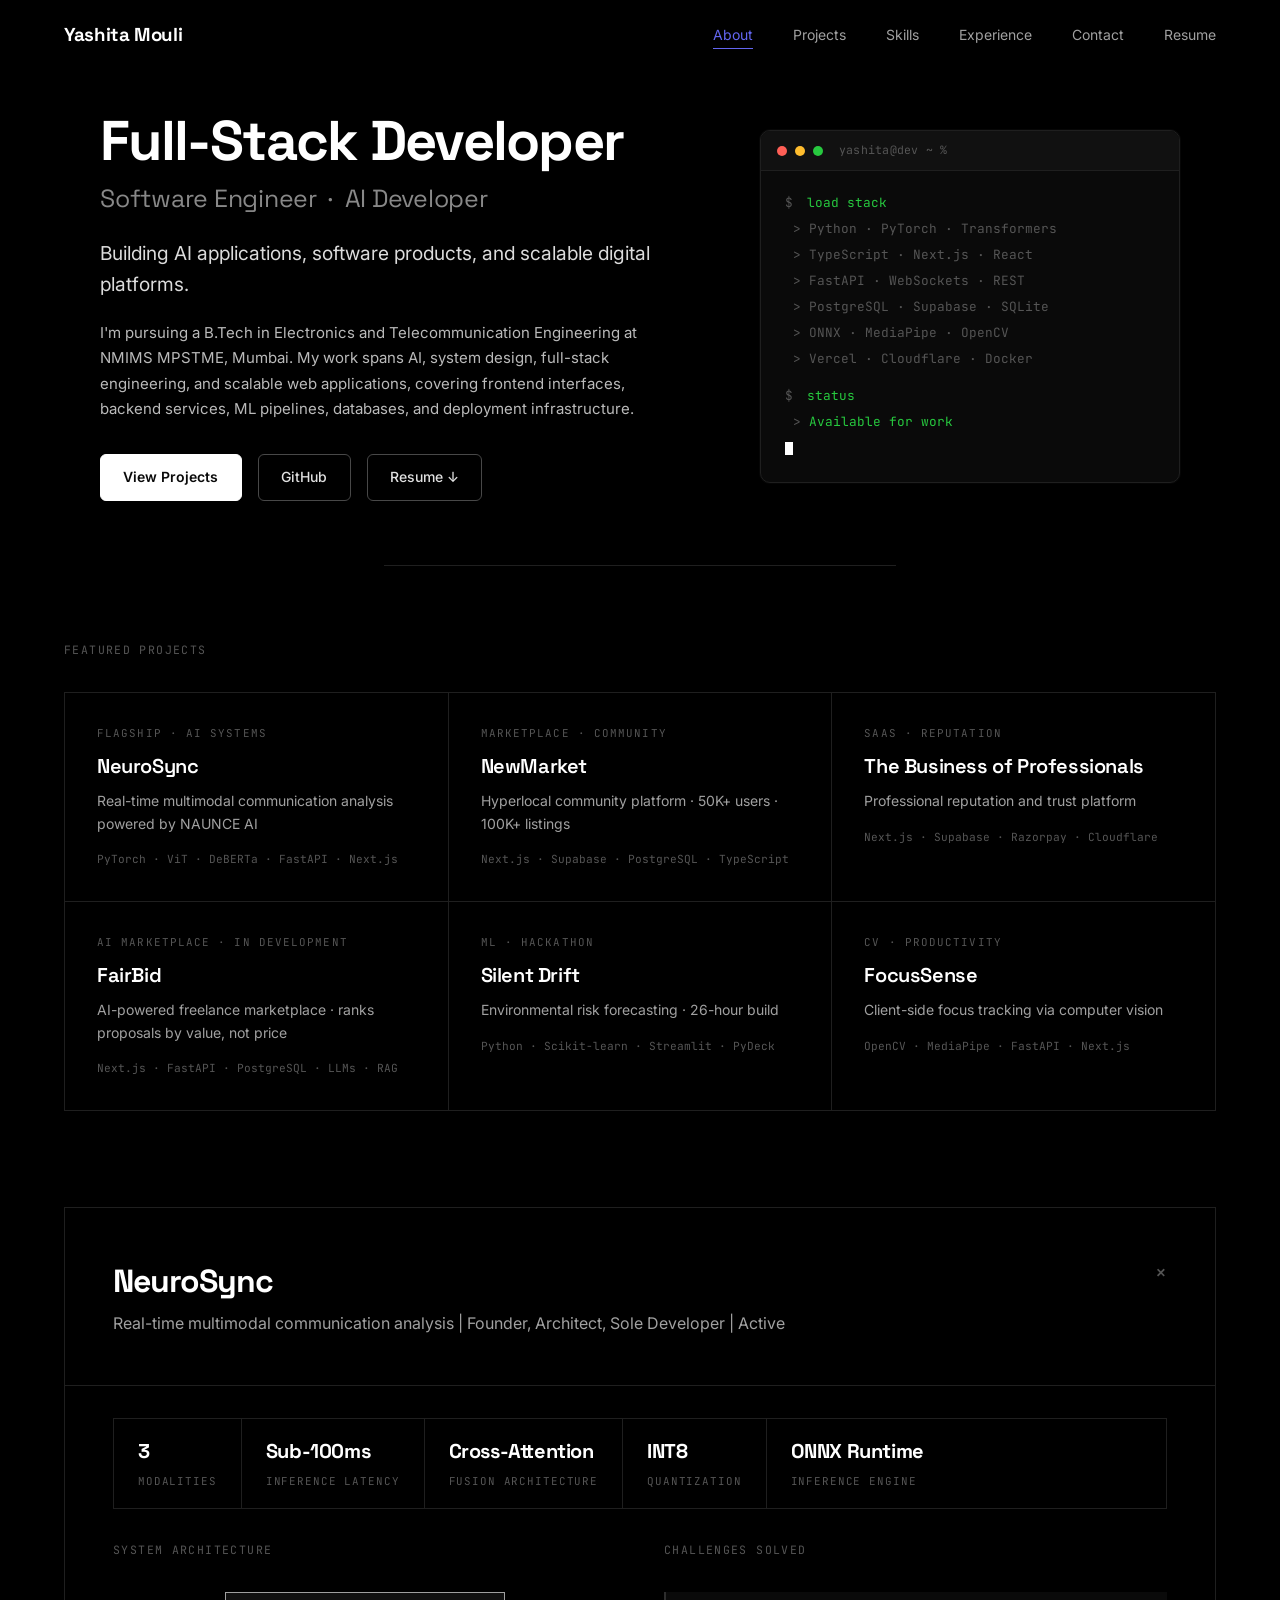
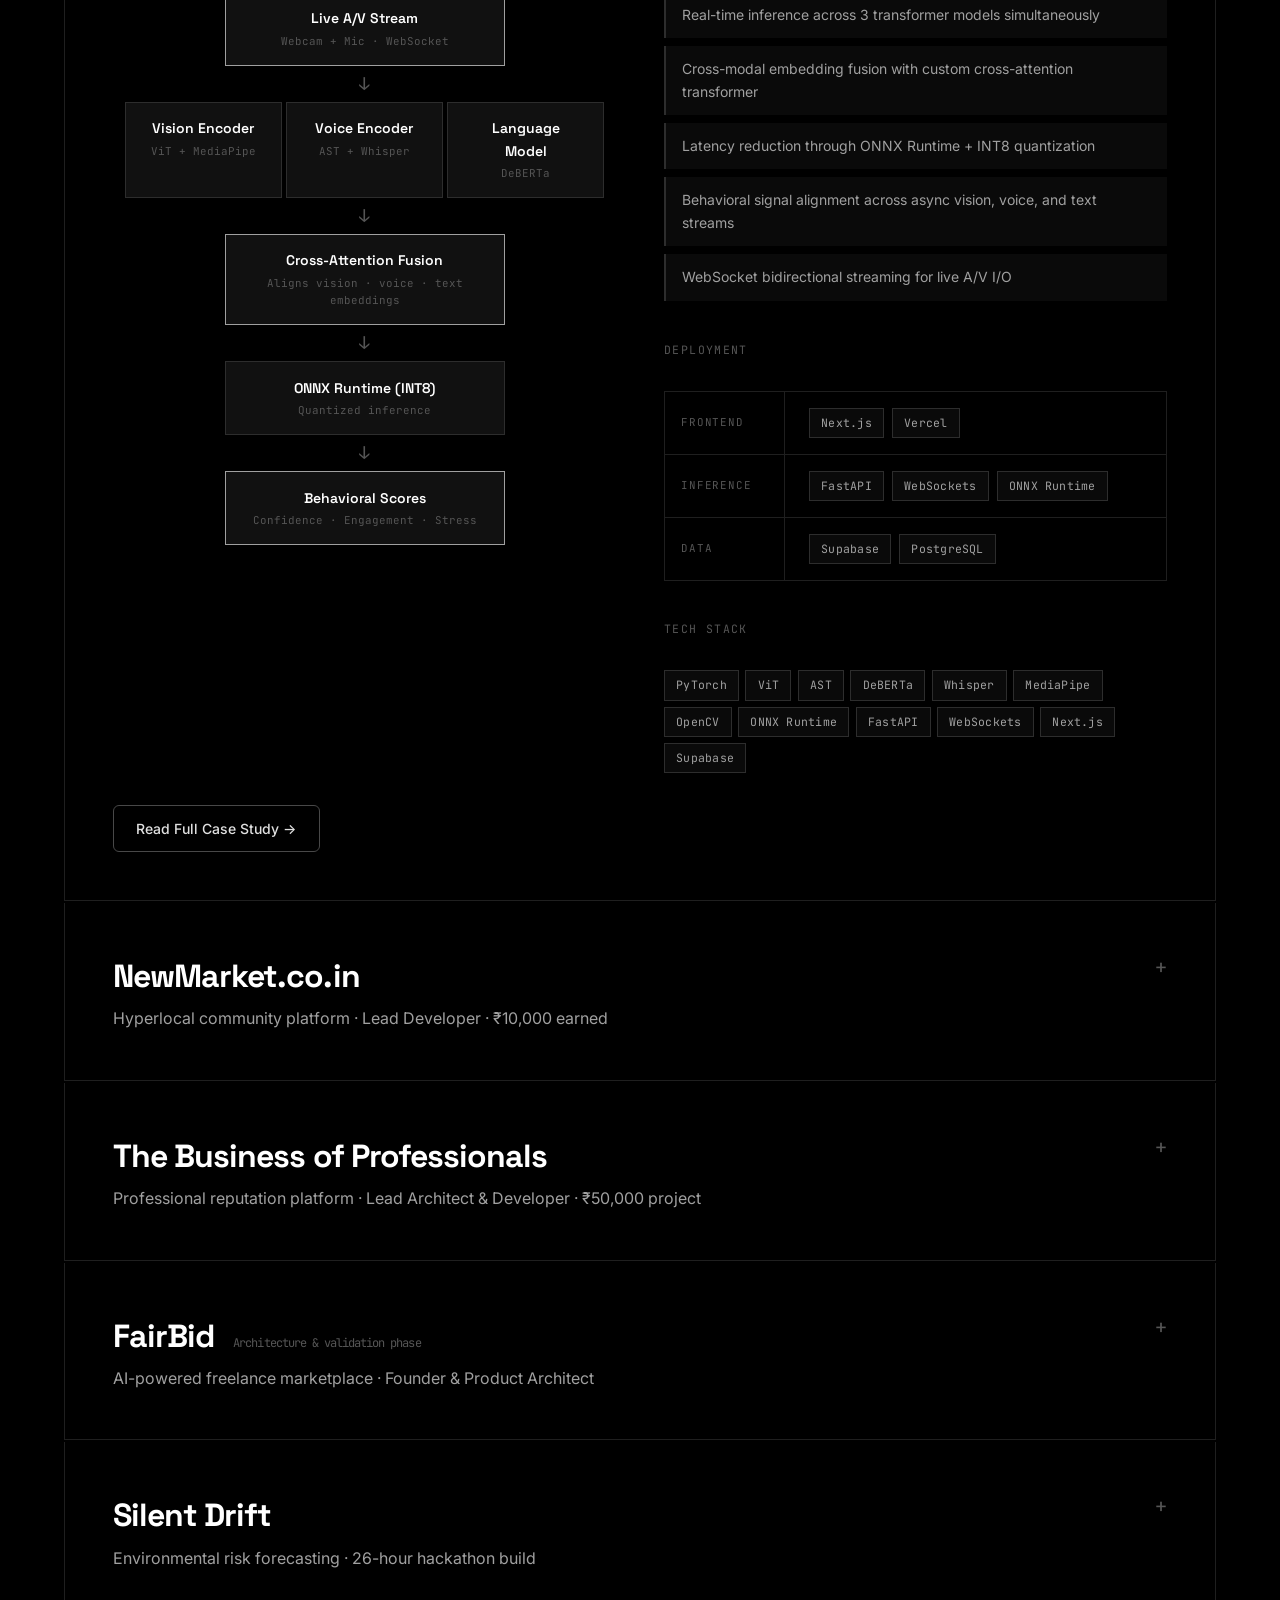
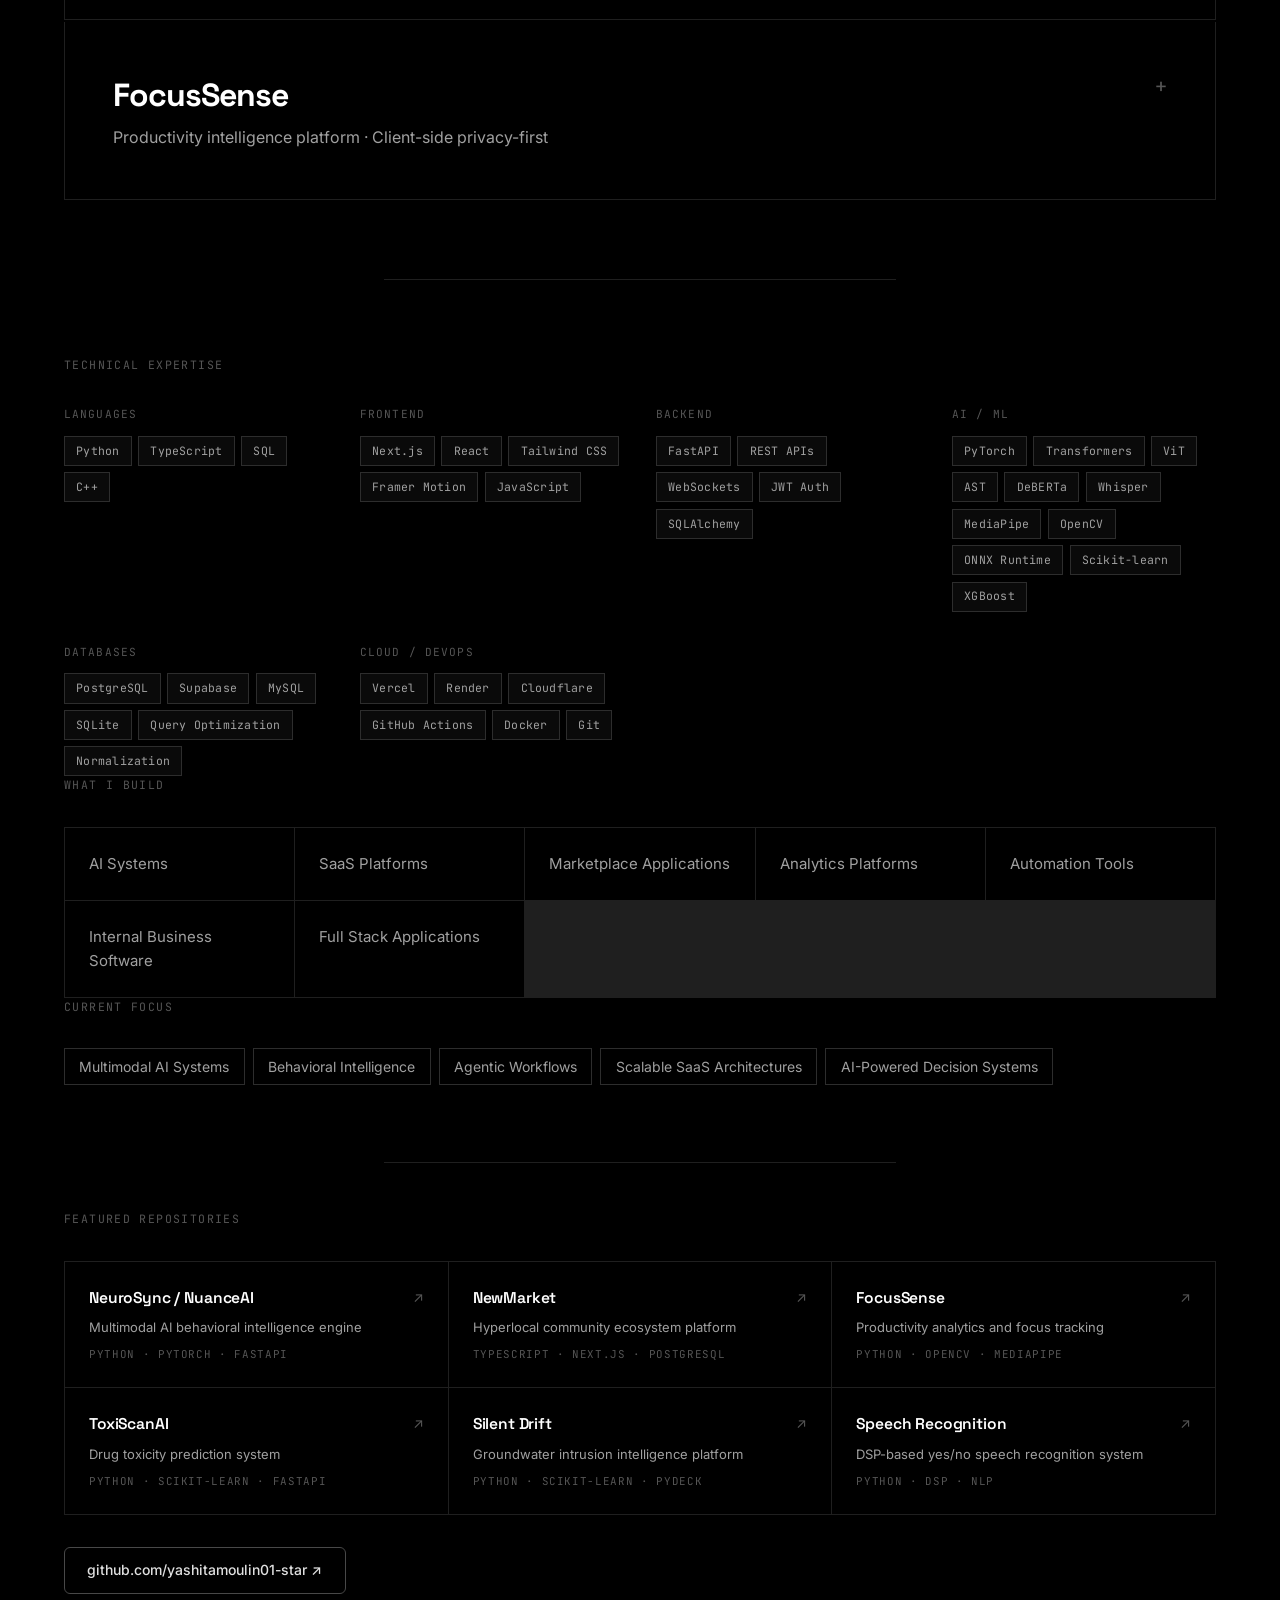
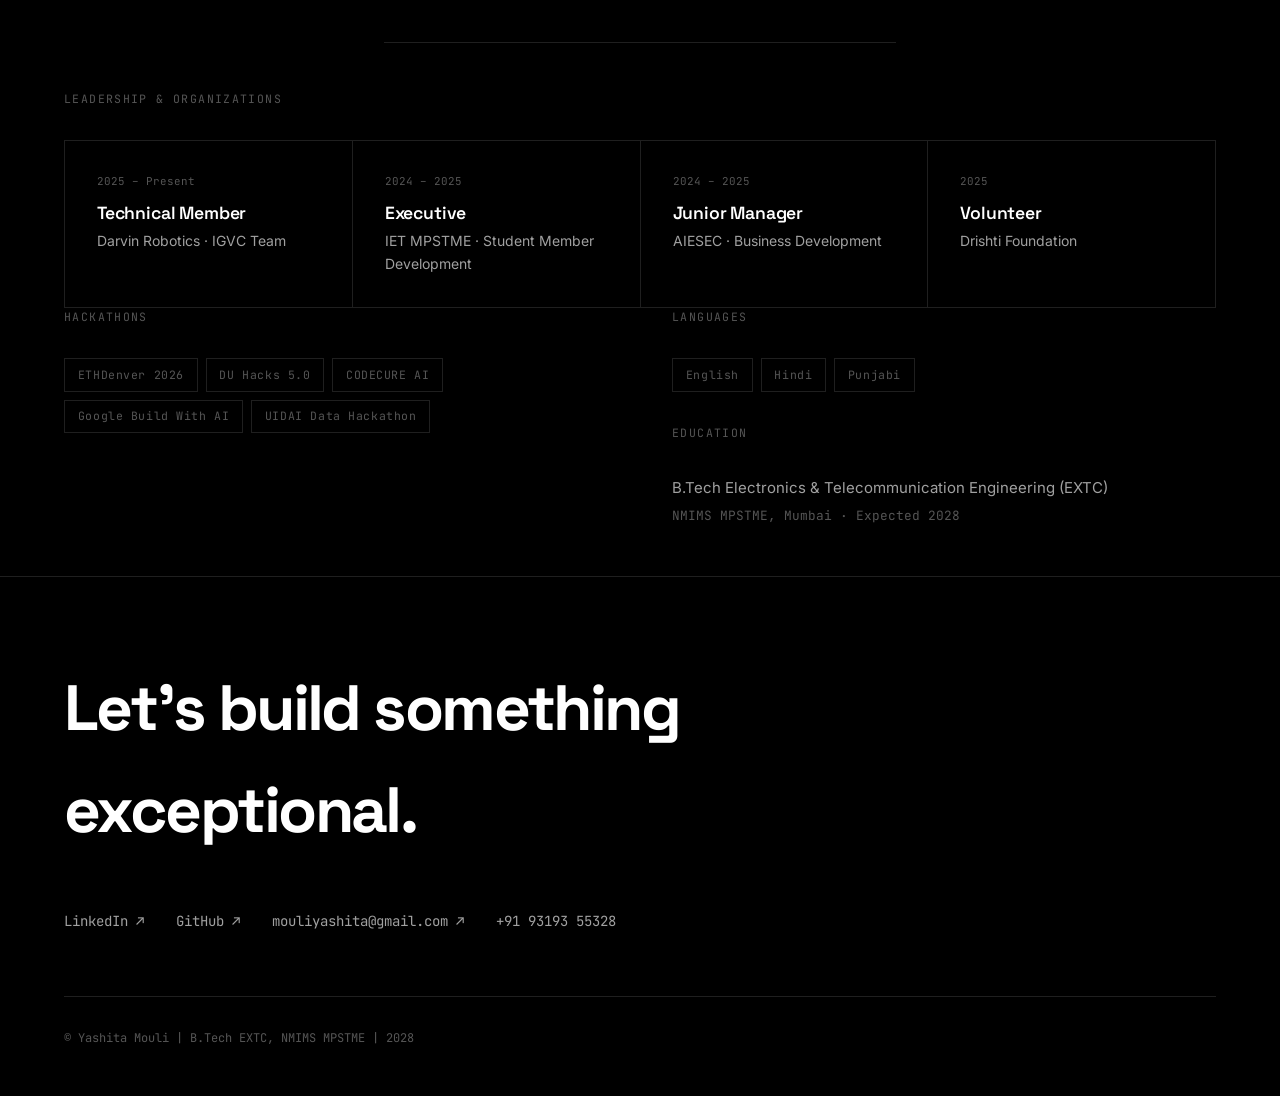
<file: index.html>
﻿<!DOCTYPE html>
<html lang="en">

<head>
    <meta charset="UTF-8">
    <meta name="viewport" content="width=device-width, initial-scale=1.0">
    <title>Yashita Mouli | Full-Stack Developer · Software Engineer · AI Developer</title>
    <meta name="description"
        content="Full-Stack Developer, Software Engineer, and AI Developer. Building AI applications, software products, and scalable digital platforms.">
    <link rel="preconnect" href="https://fonts.googleapis.com">
    <link rel="preconnect" href="https://fonts.gstatic.com" crossorigin>
    <link
        href="https://fonts.googleapis.com/css2?family=Space+Grotesk:wght@400;500;600;700&family=Inter:wght@400;500;600&family=JetBrains+Mono:wght@400;500&display=swap"
        rel="stylesheet">
    <link rel="stylesheet" href="style.css">
</head>

<body>

    <!-- ── Navbar ── -->
    <nav class="navbar" id="navbar">
        <span class="nav-logo">Yashita Mouli</span>
        <ul class="nav-links">
            <li><a href="#about" class="active">About</a></li>
            <li><a href="#projects">Projects</a></li>
            <li><a href="#expertise">Skills</a></li>
            <li><a href="#experience">Experience</a></li>
            <li><a href="#contact">Contact</a></li>
            <li><a href="resume.pdf" download="Yashita_Mouli_Resume.pdf">Resume</a></li>
        </ul>
        <button class="nav-hamburger" id="hamburger" aria-label="Toggle menu" aria-expanded="false">
            <span></span><span></span><span></span>
        </button>
    </nav>
    <div class="mobile-nav" id="mobile-nav">
        <a href="#about">About</a>
        <a href="#projects">Projects</a>
        <a href="#expertise">Skills</a>
        <a href="#experience">Experience</a>
        <a href="#contact">Contact</a>
        <a href="resume.pdf" download="Yashita_Mouli_Resume.pdf">Resume</a>
    </div>

    <!-- ══════════════════════════════════
         HERO
    ══════════════════════════════════ -->
    <section class="hero" id="about">
        <div class="container">
            <div class="hero-split">
                <div class="hero-inner">
                    <h1 class="hero-title">Full-Stack Developer</h1>
                    <p class="hero-role">Software Engineer &nbsp;&middot;&nbsp; AI Developer</p>
                    <p class="hero-desc">
                        Building AI applications, software products, and scalable digital platforms.
                    </p>
                    <div class="hero-about">
                        <p>
                            I'm pursuing a B.Tech in Electronics and Telecommunication Engineering at NMIMS MPSTME,
                            Mumbai. My work spans AI, system design, full-stack engineering, and scalable web
                            applications, covering frontend interfaces, backend services, ML pipelines, databases, and deployment infrastructure.
                        </p>
                    </div>
                    <div class="hero-cta">
                        <a href="#projects" class="btn btn-white">View Projects</a>
                        <a href="https://github.com/yashitamoulin01-star" target="_blank" rel="noopener"
                            class="btn btn-ghost">GitHub</a>
                        <a href="resume.pdf" download="Yashita_Mouli_Resume.pdf" class="btn btn-ghost">Resume
                            &#8595;</a>
                    </div>
                </div>
                <div class="terminal">
                    <div class="terminal-header">
                        <div class="terminal-dot"></div>
                        <div class="terminal-dot"></div>
                        <div class="terminal-dot"></div>
                        <span class="terminal-title">yashita@dev ~ %</span>
                    </div>
                    <div class="terminal-body">
                        <div class="terminal-line"><span class="t-prompt">$</span> <span class="highlight">load
                                stack</span></div>
                        <div class="terminal-line t-out">&gt; Python · PyTorch · Transformers</div>
                        <div class="terminal-line t-out">&gt; TypeScript · Next.js · React</div>
                        <div class="terminal-line t-out">&gt; FastAPI · WebSockets · REST</div>
                        <div class="terminal-line t-out">&gt; PostgreSQL · Supabase · SQLite</div>
                        <div class="terminal-line t-out">&gt; ONNX · MediaPipe · OpenCV</div>
                        <div class="terminal-line t-out">&gt; Vercel · Cloudflare · Docker</div>
                        <div class="terminal-line t-spacer"></div>
                        <div class="terminal-line"><span class="t-prompt">$</span> <span class="highlight">status</span>
                        </div>
                        <div class="terminal-line t-out">&gt; <span class="t-green">Available for work</span></div>
                        <div class="terminal-line"><span class="cursor"></span></div>
                    </div>
                </div>
            </div>
        </div>
    </section>

    <!-- ══════════════════════════════════
         PROJECT GRID OVERVIEW
    ══════════════════════════════════ -->
    <section id="projects" class="section">
        <div class="container">
            <p class="label">Featured Projects</p>
            <div class="projects-grid fade-in">
                <div class="project-thumb" onclick="openProject('neurosync')">
                    <span class="project-thumb-tag">Flagship · AI Systems</span>
                    <span class="project-thumb-name">NeuroSync</span>
                    <span class="project-thumb-desc">Real-time multimodal communication analysis powered by NAUNCE
                        AI</span>
                    <span class="project-thumb-stack">PyTorch · ViT · DeBERTa · FastAPI · Next.js</span>
                </div>
                <div class="project-thumb" onclick="openProject('newmarket')">
                    <span class="project-thumb-tag">Marketplace · Community</span>
                    <span class="project-thumb-name">NewMarket</span>
                    <span class="project-thumb-desc">Hyperlocal community platform · 50K+ users · 100K+ listings</span>
                    <span class="project-thumb-stack">Next.js · Supabase · PostgreSQL · TypeScript</span>
                </div>
                <div class="project-thumb" onclick="openProject('tbop')">
                    <span class="project-thumb-tag">SaaS · Reputation</span>
                    <span class="project-thumb-name">The Business of Professionals</span>
                    <span class="project-thumb-desc">Professional reputation and trust platform</span>
                    <span class="project-thumb-stack">Next.js · Supabase · Razorpay · Cloudflare</span>
                </div>
                <div class="project-thumb" onclick="openProject('fairbid')">
                    <span class="project-thumb-tag">AI Marketplace · In Development</span>
                    <span class="project-thumb-name">FairBid</span>
                    <span class="project-thumb-desc">AI-powered freelance marketplace · ranks proposals by value, not
                        price</span>
                    <span class="project-thumb-stack">Next.js · FastAPI · PostgreSQL · LLMs · RAG</span>
                </div>
                <div class="project-thumb" onclick="openProject('silentdrift')">
                    <span class="project-thumb-tag">ML · Hackathon</span>
                    <span class="project-thumb-name">Silent Drift</span>
                    <span class="project-thumb-desc">Environmental risk forecasting · 26-hour build</span>
                    <span class="project-thumb-stack">Python · Scikit-learn · Streamlit · PyDeck</span>
                </div>
                <div class="project-thumb" onclick="openProject('focussense')">
                    <span class="project-thumb-tag">CV · Productivity</span>
                    <span class="project-thumb-name">FocusSense</span>
                    <span class="project-thumb-desc">Client-side focus tracking via computer vision</span>
                    <span class="project-thumb-stack">OpenCV · MediaPipe · FastAPI · Next.js</span>
                </div>
            </div>

            <!-- ── Project Entries (expandable) ── -->

            <!-- NEUROSYNC -->
            <div class="project-entry" id="neurosync">
                <div class="project-entry-header" onclick="toggleProject('neurosync')">
                    <div>
                        <div class="entry-name">NeuroSync</div>
                        <div class="entry-tagline">Real-time multimodal communication analysis | Founder, Architect,
                            Sole Developer | Active</div>
                    </div>
                    <span class="entry-toggle">+</span>
                </div>
                <div class="project-entry-body">

                    <div class="metrics-strip">
                        <div class="metric-pill"><strong>3</strong><span>Modalities</span></div>
                        <div class="metric-pill"><strong>Sub-100ms</strong><span>Inference Latency</span></div>
                        <div class="metric-pill"><strong>Cross-Attention</strong><span>Fusion Architecture</span></div>
                        <div class="metric-pill"><strong>INT8</strong><span>Quantization</span></div>
                        <div class="metric-pill"><strong>ONNX Runtime</strong><span>Inference Engine</span></div>
                    </div>

                    <div class="project-cols">
                        <!-- Left: Architecture -->
                        <div>
                            <p class="label">System Architecture</p>
                            <div class="arch-diagram">
                                <div class="arch-node arch-highlight">
                                    <div class="arch-node-title">Live A/V Stream</div>
                                    <div class="arch-node-sub">Webcam + Mic · WebSocket</div>
                                </div>
                                <div class="arch-arrow">↓</div>
                                <div class="arch-parallel">
                                    <div class="arch-node">
                                        <div class="arch-node-title">Vision Encoder</div>
                                        <div class="arch-node-sub">ViT + MediaPipe</div>
                                    </div>
                                    <div class="arch-node">
                                        <div class="arch-node-title">Voice Encoder</div>
                                        <div class="arch-node-sub">AST + Whisper</div>
                                    </div>
                                    <div class="arch-node">
                                        <div class="arch-node-title">Language Model</div>
                                        <div class="arch-node-sub">DeBERTa</div>
                                    </div>
                                </div>
                                <div class="arch-arrow">↓</div>
                                <div class="arch-node arch-highlight">
                                    <div class="arch-node-title">Cross-Attention Fusion</div>
                                    <div class="arch-node-sub">Aligns vision · voice · text embeddings</div>
                                </div>
                                <div class="arch-arrow">↓</div>
                                <div class="arch-node">
                                    <div class="arch-node-title">ONNX Runtime (INT8)</div>
                                    <div class="arch-node-sub">Quantized inference</div>
                                </div>
                                <div class="arch-arrow">↓</div>
                                <div class="arch-node arch-highlight">
                                    <div class="arch-node-title">Behavioral Scores</div>
                                    <div class="arch-node-sub">Confidence · Engagement · Stress</div>
                                </div>
                            </div>
                        </div>

                        <!-- Right: Challenges + Stack -->
                        <div>
                            <p class="label">Challenges Solved</p>
                            <div class="challenges-list">
                                <div class="challenge-item">Real-time inference across 3 transformer models
                                    simultaneously</div>
                                <div class="challenge-item">Cross-modal embedding fusion with custom cross-attention
                                    transformer</div>
                                <div class="challenge-item">Latency reduction through ONNX Runtime + INT8 quantization
                                </div>
                                <div class="challenge-item">Behavioral signal alignment across async vision, voice, and
                                    text streams</div>
                                <div class="challenge-item">WebSocket bidirectional streaming for live A/V I/O</div>
                            </div>

                            <p class="label" style="margin-top: 2.5rem;">Deployment</p>
                            <div class="deploy-chain">
                                <div class="deploy-layer">
                                    <span class="deploy-layer-label">Frontend</span>
                                    <div class="deploy-layer-tech"><span class="chip">Next.js</span><span
                                            class="chip">Vercel</span></div>
                                </div>
                                <div class="deploy-layer">
                                    <span class="deploy-layer-label">Inference</span>
                                    <div class="deploy-layer-tech"><span class="chip">FastAPI</span><span
                                            class="chip">WebSockets</span><span class="chip">ONNX Runtime</span></div>
                                </div>
                                <div class="deploy-layer">
                                    <span class="deploy-layer-label">Data</span>
                                    <div class="deploy-layer-tech"><span class="chip">Supabase</span><span
                                            class="chip">PostgreSQL</span></div>
                                </div>
                            </div>

                            <p class="label" style="margin-top: 2.5rem;">Tech Stack</p>
                            <div class="chip-row">
                                <span class="chip">PyTorch</span><span class="chip">ViT</span><span
                                    class="chip">AST</span>
                                <span class="chip">DeBERTa</span><span class="chip">Whisper</span><span
                                    class="chip">MediaPipe</span>
                                <span class="chip">OpenCV</span><span class="chip">ONNX Runtime</span><span
                                    class="chip">FastAPI</span>
                                <span class="chip">WebSockets</span><span class="chip">Next.js</span><span
                                    class="chip">Supabase</span>
                            </div>
                        </div>
                    </div>
                    <div style="margin-top:2rem;">
                        <a href="case-neurosync.html" class="btn btn-ghost">Read Full Case Study →</a>
                    </div>
                </div>
            </div>

            <!-- NEWMARKET -->
            <div class="project-entry" id="newmarket">
                <div class="project-entry-header" onclick="toggleProject('newmarket')">
                    <div>
                        <div class="entry-name">NewMarket.co.in</div>
                        <div class="entry-tagline">Hyperlocal community platform · Lead Developer · ₹10,000 earned</div>
                    </div>
                    <span class="entry-toggle">+</span>
                </div>
                <div class="project-entry-body">

                    <div class="screenshot-area screenshot-gradient-nm" id="nm-shot">
                        <img src="img/newmarket.png" alt="NewMarket.co.in dashboard"
                             style="width:100%;height:100%;object-fit:cover;object-position:top left;display:block;"
                             onerror="this.style.display='none'; document.getElementById('nm-label').style.display='flex';">
                        <span class="screenshot-label" id="nm-label" style="display:none;">Save screenshot → img/newmarket.png</span>
                    </div>

                    <div class="metrics-strip">
                        <div class="metric-pill"><strong>50K+</strong><span>Users</span></div>
                        <div class="metric-pill"><strong>100K+</strong><span>Listings</span></div>
                        <div class="metric-pill"><strong>Sub-200ms</strong><span>Query Response</span></div>
                        <div class="metric-pill"><strong>99.2%</strong><span>Uptime</span></div>
                        <div class="metric-pill"><strong>Bilingual</strong><span>Platform</span></div>
                    </div>

                    <div class="project-cols">
                        <!-- DB Schema -->
                        <div>
                            <p class="label">Database Architecture</p>
                            <div class="db-schema">
                                <div class="db-table">
                                    <div class="db-table-head">users</div>
                                    <div class="db-table-body">
                                        <div class="db-field"><span class="pk">id, role, auth_id</span></div>
                                        <div class="db-field">profile, locale</div>
                                    </div>
                                </div>
                                <div class="db-table">
                                    <div class="db-table-head">listings</div>
                                    <div class="db-table-body">
                                        <div class="db-field"><span class="pk">id, type, user_id</span></div>
                                        <div class="db-field">jobs · properties · news</div>
                                    </div>
                                </div>
                                <div class="db-table">
                                    <div class="db-table-head">comments</div>
                                    <div class="db-table-body">
                                        <div class="db-field"><span class="pk">id</span> <span class="fk">listing_id,
                                                user_id</span></div>
                                        <div class="db-field">nested · anonymous</div>
                                    </div>
                                </div>
                                <div class="db-table">
                                    <div class="db-table-head">moderation</div>
                                    <div class="db-table-body">
                                        <div class="db-field"><span class="pk">id</span> <span
                                                class="fk">report_id</span></div>
                                        <div class="db-field">status · action · queue</div>
                                    </div>
                                </div>
                            </div>
                        </div>

                        <!-- Challenges + Deploy -->
                        <div>
                            <p class="label">Challenges Solved</p>
                            <div class="challenges-list">
                                <div class="challenge-item">Schema normalization + indexing to hit sub-200ms at 100K+
                                    listings</div>
                                <div class="challenge-item">Role-based access control with JWT and Supabase RLS policies
                                </div>
                                <div class="challenge-item">Automated moderation pipeline with reporting queue</div>
                                <div class="challenge-item">Nested comment threads with anonymous posting</div>
                                <div class="challenge-item">SEO layer for hyperlocal discoverability</div>
                            </div>

                            <p class="label" style="margin-top:2.5rem;">Deployment</p>
                            <div class="deploy-chain">
                                <div class="deploy-layer">
                                    <span class="deploy-layer-label">Frontend</span>
                                    <div class="deploy-layer-tech"><span class="chip">Next.js + TS</span><span
                                            class="chip">Vercel</span></div>
                                </div>
                                <div class="deploy-layer">
                                    <span class="deploy-layer-label">Backend</span>
                                    <div class="deploy-layer-tech"><span class="chip">Supabase Edge
                                            Functions</span><span class="chip">JWT</span></div>
                                </div>
                                <div class="deploy-layer">
                                    <span class="deploy-layer-label">Database</span>
                                    <div class="deploy-layer-tech"><span class="chip">PostgreSQL</span><span
                                            class="chip">Normalized + Indexed</span></div>
                                </div>
                            </div>
                        </div>
                    </div>
                    <div style="margin-top:2rem;">
                        <a href="case-newmarket.html" class="btn btn-ghost">Read Full Case Study →</a>
                    </div>
                </div>
            </div>

            <!-- THE BUSINESS OF PROFESSIONALS -->
            <div class="project-entry" id="tbop">
                <div class="project-entry-header" onclick="toggleProject('tbop')">
                    <div>
                        <div class="entry-name">The Business of Professionals</div>
                        <div class="entry-tagline">Professional reputation platform · Lead Architect & Developer ·
                            ₹50,000 project</div>
                    </div>
                    <span class="entry-toggle">+</span>
                </div>
                <div class="project-entry-body">

                    <div class="metrics-strip">
                        <div class="metric-pill"><strong>Multi-Tenant</strong><span>SaaS Architecture</span></div>
                        <div class="metric-pill"><strong>RLS</strong><span>Row-Level Security</span></div>
                        <div class="metric-pill"><strong>Zero-Downtime</strong><span>Deployment</span></div>
                        <div class="metric-pill"><strong>Razorpay</strong><span>Payment Integration</span></div>
                    </div>

                    <div class="project-cols">
                        <div>
                            <p class="label">Deployment Architecture</p>
                            <div class="arch-diagram">
                                <div class="arch-node arch-highlight">
                                    <div class="arch-node-title">Next.js Frontend</div>
                                    <div class="arch-node-sub">App Router</div>
                                </div>
                                <div class="arch-arrow">↓</div>
                                <div class="arch-node">
                                    <div class="arch-node-title">Vercel</div>
                                    <div class="arch-node-sub">Edge Network</div>
                                </div>
                                <div class="arch-arrow">↓</div>
                                <div class="arch-node">
                                    <div class="arch-node-title">Cloudflare</div>
                                    <div class="arch-node-sub">DDoS · WAF · CDN</div>
                                </div>
                                <div class="arch-arrow">↓</div>
                                <div class="arch-node arch-highlight">
                                    <div class="arch-node-title">Supabase</div>
                                    <div class="arch-node-sub">Auth + PostgreSQL + RLS</div>
                                </div>
                                <div class="arch-arrow">↓</div>
                                <div class="arch-node">
                                    <div class="arch-node-title">Razorpay</div>
                                    <div class="arch-node-sub">Payment Gateway</div>
                                </div>
                            </div>
                        </div>
                        <div>
                            <p class="label">Challenges Solved</p>
                            <div class="challenges-list">
                                <div class="challenge-item">Multi-tenant isolation with PostgreSQL Row Level Security
                                </div>
                                <div class="challenge-item">Peer rating system with fraud-resistant trust scoring
                                    algorithm</div>
                                <div class="challenge-item">Reputation analytics layer for recruiter discovery</div>
                                <div class="challenge-item">Admin moderation dashboard with escalation workflows</div>
                                <div class="challenge-item">Razorpay subscription billing with webhook-driven state sync
                                </div>
                            </div>
                            <p class="label" style="margin-top:2.5rem;">Features</p>
                            <div class="chip-row">
                                <span class="chip">Verified Profiles</span><span class="chip">Peer Ratings</span>
                                <span class="chip">Trust Scoring</span><span class="chip">Recruiter Dashboard</span>
                                <span class="chip">Reputation Analytics</span><span class="chip">Admin Moderation</span>
                            </div>
                        </div>
                    </div>
                    <div style="margin-top:2rem;">
                        <a href="case-tbop.html" class="btn btn-ghost">Read Full Case Study →</a>
                    </div>
                </div>
            </div>

            <!-- FAIRBID -->
            <div class="project-entry" id="fairbid">
                <div class="project-entry-header" onclick="toggleProject('fairbid')">
                    <div>
                        <div class="entry-name">FairBid <span
                                style="font-size:0.75rem; color: var(--fg-3); font-family: var(--font-mono); font-weight:400; margin-left:0.75rem;">Architecture
                                & validation phase</span></div>
                        <div class="entry-tagline">AI-powered freelance marketplace · Founder & Product Architect</div>
                    </div>
                    <span class="entry-toggle">+</span>
                </div>
                <div class="project-entry-body">
                    <div class="metrics-strip">
                        <div class="metric-pill"><strong>LLM</strong><span>Proposal Evaluation</span></div>
                        <div class="metric-pill"><strong>RAG</strong><span>Retrieval Augmented</span></div>
                        <div class="metric-pill"><strong>Vector Search</strong><span>Semantic Matching</span></div>
                        <div class="metric-pill"><strong>Trust Layer</strong><span>Reputation Engine</span></div>
                    </div>
                    <div class="project-cols">
                        <div>
                            <p class="label">AI Pipeline</p>
                            <div class="arch-diagram">
                                <div class="arch-node">
                                    <div class="arch-node-title">Freelance Proposal Input</div>
                                    <div class="arch-node-sub">Scope · Timeline · Price</div>
                                </div>
                                <div class="arch-arrow">↓</div>
                                <div class="arch-node arch-highlight">
                                    <div class="arch-node-title">LLM Evaluation Engine</div>
                                    <div class="arch-node-sub">Technical depth · Feasibility · Risk scoring</div>
                                </div>
                                <div class="arch-arrow">↓</div>
                                <div class="arch-node">
                                    <div class="arch-node-title">RAG + Vector Search</div>
                                    <div class="arch-node-sub">Historical grounding · Semantic retrieval</div>
                                </div>
                                <div class="arch-arrow">↓</div>
                                <div class="arch-node arch-highlight">
                                    <div class="arch-node-title">Value Score Output</div>
                                    <div class="arch-node-sub">Ranked by quality, not price</div>
                                </div>
                            </div>
                        </div>
                        <div>
                            <p class="label">Technology Direction</p>
                            <div class="chip-row">
                                <span class="chip">Next.js</span><span class="chip">FastAPI</span>
                                <span class="chip">PostgreSQL</span><span class="chip">Supabase</span>
                                <span class="chip">Vector Search</span><span class="chip">RAG</span>
                                <span class="chip">LLMs</span><span class="chip">AI Agents</span>
                            </div>
                            <p style="color: var(--fg-3); font-size: 0.875rem; margin-top:1.5rem; font-style: italic;">
                                The architecture, marketplace workflows, AI evaluation pipeline, trust layer, and
                                proposal-analysis engine have been designed. Full production platform not yet deployed.
                            </p>
                        </div>
                    </div>
                </div>
            </div>

            <!-- SILENT DRIFT -->
            <div class="project-entry" id="silentdrift">
                <div class="project-entry-header" onclick="toggleProject('silentdrift')">
                    <div>
                        <div class="entry-name">Silent Drift</div>
                        <div class="entry-tagline">Environmental risk forecasting · 26-hour hackathon build</div>
                    </div>
                    <span class="entry-toggle">+</span>
                </div>
                <div class="project-entry-body">
                    <div class="metrics-strip">
                        <div class="metric-pill"><strong>26h</strong><span>Build Time</span></div>
                        <div class="metric-pill"><strong>IRI</strong><span>Intrusion Risk Index</span></div>
                        <div class="metric-pill"><strong>3D Maps</strong><span>PyDeck Visualization</span></div>
                        <div class="metric-pill"><strong>Auto</strong><span>Policy Report Gen</span></div>
                    </div>
                    <div class="project-cols">
                        <div>
                            <p class="label">Challenges Solved</p>
                            <div class="challenges-list">
                                <div class="challenge-item">ML model for groundwater salinity intrusion prediction</div>
                                <div class="challenge-item">Intrusion Risk Index (IRI) metric design and calibration
                                </div>
                                <div class="challenge-item">3D geospatial risk visualization with PyDeck</div>
                                <div class="challenge-item">Automated policy report generation via ReportLab</div>
                            </div>
                        </div>
                        <div>
                            <p class="label">Stack</p>
                            <div class="chip-row">
                                <span class="chip">Python</span><span class="chip">Pandas</span>
                                <span class="chip">Scikit-learn</span><span class="chip">Plotly</span>
                                <span class="chip">PyDeck</span><span class="chip">ReportLab</span>
                                <span class="chip">Streamlit</span>
                            </div>
                        </div>
                    </div>
                    <div style="margin-top:2rem;">
                        <a href="case-silentdrift.html" class="btn btn-ghost">Read Full Case Study →</a>
                    </div>
                </div>
            </div>

            <!-- FOCUSSENSE -->
            <div class="project-entry" id="focussense">
                <div class="project-entry-header" onclick="toggleProject('focussense')">
                    <div>
                        <div class="entry-name">FocusSense</div>
                        <div class="entry-tagline">Productivity intelligence platform · Client-side privacy-first</div>
                    </div>
                    <span class="entry-toggle">+</span>
                </div>
                <div class="project-entry-body">
                    <div class="metrics-strip">
                        <div class="metric-pill"><strong>100%</strong><span>Client-Side Processing</span></div>
                        <div class="metric-pill"><strong>Zero</strong><span>Data Sent to Server</span></div>
                        <div class="metric-pill"><strong>CV-based</strong><span>Focus Tracking</span></div>
                    </div>
                    <div class="project-cols">
                        <div>
                            <p class="label">Challenges Solved</p>
                            <div class="challenges-list">
                                <div class="challenge-item">On-device computer vision via OpenCV and MediaPipe with no
                                    server calls</div>
                                <div class="challenge-item">Head pose and eye tracking for real-time focus state
                                    inference</div>
                                <div class="challenge-item">Explainable focus scoring with distraction pattern analysis
                                </div>
                                <div class="challenge-item">SQLite-backed session history for longitudinal analytics
                                </div>
                            </div>
                        </div>
                        <div>
                            <p class="label">Stack</p>
                            <div class="chip-row">
                                <span class="chip">Python</span><span class="chip">FastAPI</span>
                                <span class="chip">SQLite</span><span class="chip">OpenCV</span>
                                <span class="chip">MediaPipe</span><span class="chip">Pandas</span>
                                <span class="chip">Next.js</span><span class="chip">TypeScript</span>
                                <span class="chip">Tailwind CSS</span>
                            </div>
                        </div>
                    </div>
                    <div style="margin-top:2rem;">
                        <a href="case-focussense.html" class="btn btn-ghost">Read Full Case Study →</a>
                    </div>
                </div>
            </div>

        </div>
    </section>

    <hr class="divider">

    <!-- ══════════════════════════════════
         EXPERTISE
    ══════════════════════════════════ -->
    <section id="expertise" class="section">
        <div class="container">
            <p class="label">Technical Expertise</p>
            <div class="skills-grid fade-in">
                <div class="skill-group">
                    <span class="skill-group-label">Languages</span>
                    <div class="chip-row">
                        <span class="chip">Python</span>
                        <span class="chip">TypeScript</span>
                        <span class="chip">SQL</span>
                        <span class="chip">C++</span>
                    </div>
                </div>
                <div class="skill-group">
                    <span class="skill-group-label">Frontend</span>
                    <div class="chip-row">
                        <span class="chip">Next.js</span>
                        <span class="chip">React</span>
                        <span class="chip">Tailwind CSS</span>
                        <span class="chip">Framer Motion</span>
                        <span class="chip">JavaScript</span>
                    </div>
                </div>
                <div class="skill-group">
                    <span class="skill-group-label">Backend</span>
                    <div class="chip-row">
                        <span class="chip">FastAPI</span>
                        <span class="chip">REST APIs</span>
                        <span class="chip">WebSockets</span>
                        <span class="chip">JWT Auth</span>
                        <span class="chip">SQLAlchemy</span>
                    </div>
                </div>
                <div class="skill-group">
                    <span class="skill-group-label">AI / ML</span>
                    <div class="chip-row">
                        <span class="chip">PyTorch</span>
                        <span class="chip">Transformers</span>
                        <span class="chip">ViT</span>
                        <span class="chip">AST</span>
                        <span class="chip">DeBERTa</span>
                        <span class="chip">Whisper</span>
                        <span class="chip">MediaPipe</span>
                        <span class="chip">OpenCV</span>
                        <span class="chip">ONNX Runtime</span>
                        <span class="chip">Scikit-learn</span>
                        <span class="chip">XGBoost</span>
                    </div>
                </div>
                <div class="skill-group">
                    <span class="skill-group-label">Databases</span>
                    <div class="chip-row">
                        <span class="chip">PostgreSQL</span>
                        <span class="chip">Supabase</span>
                        <span class="chip">MySQL</span>
                        <span class="chip">SQLite</span>
                        <span class="chip">Query Optimization</span>
                        <span class="chip">Normalization</span>
                    </div>
                </div>
                <div class="skill-group">
                    <span class="skill-group-label">Cloud / DevOps</span>
                    <div class="chip-row">
                        <span class="chip">Vercel</span>
                        <span class="chip">Render</span>
                        <span class="chip">Cloudflare</span>
                        <span class="chip">GitHub Actions</span>
                        <span class="chip">Docker</span>
                        <span class="chip">Git</span>
                    </div>
                </div>
            </div>

            <hr class="divider" style="margin: 5rem 0;">

            <!-- What I Build -->
            <p class="label">What I Build</p>
            <div class="build-list fade-in">
                <div class="build-item">AI Systems</div>
                <div class="build-item">SaaS Platforms</div>
                <div class="build-item">Marketplace Applications</div>
                <div class="build-item">Analytics Platforms</div>
                <div class="build-item">Automation Tools</div>
                <div class="build-item">Internal Business Software</div>
                <div class="build-item">Full Stack Applications</div>
            </div>

            <hr class="divider" style="margin: 5rem 0;">

            <!-- Current Focus -->
            <p class="label">Current Focus</p>
            <div class="focus-tags fade-in">
                <span class="focus-tag">Multimodal AI Systems</span>
                <span class="focus-tag">Behavioral Intelligence</span>
                <span class="focus-tag">Agentic Workflows</span>
                <span class="focus-tag">Scalable SaaS Architectures</span>
                <span class="focus-tag">AI-Powered Decision Systems</span>
            </div>
        </div>
    </section>

    <hr class="divider">

    <!-- ══════════════════════════════════
         FEATURED REPOSITORIES
    ══════════════════════════════════ -->
    <section class="section-sm">
        <div class="container">
            <p class="label">Featured Repositories</p>
            <div class="repo-grid fade-in">
                <a href="https://github.com/yashitamoulin01-star" target="_blank" rel="noopener" class="repo-card">
                    <div class="repo-card-top">
                        <span class="repo-name">NeuroSync / NuanceAI</span>
                        <span class="repo-arrow">↗</span>
                    </div>
                    <p class="repo-desc">Multimodal AI behavioral intelligence engine</p>
                    <span class="repo-lang">Python · PyTorch · FastAPI</span>
                </a>
                <a href="https://github.com/yashitamoulin01-star" target="_blank" rel="noopener" class="repo-card">
                    <div class="repo-card-top">
                        <span class="repo-name">NewMarket</span>
                        <span class="repo-arrow">↗</span>
                    </div>
                    <p class="repo-desc">Hyperlocal community ecosystem platform</p>
                    <span class="repo-lang">TypeScript · Next.js · PostgreSQL</span>
                </a>
                <a href="https://github.com/yashitamoulin01-star" target="_blank" rel="noopener" class="repo-card">
                    <div class="repo-card-top">
                        <span class="repo-name">FocusSense</span>
                        <span class="repo-arrow">↗</span>
                    </div>
                    <p class="repo-desc">Productivity analytics and focus tracking</p>
                    <span class="repo-lang">Python · OpenCV · MediaPipe</span>
                </a>
                <a href="https://github.com/yashitamoulin01-star" target="_blank" rel="noopener" class="repo-card">
                    <div class="repo-card-top">
                        <span class="repo-name">ToxiScanAI</span>
                        <span class="repo-arrow">↗</span>
                    </div>
                    <p class="repo-desc">Drug toxicity prediction system</p>
                    <span class="repo-lang">Python · Scikit-learn · FastAPI</span>
                </a>
                <a href="https://github.com/yashitamoulin01-star" target="_blank" rel="noopener" class="repo-card">
                    <div class="repo-card-top">
                        <span class="repo-name">Silent Drift</span>
                        <span class="repo-arrow">↗</span>
                    </div>
                    <p class="repo-desc">Groundwater intrusion intelligence platform</p>
                    <span class="repo-lang">Python · Scikit-learn · PyDeck</span>
                </a>
                <a href="https://github.com/yashitamoulin01-star" target="_blank" rel="noopener" class="repo-card">
                    <div class="repo-card-top">
                        <span class="repo-name">Speech Recognition</span>
                        <span class="repo-arrow">↗</span>
                    </div>
                    <p class="repo-desc">DSP-based yes/no speech recognition system</p>
                    <span class="repo-lang">Python · DSP · NLP</span>
                </a>
            </div>
            <div style="margin-top: 2rem;">
                <a href="https://github.com/yashitamoulin01-star" target="_blank" rel="noopener"
                    class="btn btn-ghost">github.com/yashitamoulin01-star ↗</a>
            </div>
        </div>
    </section>

    <hr class="divider">

    <!-- ══════════════════════════════════
         EXPERIENCE
    ══════════════════════════════════ -->
    <section id="experience" class="section-sm">
        <div class="container">
            <p class="label">Leadership & Organizations</p>
            <div class="leadership-grid fade-in">
                <div class="leadership-card">
                    <div class="leadership-date">2025 – Present</div>
                    <div class="leadership-title">Technical Member</div>
                    <div class="leadership-org">Darvin Robotics · IGVC Team</div>
                </div>
                <div class="leadership-card">
                    <div class="leadership-date">2024 – 2025</div>
                    <div class="leadership-title">Executive</div>
                    <div class="leadership-org">IET MPSTME · Student Member Development</div>
                </div>
                <div class="leadership-card">
                    <div class="leadership-date">2024 – 2025</div>
                    <div class="leadership-title">Junior Manager</div>
                    <div class="leadership-org">AIESEC · Business Development</div>
                </div>
                <div class="leadership-card">
                    <div class="leadership-date">2025</div>
                    <div class="leadership-title">Volunteer</div>
                    <div class="leadership-org">Drishti Foundation</div>
                </div>
            </div>

            <hr class="divider" style="margin: 4rem 0;">

            <div style="display: grid; grid-template-columns: 1fr 1fr; gap: 4rem;">
                <div>
                    <p class="label">Hackathons</p>
                    <div class="tag-cloud fade-in">
                        <span class="tag-item">ETHDenver 2026</span>
                        <span class="tag-item">DU Hacks 5.0</span>
                        <span class="tag-item">CODECURE AI</span>
                        <span class="tag-item">Google Build With AI</span>
                        <span class="tag-item">UIDAI Data Hackathon</span>
                    </div>
                </div>
                <div>
                    <p class="label">Languages</p>
                    <div class="tag-cloud fade-in">
                        <span class="tag-item">English</span>
                        <span class="tag-item">Hindi</span>
                        <span class="tag-item">Punjabi</span>
                    </div>
                    <p class="label" style="margin-top:2rem;">Education</p>
                    <p style="color: var(--fg-2); font-size: 0.9375rem; line-height:1.8;">
                        B.Tech Electronics &amp; Telecommunication Engineering (EXTC)<br>
                        <span style="color: var(--fg-3); font-family: var(--font-mono); font-size: 0.8rem;">NMIMS
                            MPSTME, Mumbai · Expected 2028</span>
                    </p>
                </div>
            </div>
        </div>
    </section>

    <!-- ══════════════════════════════════
         FOOTER / CONTACT
    ══════════════════════════════════ -->
    <footer id="contact">
        <div class="footer-inner">
            <p class="footer-statement">Let's build something exceptional.</p>
            <div class="footer-links">
                <a href="https://linkedin.com/in/yashita-mouli" class="footer-link">LinkedIn ↗</a>
                <a href="https://github.com/yashitamoulin01-star" class="footer-link">GitHub ↗</a>
                <a href="mailto:mouliyashita@gmail.com" class="footer-link">mouliyashita@gmail.com ↗</a>
                <a href="tel:+919319355328" class="footer-link">+91 93193 55328</a>
            </div>
            <div class="footer-bottom">
                &copy; Yashita Mouli | B.Tech EXTC, NMIMS MPSTME | 2028
            </div>
        </div>
    </footer>

    <script src="script.js"></script>
</body>

</html>
</file>
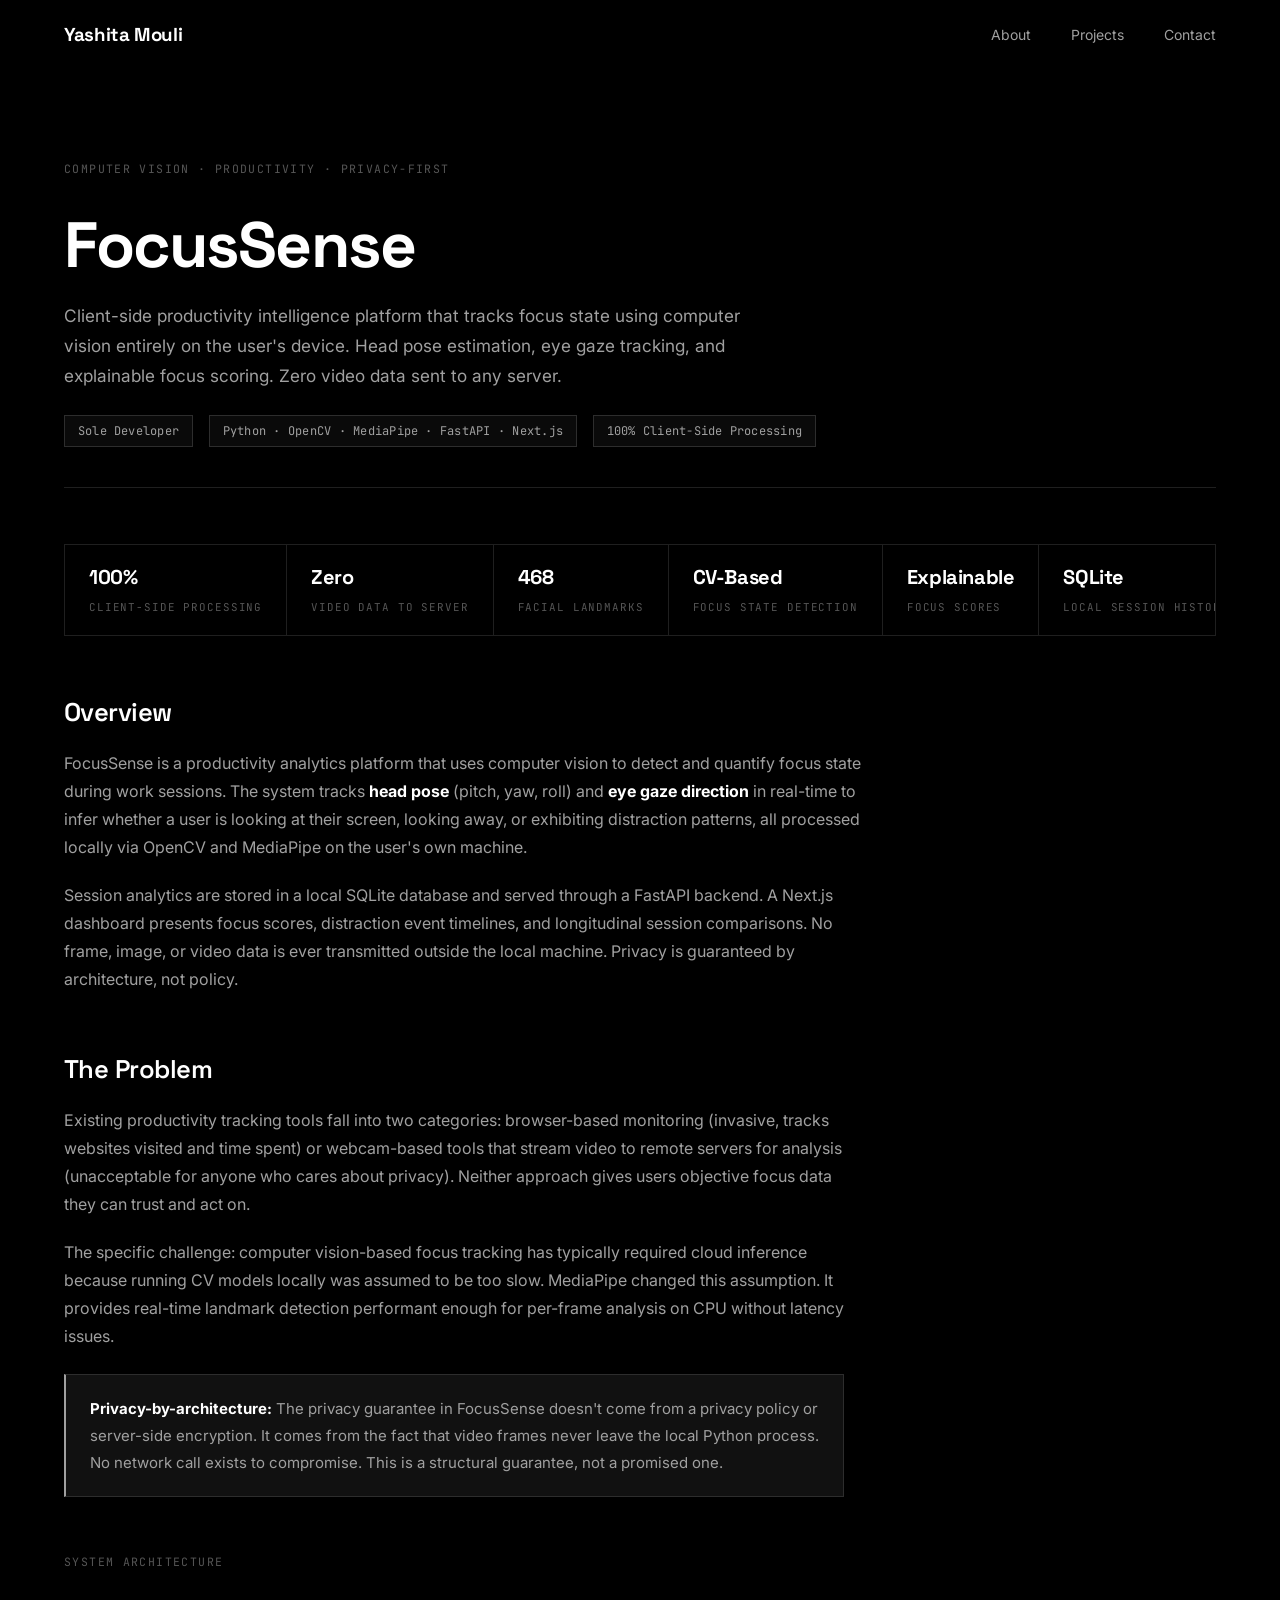
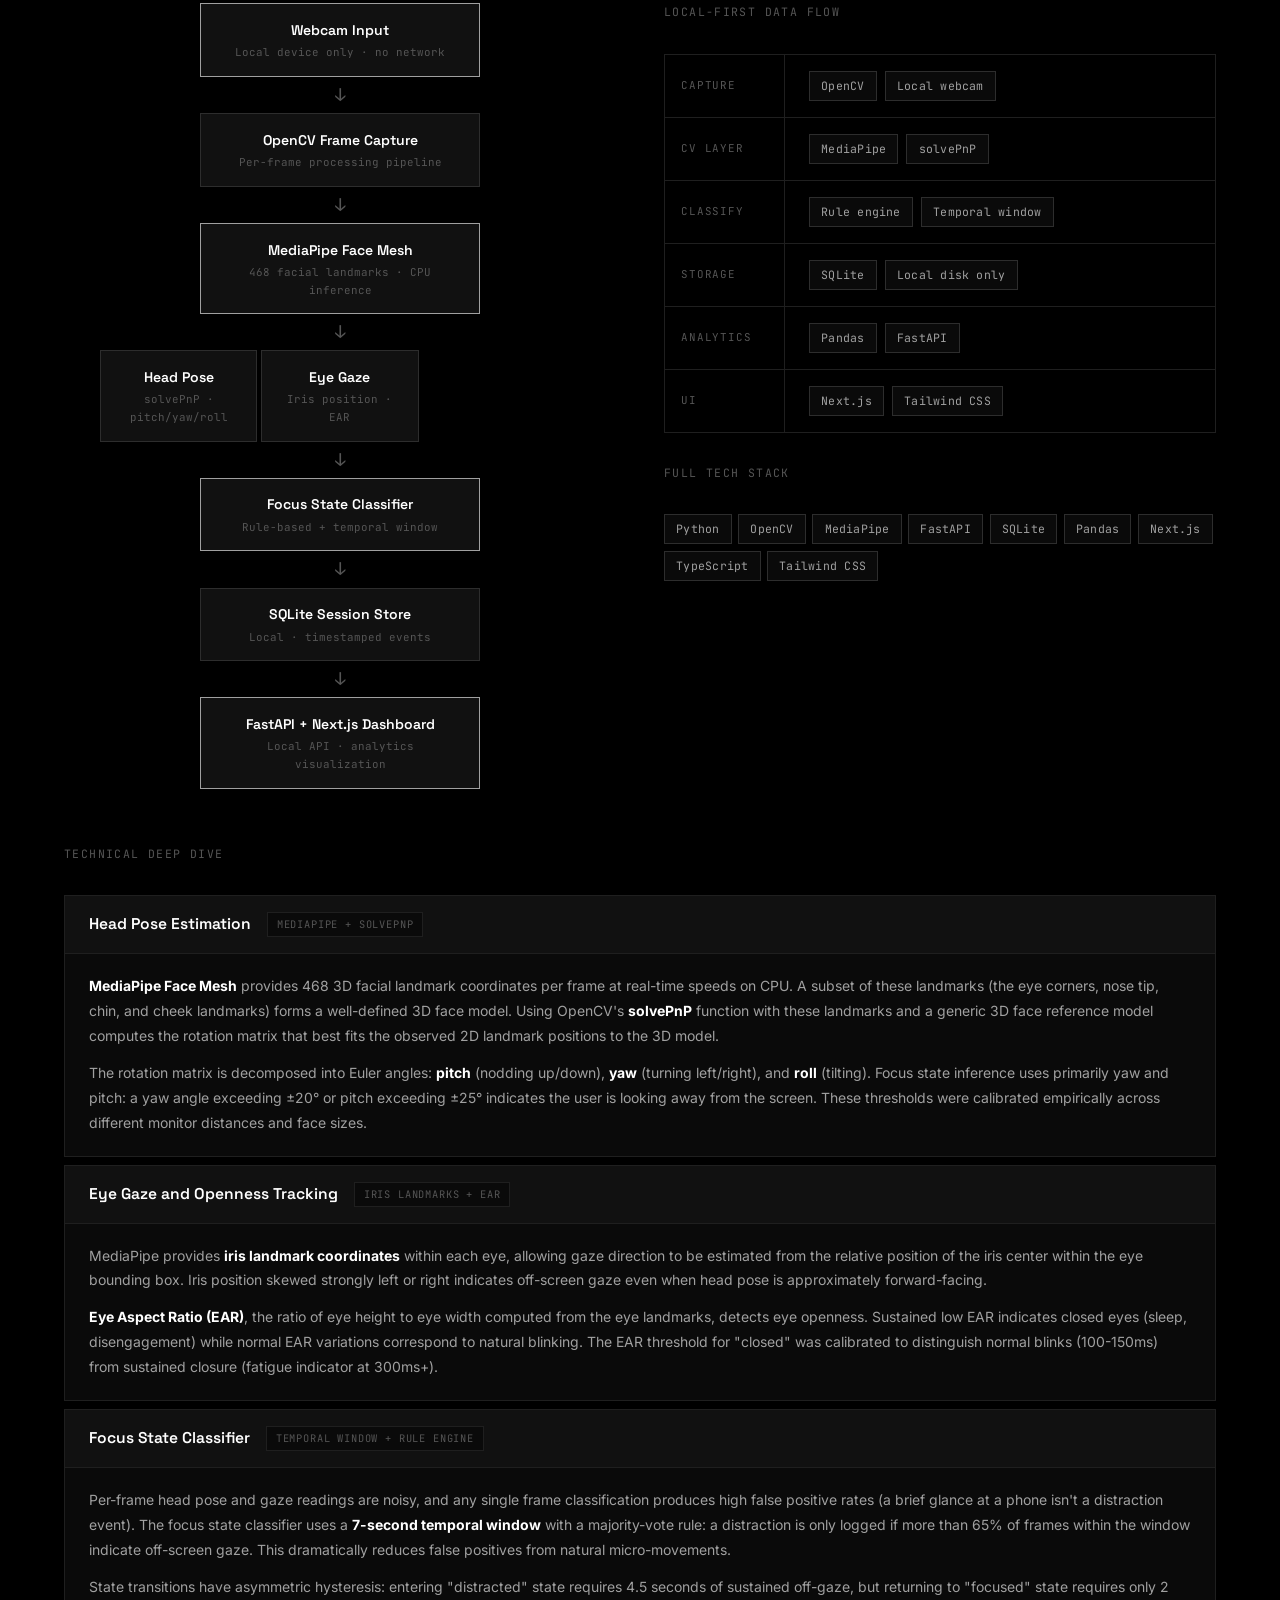
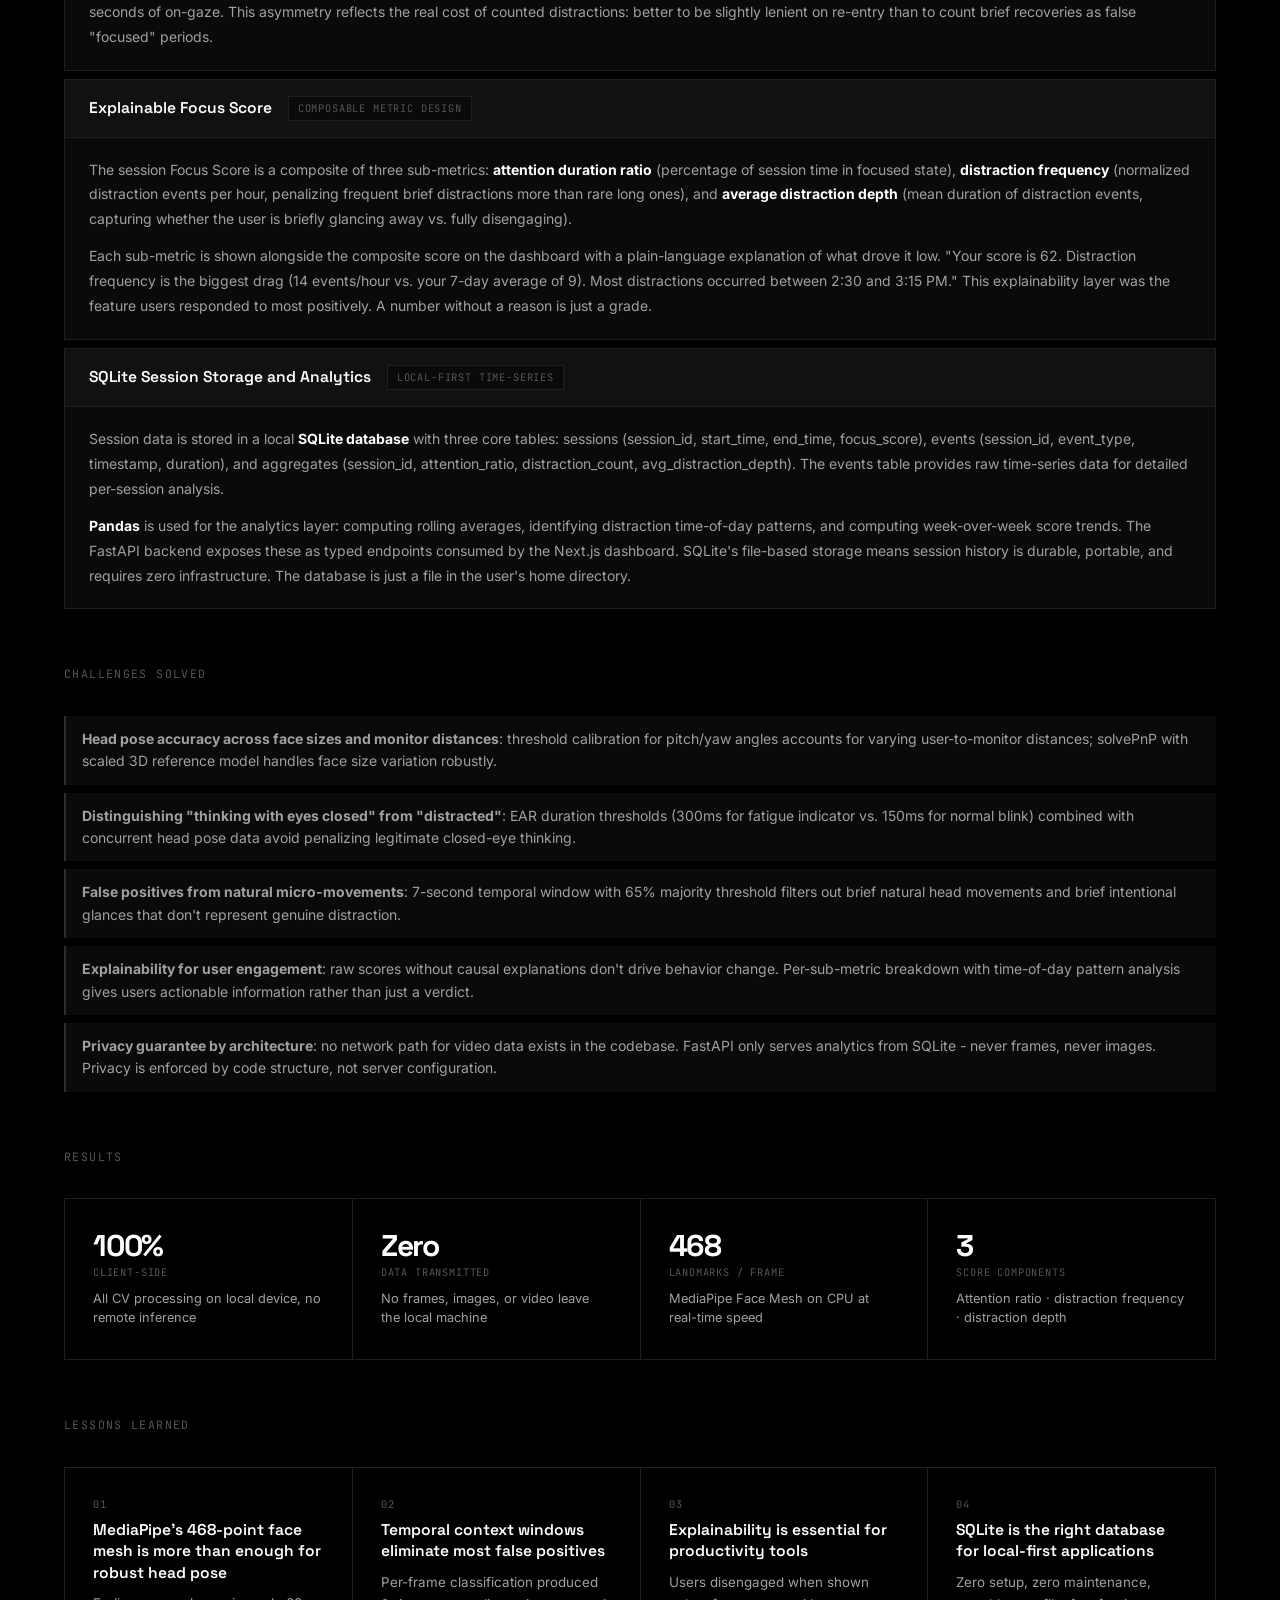
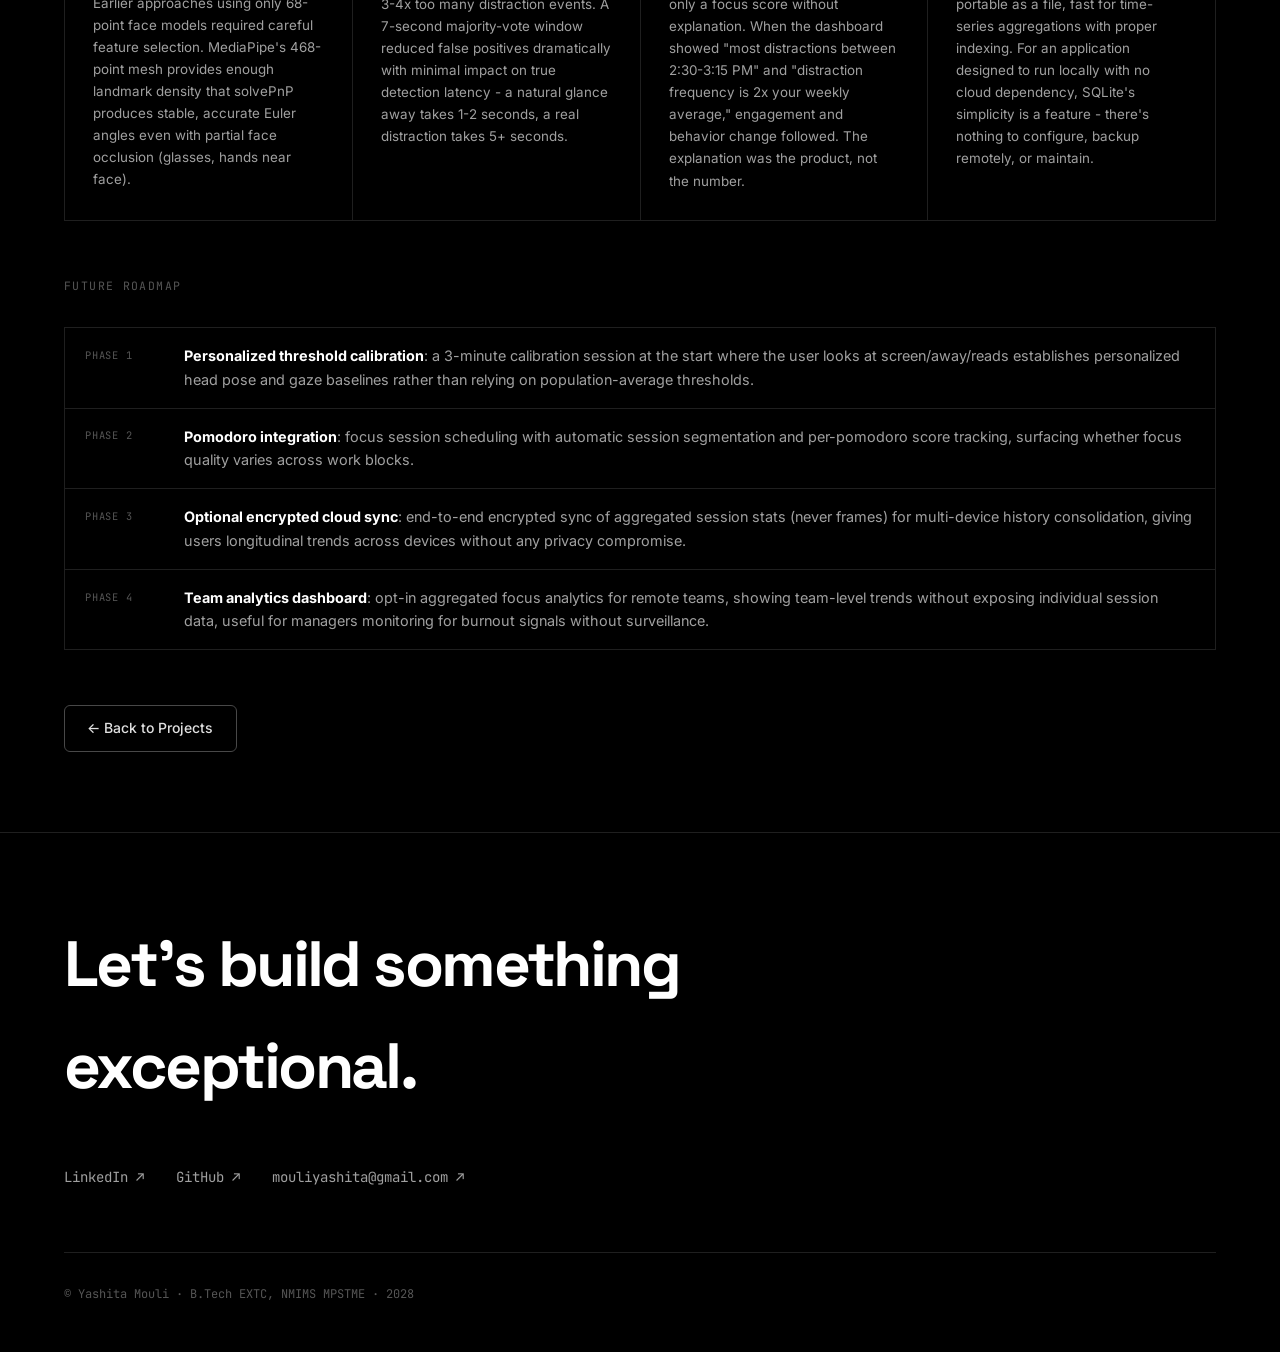
<file: case-focussense.html>
<!DOCTYPE html>
<html lang="en">
<head>
    <meta charset="UTF-8">
    <meta name="viewport" content="width=device-width, initial-scale=1.0">
    <title>FocusSense: Case Study | Yashita Mouli</title>
    <meta name="description" content="FocusSense, a privacy-first productivity analytics platform via client-side computer vision. 100% local processing, zero video data sent to any server.">
    <link rel="preconnect" href="https://fonts.googleapis.com">
    <link rel="preconnect" href="https://fonts.gstatic.com" crossorigin>
    <link href="https://fonts.googleapis.com/css2?family=Space+Grotesk:wght@400;500;600;700&family=Inter:wght@400;500;600&family=JetBrains+Mono:wght@400;500&display=swap" rel="stylesheet">
    <link rel="stylesheet" href="style.css">
</head>
<body>

    <nav class="navbar" id="navbar">
        <span class="nav-logo">Yashita Mouli</span>
        <ul class="nav-links">
            <li><a href="index.html#about">About</a></li>
            <li><a href="index.html#projects">Projects</a></li>
            <li><a href="index.html#contact">Contact</a></li>
        </ul>
    </nav>

    <main class="container">

        <!-- â”€â”€ HEADER â”€â”€ -->
        <header class="case-study-header">
            <p class="label">Computer Vision · Productivity · Privacy-First</p>
            <h1 class="case-title">FocusSense</h1>
            <p class="cs-tagline">Client-side productivity intelligence platform that tracks focus state using computer vision entirely on the user's device. Head pose estimation, eye gaze tracking, and explainable focus scoring. Zero video data sent to any server.</p>
            <div class="case-meta">
                <span>Sole Developer</span>
                <span>Python · OpenCV · MediaPipe · FastAPI · Next.js</span>
                <span>100% Client-Side Processing</span>
            </div>
        </header>

        <!-- â”€â”€ METRICS â”€â”€ -->
        <div class="metrics-strip cs-block">
            <div class="metric-pill"><strong>100%</strong><span>Client-Side Processing</span></div>
            <div class="metric-pill"><strong>Zero</strong><span>Video Data to Server</span></div>
            <div class="metric-pill"><strong>468</strong><span>Facial Landmarks</span></div>
            <div class="metric-pill"><strong>CV-Based</strong><span>Focus State Detection</span></div>
            <div class="metric-pill"><strong>Explainable</strong><span>Focus Scores</span></div>
            <div class="metric-pill"><strong>SQLite</strong><span>Local Session History</span></div>
        </div>

        <!-- â”€â”€ OVERVIEW â”€â”€ -->
        <section class="case-content-section">
            <h2>Overview</h2>
            <p>FocusSense is a productivity analytics platform that uses computer vision to detect and quantify focus state during work sessions. The system tracks <strong>head pose</strong> (pitch, yaw, roll) and <strong>eye gaze direction</strong> in real-time to infer whether a user is looking at their screen, looking away, or exhibiting distraction patterns, all processed locally via OpenCV and MediaPipe on the user's own machine.</p>
            <p>Session analytics are stored in a local SQLite database and served through a FastAPI backend. A Next.js dashboard presents focus scores, distraction event timelines, and longitudinal session comparisons. No frame, image, or video data is ever transmitted outside the local machine. Privacy is guaranteed by architecture, not policy.</p>
        </section>

        <!-- â”€â”€ THE PROBLEM â”€â”€ -->
        <section class="case-content-section">
            <h2>The Problem</h2>
            <p>Existing productivity tracking tools fall into two categories: browser-based monitoring (invasive, tracks websites visited and time spent) or webcam-based tools that stream video to remote servers for analysis (unacceptable for anyone who cares about privacy). Neither approach gives users objective focus data they can trust and act on.</p>
            <p>The specific challenge: computer vision-based focus tracking has typically required cloud inference because running CV models locally was assumed to be too slow. MediaPipe changed this assumption. It provides real-time landmark detection performant enough for per-frame analysis on CPU without latency issues.</p>
            <div class="cs-highlight">
                <strong>Privacy-by-architecture:</strong> The privacy guarantee in FocusSense doesn't come from a privacy policy or server-side encryption. It comes from the fact that video frames never leave the local Python process. No network call exists to compromise. This is a structural guarantee, not a promised one.
            </div>
        </section>

        <!-- â”€â”€ SYSTEM ARCHITECTURE â”€â”€ -->
        <div class="cs-block">
            <p class="label">System Architecture</p>
            <div class="project-cols">
                <div>
                    <div class="arch-diagram">
                        <div class="arch-node arch-highlight">
                            <div class="arch-node-title">Webcam Input</div>
                            <div class="arch-node-sub">Local device only · no network</div>
                        </div>
                        <div class="arch-arrow">↓</div>
                        <div class="arch-node">
                            <div class="arch-node-title">OpenCV Frame Capture</div>
                            <div class="arch-node-sub">Per-frame processing pipeline</div>
                        </div>
                        <div class="arch-arrow">↓</div>
                        <div class="arch-node arch-highlight">
                            <div class="arch-node-title">MediaPipe Face Mesh</div>
                            <div class="arch-node-sub">468 facial landmarks · CPU inference</div>
                        </div>
                        <div class="arch-arrow">↓</div>
                        <div class="arch-parallel">
                            <div class="arch-node">
                                <div class="arch-node-title">Head Pose</div>
                                <div class="arch-node-sub">solvePnP · pitch/yaw/roll</div>
                            </div>
                            <div class="arch-node">
                                <div class="arch-node-title">Eye Gaze</div>
                                <div class="arch-node-sub">Iris position · EAR</div>
                            </div>
                        </div>
                        <div class="arch-arrow">↓</div>
                        <div class="arch-node arch-highlight">
                            <div class="arch-node-title">Focus State Classifier</div>
                            <div class="arch-node-sub">Rule-based + temporal window</div>
                        </div>
                        <div class="arch-arrow">↓</div>
                        <div class="arch-node">
                            <div class="arch-node-title">SQLite Session Store</div>
                            <div class="arch-node-sub">Local · timestamped events</div>
                        </div>
                        <div class="arch-arrow">↓</div>
                        <div class="arch-node arch-highlight">
                            <div class="arch-node-title">FastAPI + Next.js Dashboard</div>
                            <div class="arch-node-sub">Local API · analytics visualization</div>
                        </div>
                    </div>
                </div>
                <div>
                    <p class="label">Local-First Data Flow</p>
                    <div class="deploy-chain">
                        <div class="deploy-layer">
                            <span class="deploy-layer-label">Capture</span>
                            <div class="deploy-layer-tech"><span class="chip">OpenCV</span><span class="chip">Local webcam</span></div>
                        </div>
                        <div class="deploy-layer">
                            <span class="deploy-layer-label">CV Layer</span>
                            <div class="deploy-layer-tech"><span class="chip">MediaPipe</span><span class="chip">solvePnP</span></div>
                        </div>
                        <div class="deploy-layer">
                            <span class="deploy-layer-label">Classify</span>
                            <div class="deploy-layer-tech"><span class="chip">Rule engine</span><span class="chip">Temporal window</span></div>
                        </div>
                        <div class="deploy-layer">
                            <span class="deploy-layer-label">Storage</span>
                            <div class="deploy-layer-tech"><span class="chip">SQLite</span><span class="chip">Local disk only</span></div>
                        </div>
                        <div class="deploy-layer">
                            <span class="deploy-layer-label">Analytics</span>
                            <div class="deploy-layer-tech"><span class="chip">Pandas</span><span class="chip">FastAPI</span></div>
                        </div>
                        <div class="deploy-layer">
                            <span class="deploy-layer-label">UI</span>
                            <div class="deploy-layer-tech"><span class="chip">Next.js</span><span class="chip">Tailwind CSS</span></div>
                        </div>
                    </div>

                    <p class="label" style="margin-top: 2rem;">Full Tech Stack</p>
                    <div class="chip-row">
                        <span class="chip">Python</span><span class="chip">OpenCV</span>
                        <span class="chip">MediaPipe</span><span class="chip">FastAPI</span>
                        <span class="chip">SQLite</span><span class="chip">Pandas</span>
                        <span class="chip">Next.js</span><span class="chip">TypeScript</span>
                        <span class="chip">Tailwind CSS</span>
                    </div>
                </div>
            </div>
        </div>

        <!-- â”€â”€ TECHNICAL DEEP DIVE â”€â”€ -->
        <div class="cs-block">
            <p class="label">Technical Deep Dive</p>
            <div class="deep-dive-grid">

                <div class="deep-item">
                    <div class="deep-item-header">
                        <div class="deep-item-name">Head Pose Estimation</div>
                        <span class="deep-item-tag">MediaPipe + solvePnP</span>
                    </div>
                    <div class="deep-item-body">
                        <p><strong>MediaPipe Face Mesh</strong> provides 468 3D facial landmark coordinates per frame at real-time speeds on CPU. A subset of these landmarks (the eye corners, nose tip, chin, and cheek landmarks) forms a well-defined 3D face model. Using OpenCV's <strong>solvePnP</strong> function with these landmarks and a generic 3D face reference model computes the rotation matrix that best fits the observed 2D landmark positions to the 3D model.</p>
                        <p>The rotation matrix is decomposed into Euler angles: <strong>pitch</strong> (nodding up/down), <strong>yaw</strong> (turning left/right), and <strong>roll</strong> (tilting). Focus state inference uses primarily yaw and pitch: a yaw angle exceeding ±20° or pitch exceeding ±25° indicates the user is looking away from the screen. These thresholds were calibrated empirically across different monitor distances and face sizes.</p>
                    </div>
                </div>

                <div class="deep-item">
                    <div class="deep-item-header">
                        <div class="deep-item-name">Eye Gaze and Openness Tracking</div>
                        <span class="deep-item-tag">Iris Landmarks + EAR</span>
                    </div>
                    <div class="deep-item-body">
                        <p>MediaPipe provides <strong>iris landmark coordinates</strong> within each eye, allowing gaze direction to be estimated from the relative position of the iris center within the eye bounding box. Iris position skewed strongly left or right indicates off-screen gaze even when head pose is approximately forward-facing.</p>
                        <p><strong>Eye Aspect Ratio (EAR)</strong>, the ratio of eye height to eye width computed from the eye landmarks, detects eye openness. Sustained low EAR indicates closed eyes (sleep, disengagement) while normal EAR variations correspond to natural blinking. The EAR threshold for "closed" was calibrated to distinguish normal blinks (100-150ms) from sustained closure (fatigue indicator at 300ms+).</p>
                    </div>
                </div>

                <div class="deep-item">
                    <div class="deep-item-header">
                        <div class="deep-item-name">Focus State Classifier</div>
                        <span class="deep-item-tag">Temporal Window + Rule Engine</span>
                    </div>
                    <div class="deep-item-body">
                        <p>Per-frame head pose and gaze readings are noisy, and any single frame classification produces high false positive rates (a brief glance at a phone isn't a distraction event). The focus state classifier uses a <strong>7-second temporal window</strong> with a majority-vote rule: a distraction is only logged if more than 65% of frames within the window indicate off-screen gaze. This dramatically reduces false positives from natural micro-movements.</p>
                        <p>State transitions have asymmetric hysteresis: entering "distracted" state requires 4.5 seconds of sustained off-gaze, but returning to "focused" state requires only 2 seconds of on-gaze. This asymmetry reflects the real cost of counted distractions: better to be slightly lenient on re-entry than to count brief recoveries as false "focused" periods.</p>
                    </div>
                </div>

                <div class="deep-item">
                    <div class="deep-item-header">
                        <div class="deep-item-name">Explainable Focus Score</div>
                        <span class="deep-item-tag">Composable Metric Design</span>
                    </div>
                    <div class="deep-item-body">
                        <p>The session Focus Score is a composite of three sub-metrics: <strong>attention duration ratio</strong> (percentage of session time in focused state), <strong>distraction frequency</strong> (normalized distraction events per hour, penalizing frequent brief distractions more than rare long ones), and <strong>average distraction depth</strong> (mean duration of distraction events, capturing whether the user is briefly glancing away vs. fully disengaging).</p>
                        <p>Each sub-metric is shown alongside the composite score on the dashboard with a plain-language explanation of what drove it low. "Your score is 62. Distraction frequency is the biggest drag (14 events/hour vs. your 7-day average of 9). Most distractions occurred between 2:30 and 3:15 PM." This explainability layer was the feature users responded to most positively. A number without a reason is just a grade.</p>
                    </div>
                </div>

                <div class="deep-item">
                    <div class="deep-item-header">
                        <div class="deep-item-name">SQLite Session Storage and Analytics</div>
                        <span class="deep-item-tag">Local-First Time-Series</span>
                    </div>
                    <div class="deep-item-body">
                        <p>Session data is stored in a local <strong>SQLite database</strong> with three core tables: sessions (session_id, start_time, end_time, focus_score), events (session_id, event_type, timestamp, duration), and aggregates (session_id, attention_ratio, distraction_count, avg_distraction_depth). The events table provides raw time-series data for detailed per-session analysis.</p>
                        <p><strong>Pandas</strong> is used for the analytics layer: computing rolling averages, identifying distraction time-of-day patterns, and computing week-over-week score trends. The FastAPI backend exposes these as typed endpoints consumed by the Next.js dashboard. SQLite's file-based storage means session history is durable, portable, and requires zero infrastructure. The database is just a file in the user's home directory.</p>
                    </div>
                </div>

            </div>
        </div>

        <!-- â”€â”€ CHALLENGES SOLVED â”€â”€ -->
        <div class="cs-block">
            <p class="label">Challenges Solved</p>
            <div class="challenges-list">
                <div class="challenge-item"><strong>Head pose accuracy across face sizes and monitor distances</strong>: threshold calibration for pitch/yaw angles accounts for varying user-to-monitor distances; solvePnP with scaled 3D reference model handles face size variation robustly.</div>
                <div class="challenge-item"><strong>Distinguishing "thinking with eyes closed" from "distracted"</strong>: EAR duration thresholds (300ms for fatigue indicator vs. 150ms for normal blink) combined with concurrent head pose data avoid penalizing legitimate closed-eye thinking.</div>
                <div class="challenge-item"><strong>False positives from natural micro-movements</strong>: 7-second temporal window with 65% majority threshold filters out brief natural head movements and brief intentional glances that don't represent genuine distraction.</div>
                <div class="challenge-item"><strong>Explainability for user engagement</strong>: raw scores without causal explanations don't drive behavior change. Per-sub-metric breakdown with time-of-day pattern analysis gives users actionable information rather than just a verdict.</div>
                <div class="challenge-item"><strong>Privacy guarantee by architecture</strong>: no network path for video data exists in the codebase. FastAPI only serves analytics from SQLite - never frames, never images. Privacy is enforced by code structure, not server configuration.</div>
            </div>
        </div>

        <!-- â”€â”€ RESULTS â”€â”€ -->
        <div class="cs-block">
            <p class="label">Results</p>
            <div class="result-grid">
                <div class="result-item">
                    <div class="result-value">100%</div>
                    <div class="result-label">Client-Side</div>
                    <div class="result-note">All CV processing on local device, no remote inference</div>
                </div>
                <div class="result-item">
                    <div class="result-value">Zero</div>
                    <div class="result-label">Data Transmitted</div>
                    <div class="result-note">No frames, images, or video leave the local machine</div>
                </div>
                <div class="result-item">
                    <div class="result-value">468</div>
                    <div class="result-label">Landmarks / Frame</div>
                    <div class="result-note">MediaPipe Face Mesh on CPU at real-time speed</div>
                </div>
                <div class="result-item">
                    <div class="result-value">3</div>
                    <div class="result-label">Score Components</div>
                    <div class="result-note">Attention ratio · distraction frequency · distraction depth</div>
                </div>
            </div>
        </div>

        <!-- â”€â”€ LESSONS LEARNED â”€â”€ -->
        <div class="cs-block">
            <p class="label">Lessons Learned</p>
            <div class="lesson-grid">
                <div class="lesson-card">
                    <div class="lesson-num">01</div>
                    <div class="lesson-title">MediaPipe's 468-point face mesh is more than enough for robust head pose</div>
                    <div class="lesson-body">Earlier approaches using only 68-point face models required careful feature selection. MediaPipe's 468-point mesh provides enough landmark density that solvePnP produces stable, accurate Euler angles even with partial face occlusion (glasses, hands near face).</div>
                </div>
                <div class="lesson-card">
                    <div class="lesson-num">02</div>
                    <div class="lesson-title">Temporal context windows eliminate most false positives</div>
                    <div class="lesson-body">Per-frame classification produced 3-4x too many distraction events. A 7-second majority-vote window reduced false positives dramatically with minimal impact on true detection latency - a natural glance away takes 1-2 seconds, a real distraction takes 5+ seconds.</div>
                </div>
                <div class="lesson-card">
                    <div class="lesson-num">03</div>
                    <div class="lesson-title">Explainability is essential for productivity tools</div>
                    <div class="lesson-body">Users disengaged when shown only a focus score without explanation. When the dashboard showed "most distractions between 2:30-3:15 PM" and "distraction frequency is 2x your weekly average," engagement and behavior change followed. The explanation was the product, not the number.</div>
                </div>
                <div class="lesson-card">
                    <div class="lesson-num">04</div>
                    <div class="lesson-title">SQLite is the right database for local-first applications</div>
                    <div class="lesson-body">Zero setup, zero maintenance, portable as a file, fast for time-series aggregations with proper indexing. For an application designed to run locally with no cloud dependency, SQLite's simplicity is a feature - there's nothing to configure, backup remotely, or maintain.</div>
                </div>
            </div>
        </div>

        <!-- â”€â”€ FUTURE ROADMAP â”€â”€ -->
        <div class="cs-block">
            <p class="label">Future Roadmap</p>
            <div class="roadmap-list">
                <div class="roadmap-item">
                    <span class="roadmap-phase">Phase 1</span>
                    <div class="roadmap-text"><strong>Personalized threshold calibration</strong>: a 3-minute calibration session at the start where the user looks at screen/away/reads establishes personalized head pose and gaze baselines rather than relying on population-average thresholds.</div>
                </div>
                <div class="roadmap-item">
                    <span class="roadmap-phase">Phase 2</span>
                    <div class="roadmap-text"><strong>Pomodoro integration</strong>: focus session scheduling with automatic session segmentation and per-pomodoro score tracking, surfacing whether focus quality varies across work blocks.</div>
                </div>
                <div class="roadmap-item">
                    <span class="roadmap-phase">Phase 3</span>
                    <div class="roadmap-text"><strong>Optional encrypted cloud sync</strong>: end-to-end encrypted sync of aggregated session stats (never frames) for multi-device history consolidation, giving users longitudinal trends across devices without any privacy compromise.</div>
                </div>
                <div class="roadmap-item">
                    <span class="roadmap-phase">Phase 4</span>
                    <div class="roadmap-text"><strong>Team analytics dashboard</strong>: opt-in aggregated focus analytics for remote teams, showing team-level trends without exposing individual session data, useful for managers monitoring for burnout signals without surveillance.</div>
                </div>
            </div>
        </div>

        <div class="cs-footer-nav">
            <a href="index.html#projects" class="btn btn-ghost">← Back to Projects</a>
        </div>

    </main>

    <footer id="contact">
        <div class="footer-inner">
            <p class="footer-statement">Let's build something exceptional.</p>
            <div class="footer-links">
                <a href="https://linkedin.com/in/yashita-mouli" class="footer-link">LinkedIn ↗</a>
                <a href="https://github.com/yashitamoulin01-star" class="footer-link">GitHub ↗</a>
                <a href="mailto:mouliyashita@gmail.com" class="footer-link">mouliyashita@gmail.com ↗</a>
            </div>
            <div class="footer-bottom">&copy; Yashita Mouli · B.Tech EXTC, NMIMS MPSTME · 2028</div>
        </div>
    </footer>

    <script src="script.js"></script>
</body>
</html>
</file>
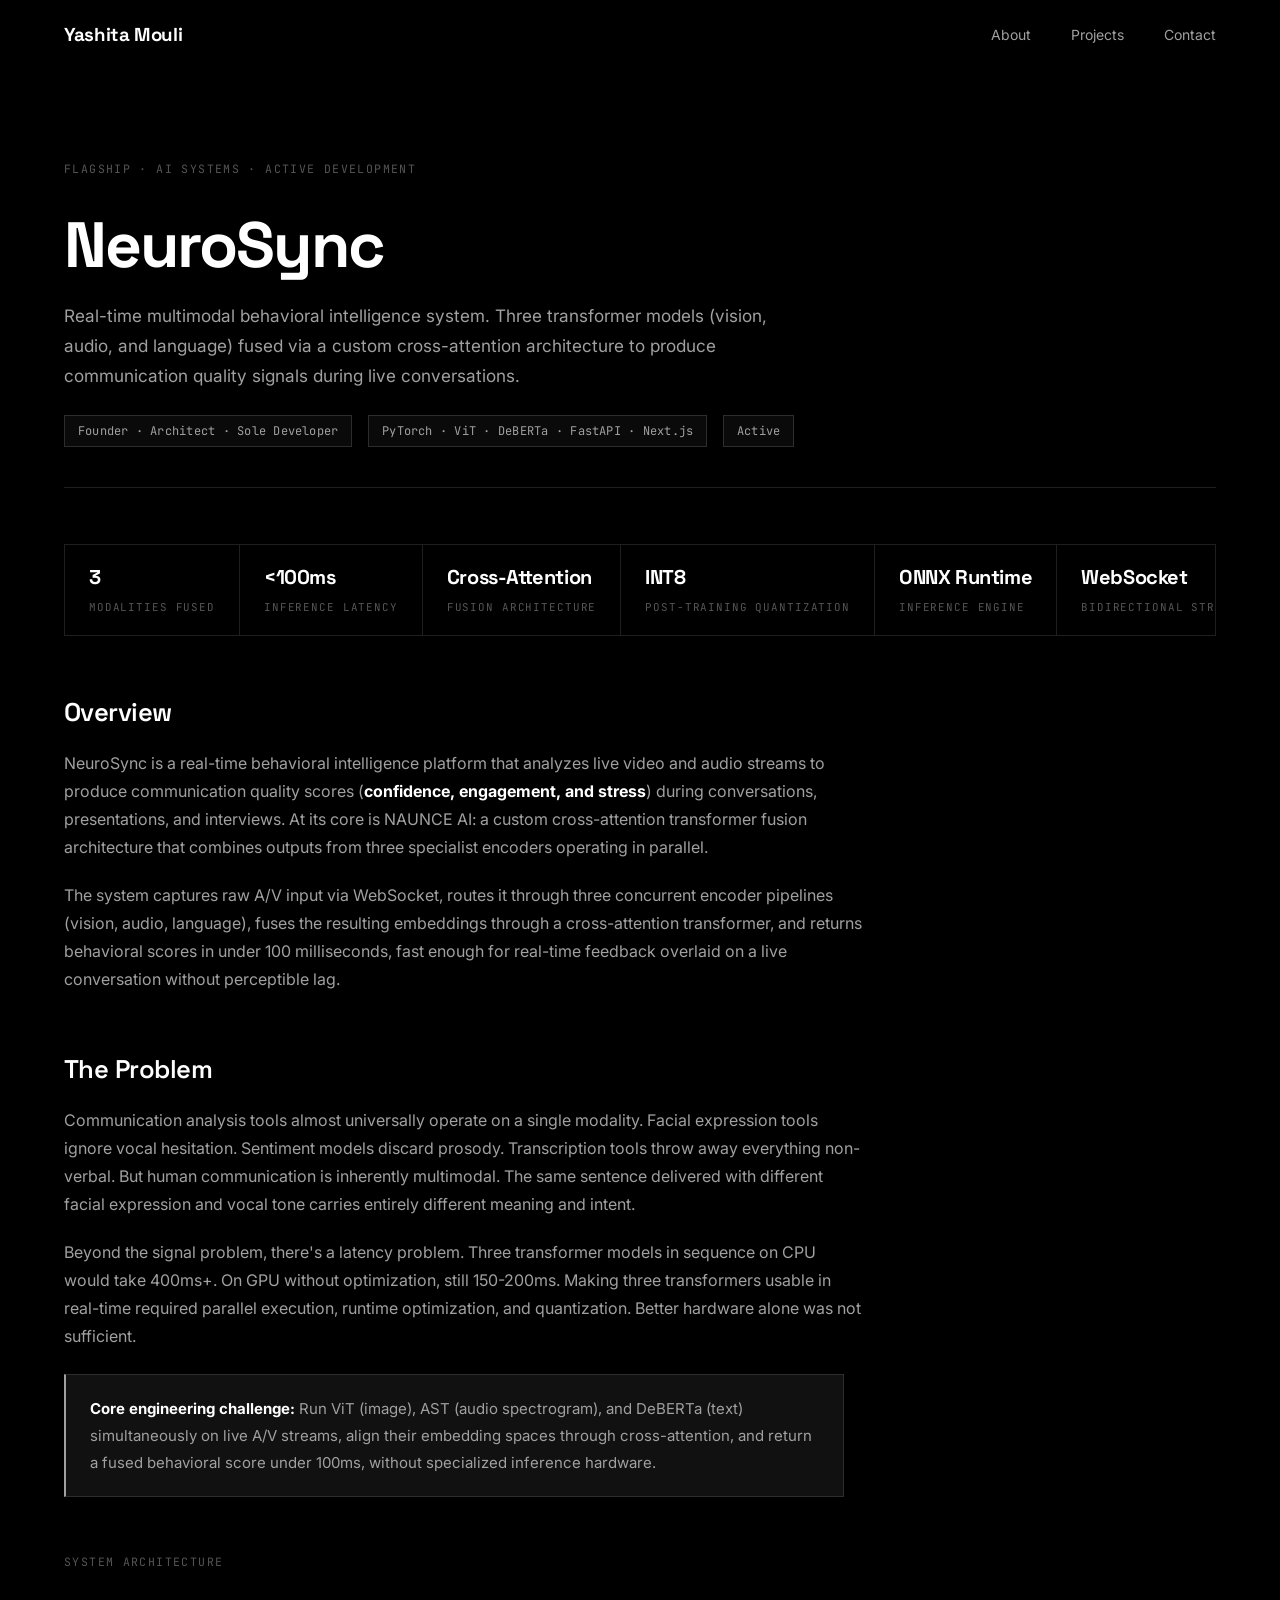
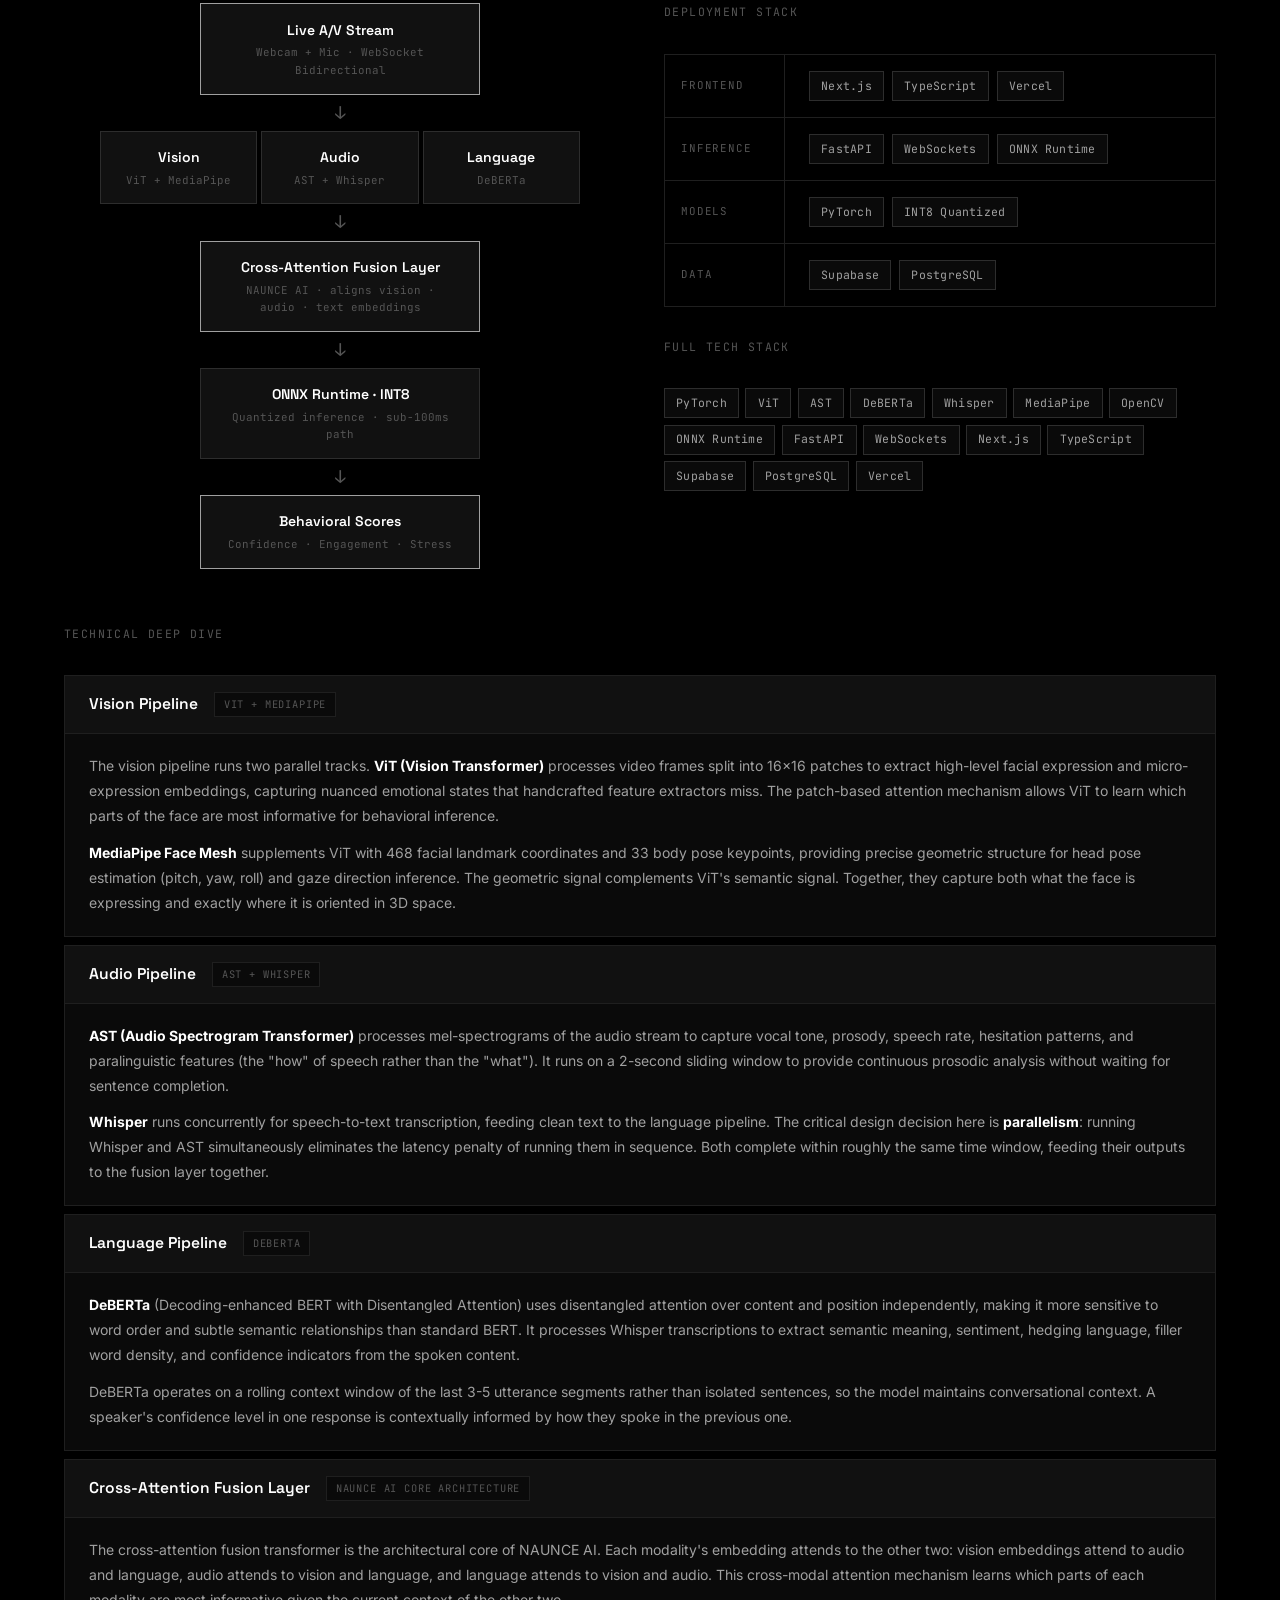
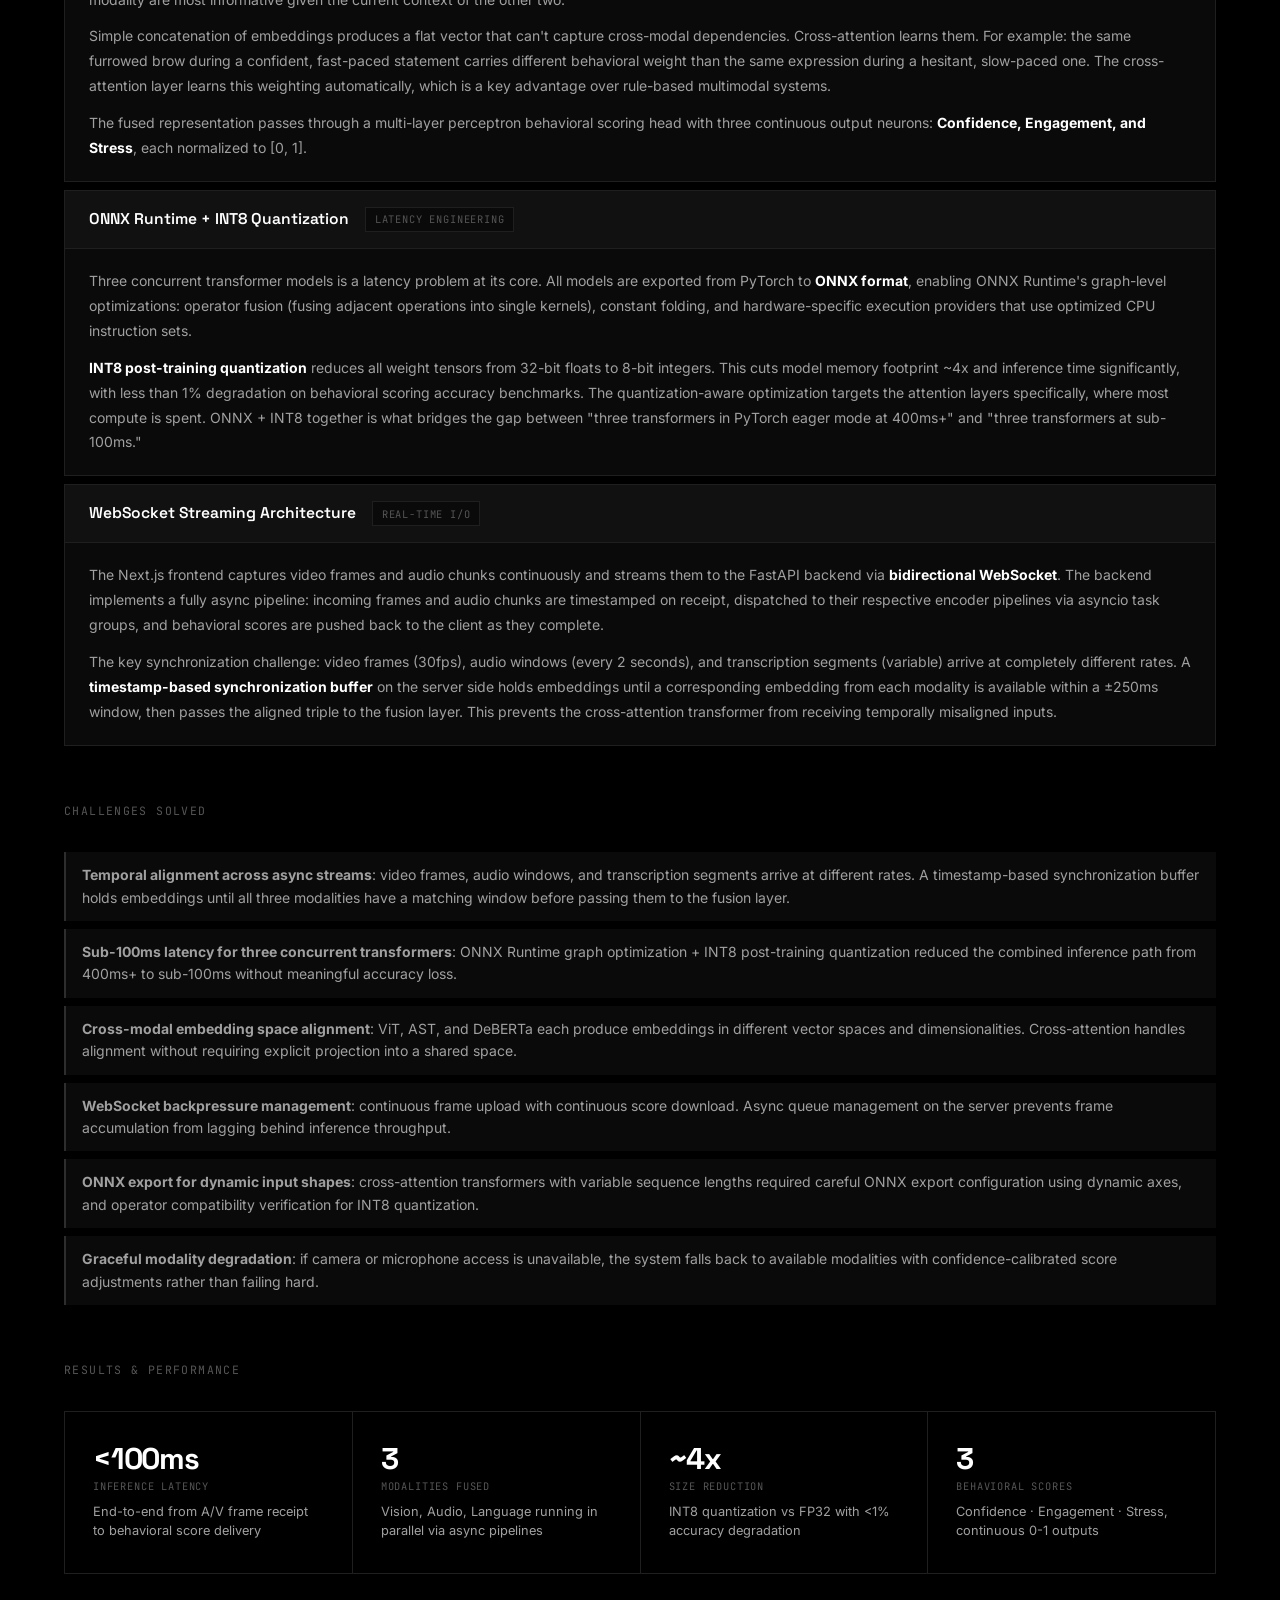
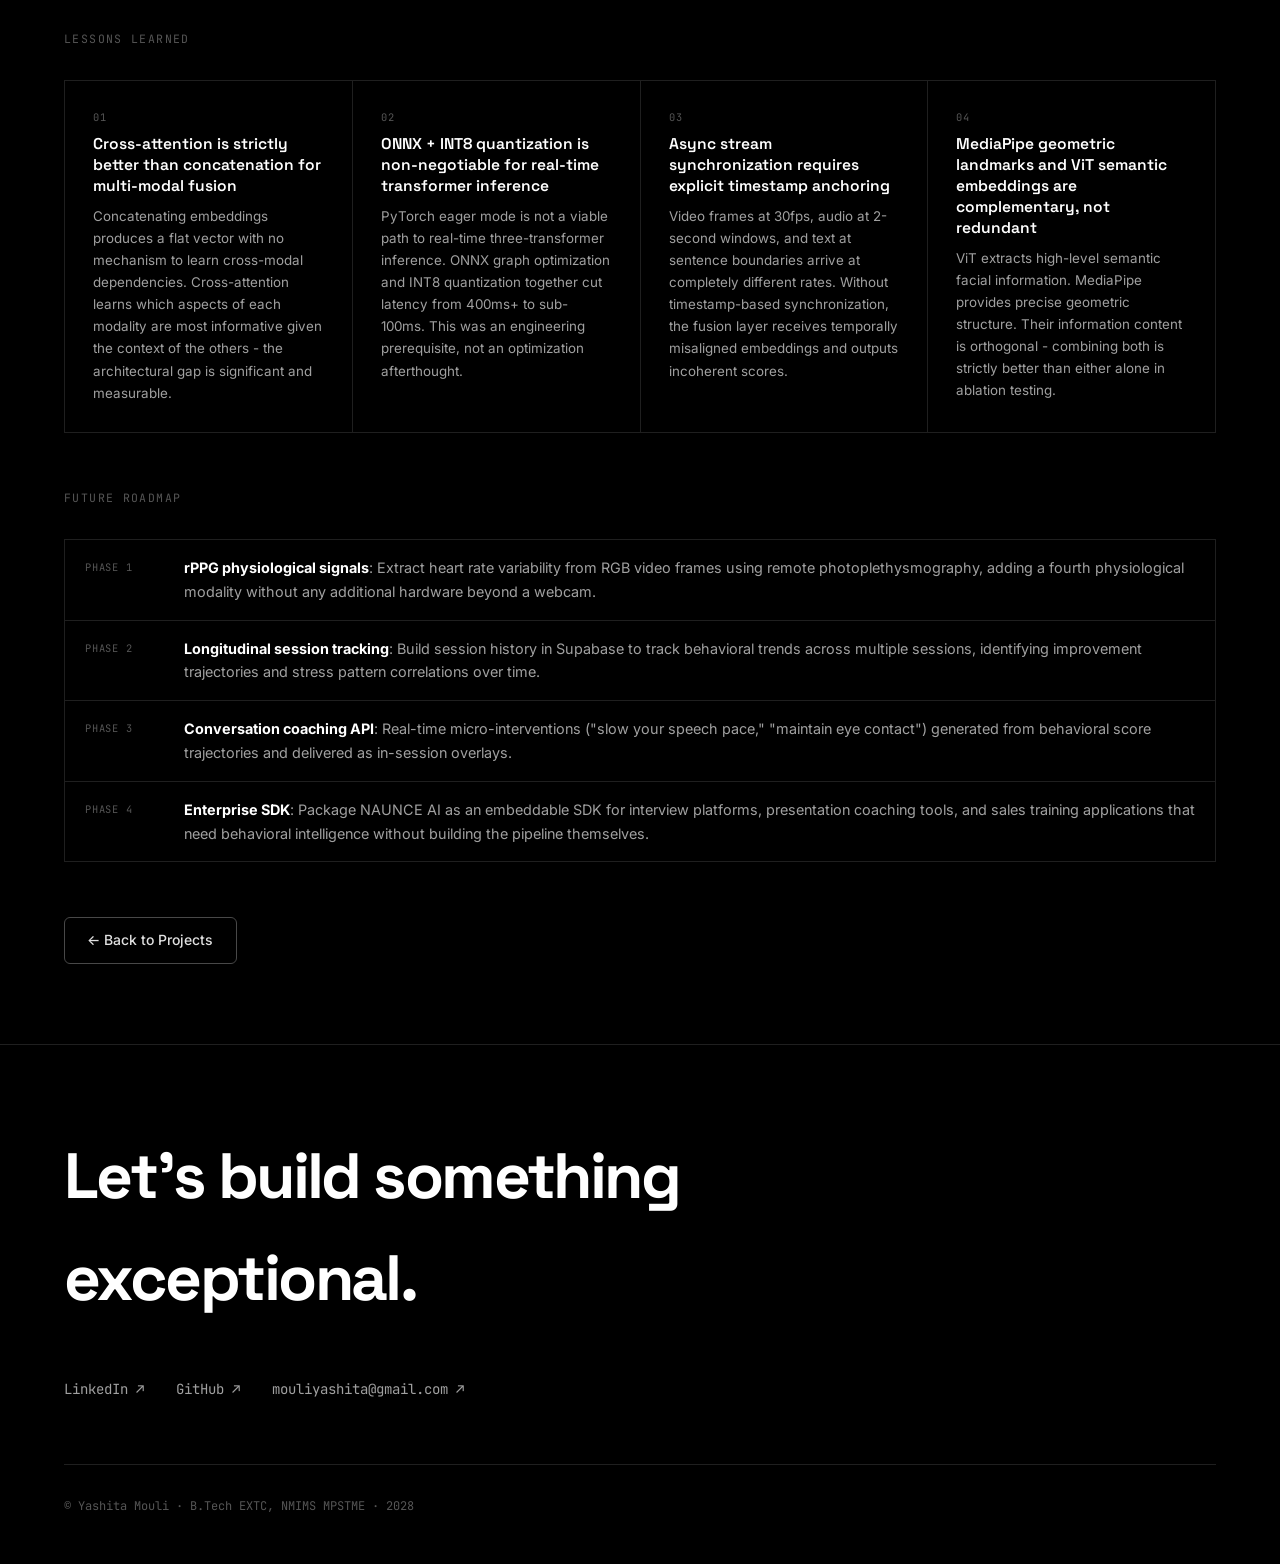
<file: case-neurosync.html>
<!DOCTYPE html>
<html lang="en">
<head>
    <meta charset="UTF-8">
    <meta name="viewport" content="width=device-width, initial-scale=1.0">
    <title>NeuroSync: Case Study | Yashita Mouli</title>
    <meta name="description" content="Deep dive into NeuroSync, a real-time multimodal behavioral intelligence powered by three concurrent transformers and a custom cross-attention fusion layer.">
    <link rel="preconnect" href="https://fonts.googleapis.com">
    <link rel="preconnect" href="https://fonts.gstatic.com" crossorigin>
    <link href="https://fonts.googleapis.com/css2?family=Space+Grotesk:wght@400;500;600;700&family=Inter:wght@400;500;600&family=JetBrains+Mono:wght@400;500&display=swap" rel="stylesheet">
    <link rel="stylesheet" href="style.css">
</head>
<body>

    <nav class="navbar" id="navbar">
        <span class="nav-logo">Yashita Mouli</span>
        <ul class="nav-links">
            <li><a href="index.html#about">About</a></li>
            <li><a href="index.html#projects">Projects</a></li>
            <li><a href="index.html#contact">Contact</a></li>
        </ul>
    </nav>

    <main class="container">

        <!-- â”€â”€ HEADER â”€â”€ -->
        <header class="case-study-header">
            <p class="label">Flagship · AI Systems · Active Development</p>
            <h1 class="case-title">NeuroSync</h1>
            <p class="cs-tagline">Real-time multimodal behavioral intelligence system. Three transformer models (vision, audio, and language) fused via a custom cross-attention architecture to produce communication quality signals during live conversations.</p>
            <div class="case-meta">
                <span>Founder · Architect · Sole Developer</span>
                <span>PyTorch · ViT · DeBERTa · FastAPI · Next.js</span>
                <span>Active</span>
            </div>
        </header>

        <!-- â”€â”€ METRICS â”€â”€ -->
        <div class="metrics-strip cs-block">
            <div class="metric-pill"><strong>3</strong><span>Modalities Fused</span></div>
            <div class="metric-pill"><strong>&lt;100ms</strong><span>Inference Latency</span></div>
            <div class="metric-pill"><strong>Cross-Attention</strong><span>Fusion Architecture</span></div>
            <div class="metric-pill"><strong>INT8</strong><span>Post-Training Quantization</span></div>
            <div class="metric-pill"><strong>ONNX Runtime</strong><span>Inference Engine</span></div>
            <div class="metric-pill"><strong>WebSocket</strong><span>Bidirectional Streaming</span></div>
        </div>

        <!-- â”€â”€ OVERVIEW â”€â”€ -->
        <section class="case-content-section">
            <h2>Overview</h2>
            <p>NeuroSync is a real-time behavioral intelligence platform that analyzes live video and audio streams to produce communication quality scores (<strong>confidence, engagement, and stress</strong>) during conversations, presentations, and interviews. At its core is NAUNCE AI: a custom cross-attention transformer fusion architecture that combines outputs from three specialist encoders operating in parallel.</p>
            <p>The system captures raw A/V input via WebSocket, routes it through three concurrent encoder pipelines (vision, audio, language), fuses the resulting embeddings through a cross-attention transformer, and returns behavioral scores in under 100 milliseconds, fast enough for real-time feedback overlaid on a live conversation without perceptible lag.</p>
        </section>

        <!-- â”€â”€ THE PROBLEM â”€â”€ -->
        <section class="case-content-section">
            <h2>The Problem</h2>
            <p>Communication analysis tools almost universally operate on a single modality. Facial expression tools ignore vocal hesitation. Sentiment models discard prosody. Transcription tools throw away everything non-verbal. But human communication is inherently multimodal. The same sentence delivered with different facial expression and vocal tone carries entirely different meaning and intent.</p>
            <p>Beyond the signal problem, there's a latency problem. Three transformer models in sequence on CPU would take 400ms+. On GPU without optimization, still 150-200ms. Making three transformers usable in real-time required parallel execution, runtime optimization, and quantization. Better hardware alone was not sufficient.</p>
            <div class="cs-highlight">
                <strong>Core engineering challenge:</strong> Run ViT (image), AST (audio spectrogram), and DeBERTa (text) simultaneously on live A/V streams, align their embedding spaces through cross-attention, and return a fused behavioral score under 100ms, without specialized inference hardware.
            </div>
        </section>

        <!-- â”€â”€ SYSTEM ARCHITECTURE â”€â”€ -->
        <div class="cs-block">
            <p class="label">System Architecture</p>
            <div class="project-cols">
                <div>
                    <div class="arch-diagram">
                        <div class="arch-node arch-highlight">
                            <div class="arch-node-title">Live A/V Stream</div>
                            <div class="arch-node-sub">Webcam + Mic · WebSocket Bidirectional</div>
                        </div>
                        <div class="arch-arrow">↓</div>
                        <div class="arch-parallel">
                            <div class="arch-node">
                                <div class="arch-node-title">Vision</div>
                                <div class="arch-node-sub">ViT + MediaPipe</div>
                            </div>
                            <div class="arch-node">
                                <div class="arch-node-title">Audio</div>
                                <div class="arch-node-sub">AST + Whisper</div>
                            </div>
                            <div class="arch-node">
                                <div class="arch-node-title">Language</div>
                                <div class="arch-node-sub">DeBERTa</div>
                            </div>
                        </div>
                        <div class="arch-arrow">↓</div>
                        <div class="arch-node arch-highlight">
                            <div class="arch-node-title">Cross-Attention Fusion Layer</div>
                            <div class="arch-node-sub">NAUNCE AI · aligns vision · audio · text embeddings</div>
                        </div>
                        <div class="arch-arrow">↓</div>
                        <div class="arch-node">
                            <div class="arch-node-title">ONNX Runtime · INT8</div>
                            <div class="arch-node-sub">Quantized inference · sub-100ms path</div>
                        </div>
                        <div class="arch-arrow">↓</div>
                        <div class="arch-node arch-highlight">
                            <div class="arch-node-title">Behavioral Scores</div>
                            <div class="arch-node-sub">Confidence · Engagement · Stress</div>
                        </div>
                    </div>
                </div>
                <div>
                    <p class="label">Deployment Stack</p>
                    <div class="deploy-chain">
                        <div class="deploy-layer">
                            <span class="deploy-layer-label">Frontend</span>
                            <div class="deploy-layer-tech"><span class="chip">Next.js</span><span class="chip">TypeScript</span><span class="chip">Vercel</span></div>
                        </div>
                        <div class="deploy-layer">
                            <span class="deploy-layer-label">Inference</span>
                            <div class="deploy-layer-tech"><span class="chip">FastAPI</span><span class="chip">WebSockets</span><span class="chip">ONNX Runtime</span></div>
                        </div>
                        <div class="deploy-layer">
                            <span class="deploy-layer-label">Models</span>
                            <div class="deploy-layer-tech"><span class="chip">PyTorch</span><span class="chip">INT8 Quantized</span></div>
                        </div>
                        <div class="deploy-layer">
                            <span class="deploy-layer-label">Data</span>
                            <div class="deploy-layer-tech"><span class="chip">Supabase</span><span class="chip">PostgreSQL</span></div>
                        </div>
                    </div>

                    <p class="label" style="margin-top: 2rem;">Full Tech Stack</p>
                    <div class="chip-row">
                        <span class="chip">PyTorch</span><span class="chip">ViT</span><span class="chip">AST</span>
                        <span class="chip">DeBERTa</span><span class="chip">Whisper</span><span class="chip">MediaPipe</span>
                        <span class="chip">OpenCV</span><span class="chip">ONNX Runtime</span><span class="chip">FastAPI</span>
                        <span class="chip">WebSockets</span><span class="chip">Next.js</span><span class="chip">TypeScript</span>
                        <span class="chip">Supabase</span><span class="chip">PostgreSQL</span><span class="chip">Vercel</span>
                    </div>
                </div>
            </div>
        </div>

        <!-- â”€â”€ TECHNICAL DEEP DIVE â”€â”€ -->
        <div class="cs-block">
            <p class="label">Technical Deep Dive</p>
            <div class="deep-dive-grid">

                <div class="deep-item">
                    <div class="deep-item-header">
                        <div class="deep-item-name">Vision Pipeline</div>
                        <span class="deep-item-tag">ViT + MediaPipe</span>
                    </div>
                    <div class="deep-item-body">
                        <p>The vision pipeline runs two parallel tracks. <strong>ViT (Vision Transformer)</strong> processes video frames split into 16x16 patches to extract high-level facial expression and micro-expression embeddings, capturing nuanced emotional states that handcrafted feature extractors miss. The patch-based attention mechanism allows ViT to learn which parts of the face are most informative for behavioral inference.</p>
                        <p><strong>MediaPipe Face Mesh</strong> supplements ViT with 468 facial landmark coordinates and 33 body pose keypoints, providing precise geometric structure for head pose estimation (pitch, yaw, roll) and gaze direction inference. The geometric signal complements ViT's semantic signal. Together, they capture both what the face is expressing and exactly where it is oriented in 3D space.</p>
                    </div>
                </div>

                <div class="deep-item">
                    <div class="deep-item-header">
                        <div class="deep-item-name">Audio Pipeline</div>
                        <span class="deep-item-tag">AST + Whisper</span>
                    </div>
                    <div class="deep-item-body">
                        <p><strong>AST (Audio Spectrogram Transformer)</strong> processes mel-spectrograms of the audio stream to capture vocal tone, prosody, speech rate, hesitation patterns, and paralinguistic features (the "how" of speech rather than the "what"). It runs on a 2-second sliding window to provide continuous prosodic analysis without waiting for sentence completion.</p>
                        <p><strong>Whisper</strong> runs concurrently for speech-to-text transcription, feeding clean text to the language pipeline. The critical design decision here is <strong>parallelism</strong>: running Whisper and AST simultaneously eliminates the latency penalty of running them in sequence. Both complete within roughly the same time window, feeding their outputs to the fusion layer together.</p>
                    </div>
                </div>

                <div class="deep-item">
                    <div class="deep-item-header">
                        <div class="deep-item-name">Language Pipeline</div>
                        <span class="deep-item-tag">DeBERTa</span>
                    </div>
                    <div class="deep-item-body">
                        <p><strong>DeBERTa</strong> (Decoding-enhanced BERT with Disentangled Attention) uses disentangled attention over content and position independently, making it more sensitive to word order and subtle semantic relationships than standard BERT. It processes Whisper transcriptions to extract semantic meaning, sentiment, hedging language, filler word density, and confidence indicators from the spoken content.</p>
                        <p>DeBERTa operates on a rolling context window of the last 3-5 utterance segments rather than isolated sentences, so the model maintains conversational context. A speaker's confidence level in one response is contextually informed by how they spoke in the previous one.</p>
                    </div>
                </div>

                <div class="deep-item">
                    <div class="deep-item-header">
                        <div class="deep-item-name">Cross-Attention Fusion Layer</div>
                        <span class="deep-item-tag">NAUNCE AI Core Architecture</span>
                    </div>
                    <div class="deep-item-body">
                        <p>The cross-attention fusion transformer is the architectural core of NAUNCE AI. Each modality's embedding attends to the other two: vision embeddings attend to audio and language, audio attends to vision and language, and language attends to vision and audio. This cross-modal attention mechanism learns which parts of each modality are most informative given the current context of the other two.</p>
                        <p>Simple concatenation of embeddings produces a flat vector that can't capture cross-modal dependencies. Cross-attention learns them. For example: the same furrowed brow during a confident, fast-paced statement carries different behavioral weight than the same expression during a hesitant, slow-paced one. The cross-attention layer learns this weighting automatically, which is a key advantage over rule-based multimodal systems.</p>
                        <p>The fused representation passes through a multi-layer perceptron behavioral scoring head with three continuous output neurons: <strong>Confidence, Engagement, and Stress</strong>, each normalized to [0, 1].</p>
                    </div>
                </div>

                <div class="deep-item">
                    <div class="deep-item-header">
                        <div class="deep-item-name">ONNX Runtime + INT8 Quantization</div>
                        <span class="deep-item-tag">Latency Engineering</span>
                    </div>
                    <div class="deep-item-body">
                        <p>Three concurrent transformer models is a latency problem at its core. All models are exported from PyTorch to <strong>ONNX format</strong>, enabling ONNX Runtime's graph-level optimizations: operator fusion (fusing adjacent operations into single kernels), constant folding, and hardware-specific execution providers that use optimized CPU instruction sets.</p>
                        <p><strong>INT8 post-training quantization</strong> reduces all weight tensors from 32-bit floats to 8-bit integers. This cuts model memory footprint ~4x and inference time significantly, with less than 1% degradation on behavioral scoring accuracy benchmarks. The quantization-aware optimization targets the attention layers specifically, where most compute is spent. ONNX + INT8 together is what bridges the gap between "three transformers in PyTorch eager mode at 400ms+" and "three transformers at sub-100ms."</p>
                    </div>
                </div>

                <div class="deep-item">
                    <div class="deep-item-header">
                        <div class="deep-item-name">WebSocket Streaming Architecture</div>
                        <span class="deep-item-tag">Real-Time I/O</span>
                    </div>
                    <div class="deep-item-body">
                        <p>The Next.js frontend captures video frames and audio chunks continuously and streams them to the FastAPI backend via <strong>bidirectional WebSocket</strong>. The backend implements a fully async pipeline: incoming frames and audio chunks are timestamped on receipt, dispatched to their respective encoder pipelines via asyncio task groups, and behavioral scores are pushed back to the client as they complete.</p>
                        <p>The key synchronization challenge: video frames (30fps), audio windows (every 2 seconds), and transcription segments (variable) arrive at completely different rates. A <strong>timestamp-based synchronization buffer</strong> on the server side holds embeddings until a corresponding embedding from each modality is available within a ±250ms window, then passes the aligned triple to the fusion layer. This prevents the cross-attention transformer from receiving temporally misaligned inputs.</p>
                    </div>
                </div>

            </div>
        </div>

        <!-- â”€â”€ CHALLENGES SOLVED â”€â”€ -->
        <div class="cs-block">
            <p class="label">Challenges Solved</p>
            <div class="challenges-list">
                <div class="challenge-item"><strong>Temporal alignment across async streams</strong>: video frames, audio windows, and transcription segments arrive at different rates. A timestamp-based synchronization buffer holds embeddings until all three modalities have a matching window before passing them to the fusion layer.</div>
                <div class="challenge-item"><strong>Sub-100ms latency for three concurrent transformers</strong>: ONNX Runtime graph optimization + INT8 post-training quantization reduced the combined inference path from 400ms+ to sub-100ms without meaningful accuracy loss.</div>
                <div class="challenge-item"><strong>Cross-modal embedding space alignment</strong>: ViT, AST, and DeBERTa each produce embeddings in different vector spaces and dimensionalities. Cross-attention handles alignment without requiring explicit projection into a shared space.</div>
                <div class="challenge-item"><strong>WebSocket backpressure management</strong>: continuous frame upload with continuous score download. Async queue management on the server prevents frame accumulation from lagging behind inference throughput.</div>
                <div class="challenge-item"><strong>ONNX export for dynamic input shapes</strong>: cross-attention transformers with variable sequence lengths required careful ONNX export configuration using dynamic axes, and operator compatibility verification for INT8 quantization.</div>
                <div class="challenge-item"><strong>Graceful modality degradation</strong>: if camera or microphone access is unavailable, the system falls back to available modalities with confidence-calibrated score adjustments rather than failing hard.</div>
            </div>
        </div>

        <!-- â”€â”€ RESULTS â”€â”€ -->
        <div class="cs-block">
            <p class="label">Results & Performance</p>
            <div class="result-grid">
                <div class="result-item">
                    <div class="result-value">&lt;100ms</div>
                    <div class="result-label">Inference Latency</div>
                    <div class="result-note">End-to-end from A/V frame receipt to behavioral score delivery</div>
                </div>
                <div class="result-item">
                    <div class="result-value">3</div>
                    <div class="result-label">Modalities Fused</div>
                    <div class="result-note">Vision, Audio, Language running in parallel via async pipelines</div>
                </div>
                <div class="result-item">
                    <div class="result-value">~4x</div>
                    <div class="result-label">Size Reduction</div>
                    <div class="result-note">INT8 quantization vs FP32 with &lt;1% accuracy degradation</div>
                </div>
                <div class="result-item">
                    <div class="result-value">3</div>
                    <div class="result-label">Behavioral Scores</div>
                    <div class="result-note">Confidence · Engagement · Stress, continuous 0-1 outputs</div>
                </div>
            </div>
        </div>

        <!-- â”€â”€ LESSONS LEARNED â”€â”€ -->
        <div class="cs-block">
            <p class="label">Lessons Learned</p>
            <div class="lesson-grid">
                <div class="lesson-card">
                    <div class="lesson-num">01</div>
                    <div class="lesson-title">Cross-attention is strictly better than concatenation for multi-modal fusion</div>
                    <div class="lesson-body">Concatenating embeddings produces a flat vector with no mechanism to learn cross-modal dependencies. Cross-attention learns which aspects of each modality are most informative given the context of the others - the architectural gap is significant and measurable.</div>
                </div>
                <div class="lesson-card">
                    <div class="lesson-num">02</div>
                    <div class="lesson-title">ONNX + INT8 quantization is non-negotiable for real-time transformer inference</div>
                    <div class="lesson-body">PyTorch eager mode is not a viable path to real-time three-transformer inference. ONNX graph optimization and INT8 quantization together cut latency from 400ms+ to sub-100ms. This was an engineering prerequisite, not an optimization afterthought.</div>
                </div>
                <div class="lesson-card">
                    <div class="lesson-num">03</div>
                    <div class="lesson-title">Async stream synchronization requires explicit timestamp anchoring</div>
                    <div class="lesson-body">Video frames at 30fps, audio at 2-second windows, and text at sentence boundaries arrive at completely different rates. Without timestamp-based synchronization, the fusion layer receives temporally misaligned embeddings and outputs incoherent scores.</div>
                </div>
                <div class="lesson-card">
                    <div class="lesson-num">04</div>
                    <div class="lesson-title">MediaPipe geometric landmarks and ViT semantic embeddings are complementary, not redundant</div>
                    <div class="lesson-body">ViT extracts high-level semantic facial information. MediaPipe provides precise geometric structure. Their information content is orthogonal - combining both is strictly better than either alone in ablation testing.</div>
                </div>
            </div>
        </div>

        <!-- â”€â”€ FUTURE ROADMAP â”€â”€ -->
        <div class="cs-block">
            <p class="label">Future Roadmap</p>
            <div class="roadmap-list">
                <div class="roadmap-item">
                    <span class="roadmap-phase">Phase 1</span>
                    <div class="roadmap-text"><strong>rPPG physiological signals</strong>: Extract heart rate variability from RGB video frames using remote photoplethysmography, adding a fourth physiological modality without any additional hardware beyond a webcam.</div>
                </div>
                <div class="roadmap-item">
                    <span class="roadmap-phase">Phase 2</span>
                    <div class="roadmap-text"><strong>Longitudinal session tracking</strong>: Build session history in Supabase to track behavioral trends across multiple sessions, identifying improvement trajectories and stress pattern correlations over time.</div>
                </div>
                <div class="roadmap-item">
                    <span class="roadmap-phase">Phase 3</span>
                    <div class="roadmap-text"><strong>Conversation coaching API</strong>: Real-time micro-interventions ("slow your speech pace," "maintain eye contact") generated from behavioral score trajectories and delivered as in-session overlays.</div>
                </div>
                <div class="roadmap-item">
                    <span class="roadmap-phase">Phase 4</span>
                    <div class="roadmap-text"><strong>Enterprise SDK</strong>: Package NAUNCE AI as an embeddable SDK for interview platforms, presentation coaching tools, and sales training applications that need behavioral intelligence without building the pipeline themselves.</div>
                </div>
            </div>
        </div>

        <div class="cs-footer-nav">
            <a href="index.html#projects" class="btn btn-ghost">← Back to Projects</a>
        </div>

    </main>

    <footer id="contact">
        <div class="footer-inner">
            <p class="footer-statement">Let's build something exceptional.</p>
            <div class="footer-links">
                <a href="https://linkedin.com/in/yashita-mouli" class="footer-link">LinkedIn ↗</a>
                <a href="https://github.com/yashitamoulin01-star" class="footer-link">GitHub ↗</a>
                <a href="mailto:mouliyashita@gmail.com" class="footer-link">mouliyashita@gmail.com ↗</a>
            </div>
            <div class="footer-bottom">&copy; Yashita Mouli · B.Tech EXTC, NMIMS MPSTME · 2028</div>
        </div>
    </footer>

    <script src="script.js"></script>
</body>
</html>
</file>
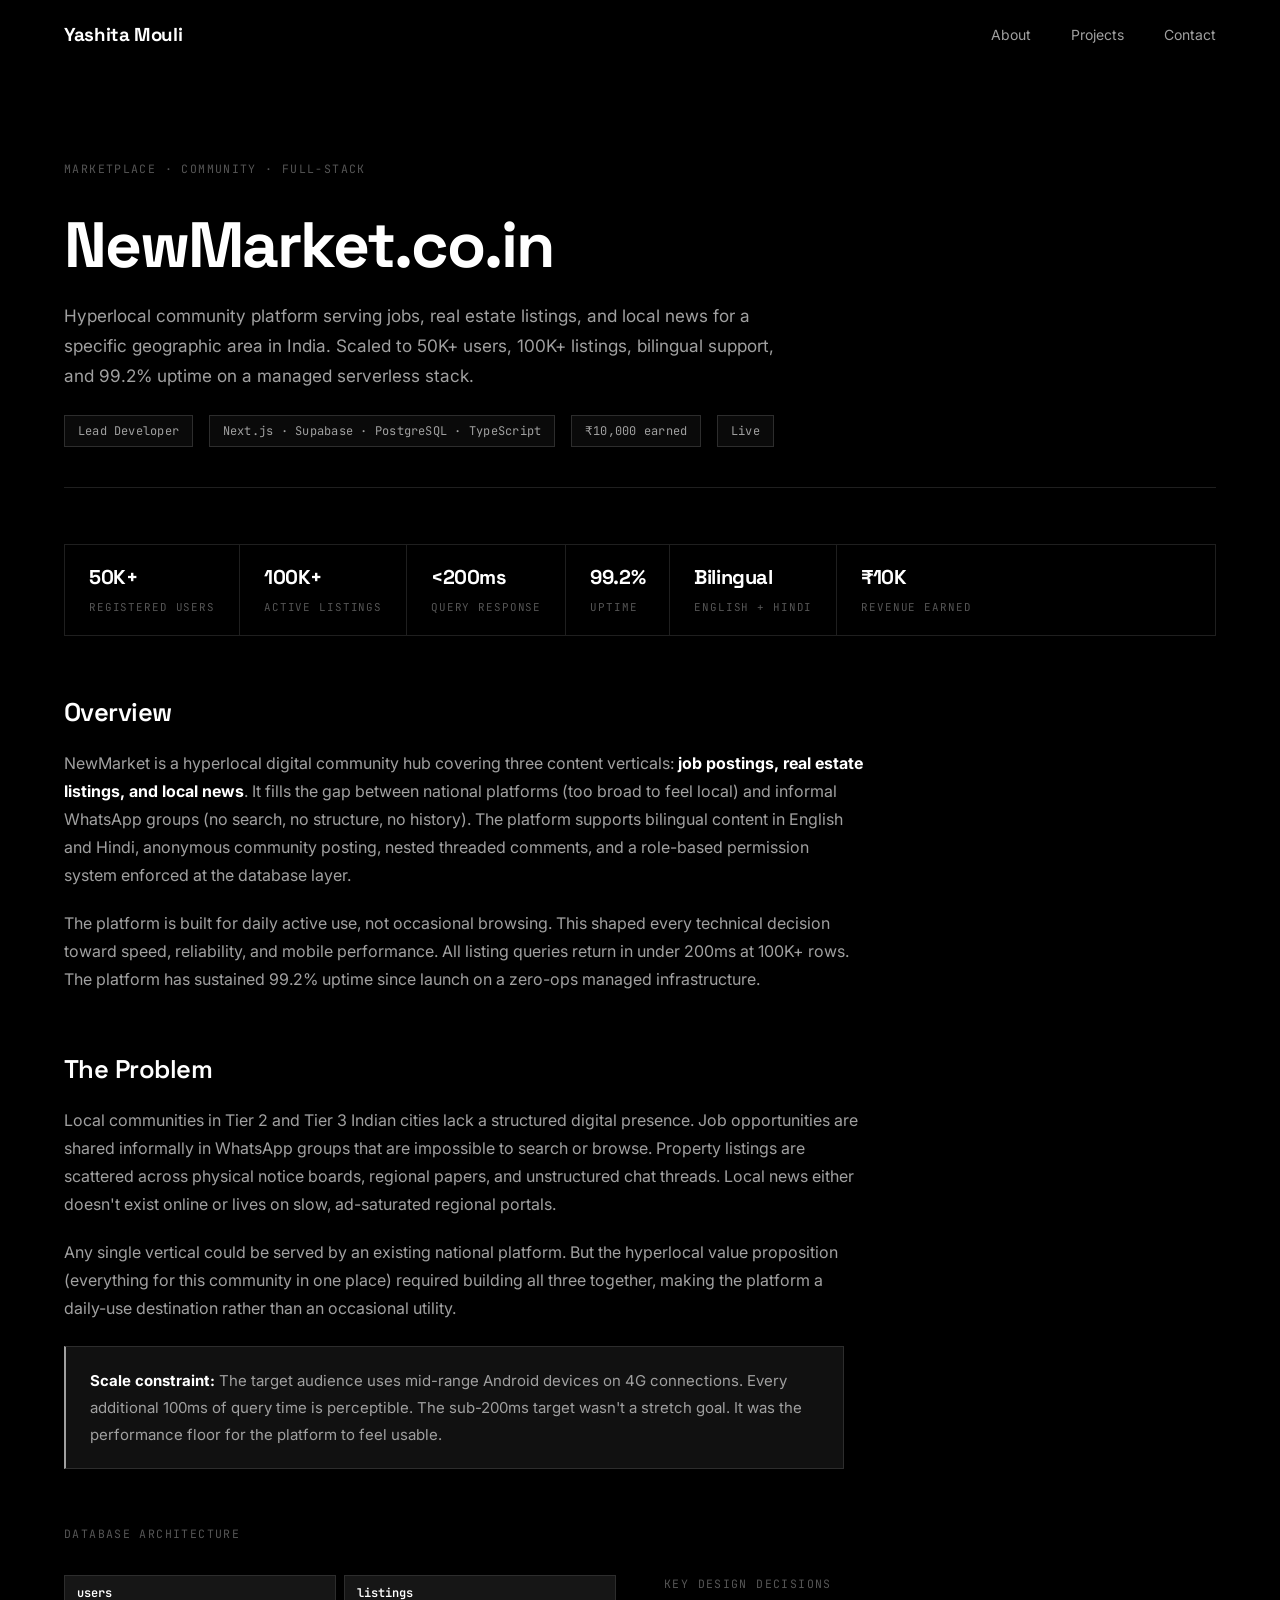
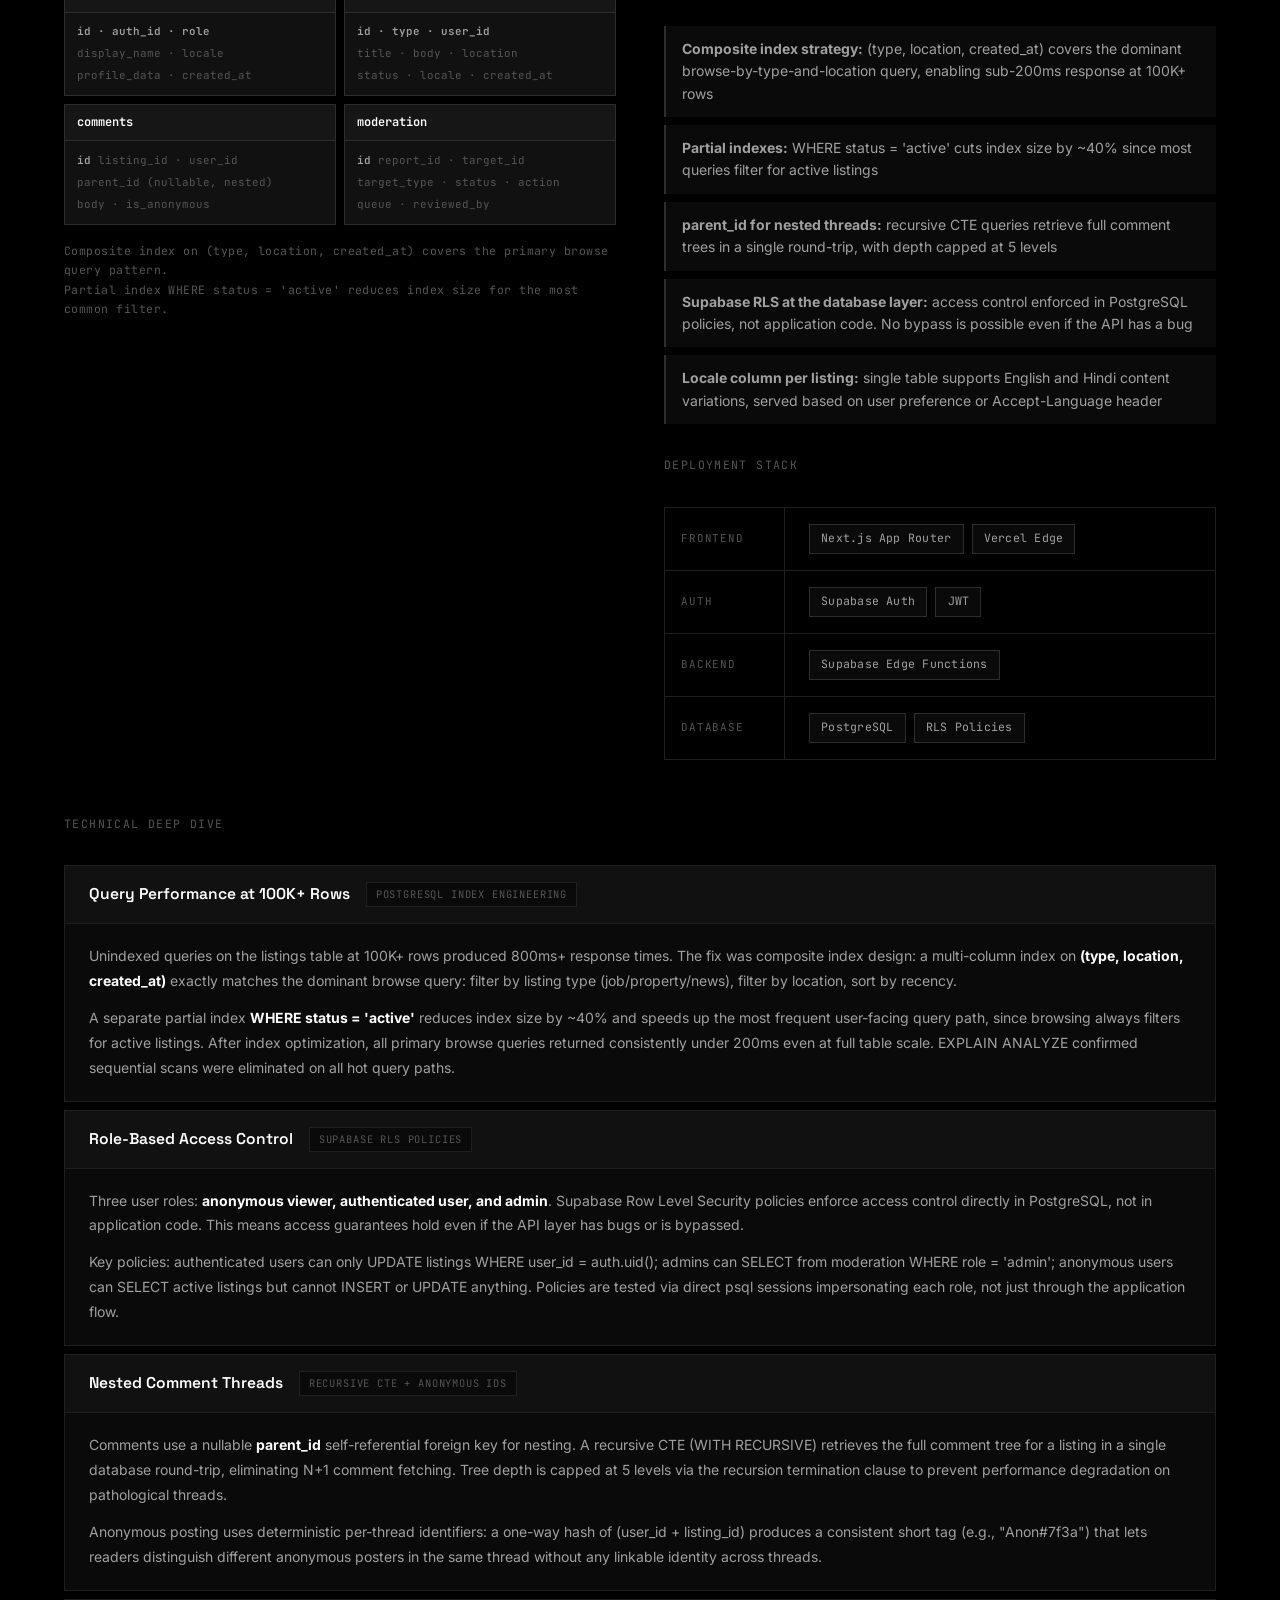
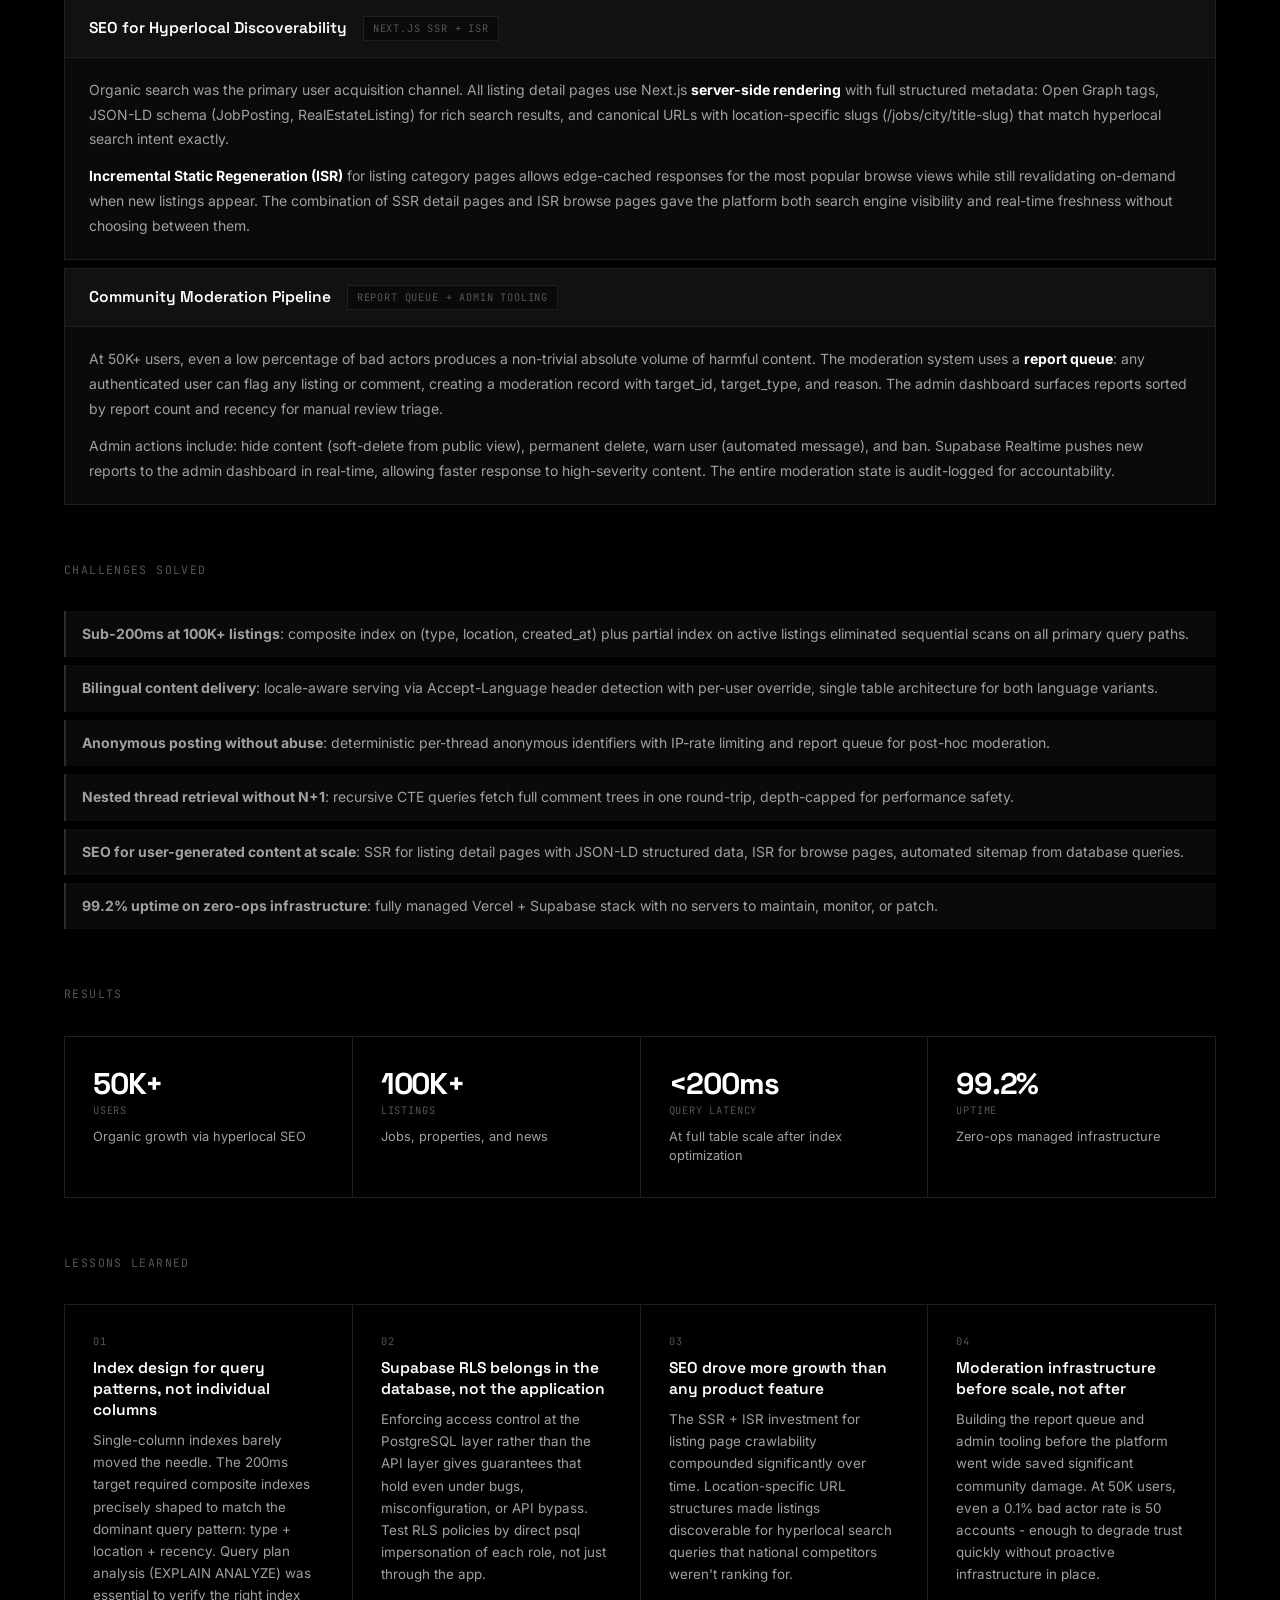
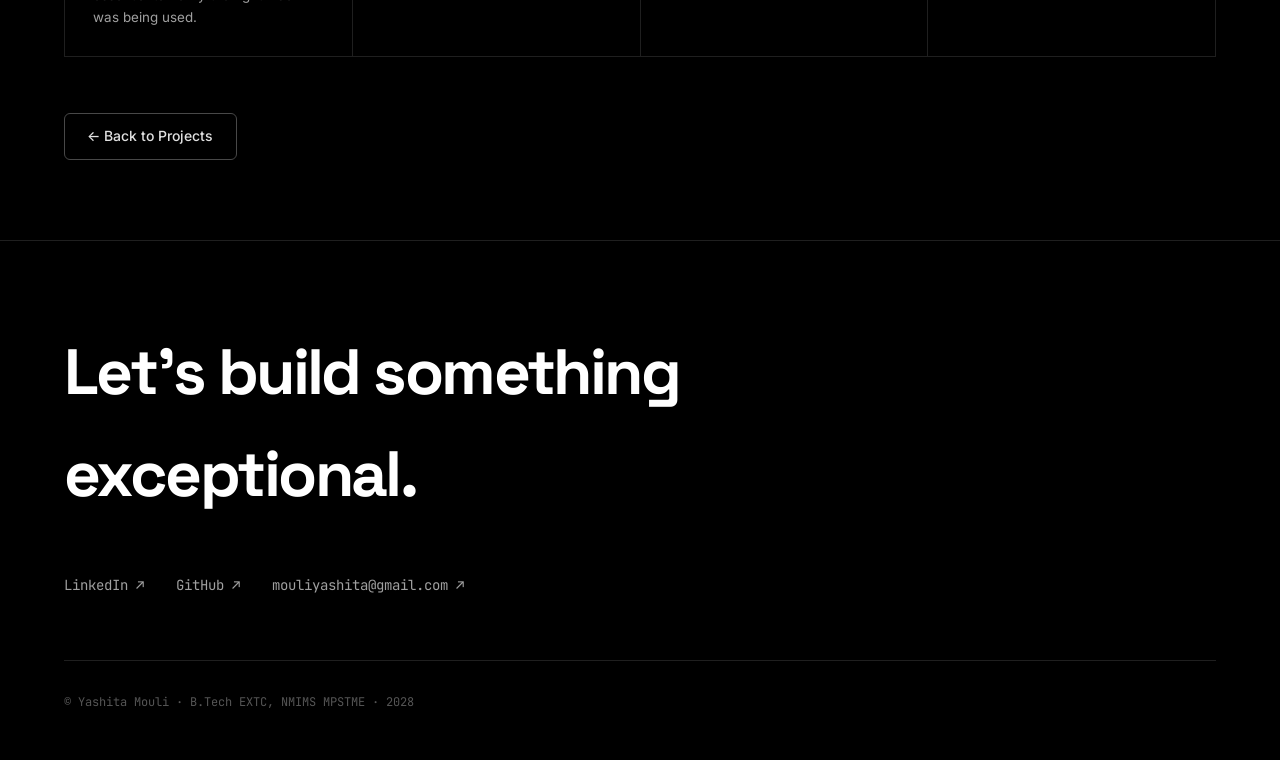
<file: case-newmarket.html>
<!DOCTYPE html>
<html lang="en">
<head>
    <meta charset="UTF-8">
    <meta name="viewport" content="width=device-width, initial-scale=1.0">
    <title>NewMarket: Case Study | Yashita Mouli</title>
    <meta name="description" content="NewMarket.co.in, a hyperlocal community platform scaled to 50K+ users and 100K+ listings with sub-200ms query performance.">
    <link rel="preconnect" href="https://fonts.googleapis.com">
    <link rel="preconnect" href="https://fonts.gstatic.com" crossorigin>
    <link href="https://fonts.googleapis.com/css2?family=Space+Grotesk:wght@400;500;600;700&family=Inter:wght@400;500;600&family=JetBrains+Mono:wght@400;500&display=swap" rel="stylesheet">
    <link rel="stylesheet" href="style.css">
</head>
<body>

    <nav class="navbar" id="navbar">
        <span class="nav-logo">Yashita Mouli</span>
        <ul class="nav-links">
            <li><a href="index.html#about">About</a></li>
            <li><a href="index.html#projects">Projects</a></li>
            <li><a href="index.html#contact">Contact</a></li>
        </ul>
    </nav>

    <main class="container">

        <!-- â”€â”€ HEADER â”€â”€ -->
        <header class="case-study-header">
            <p class="label">Marketplace · Community · Full-Stack</p>
            <h1 class="case-title">NewMarket.co.in</h1>
            <p class="cs-tagline">Hyperlocal community platform serving jobs, real estate listings, and local news for a specific geographic area in India. Scaled to 50K+ users, 100K+ listings, bilingual support, and 99.2% uptime on a managed serverless stack.</p>
            <div class="case-meta">
                <span>Lead Developer</span>
                <span>Next.js · Supabase · PostgreSQL · TypeScript</span>
                <span>₹10,000 earned</span>
                <span>Live</span>
            </div>
        </header>

        <!-- â”€â”€ METRICS â”€â”€ -->
        <div class="metrics-strip cs-block">
            <div class="metric-pill"><strong>50K+</strong><span>Registered Users</span></div>
            <div class="metric-pill"><strong>100K+</strong><span>Active Listings</span></div>
            <div class="metric-pill"><strong>&lt;200ms</strong><span>Query Response</span></div>
            <div class="metric-pill"><strong>99.2%</strong><span>Uptime</span></div>
            <div class="metric-pill"><strong>Bilingual</strong><span>English + Hindi</span></div>
            <div class="metric-pill"><strong>₹10K</strong><span>Revenue Earned</span></div>
        </div>

        <!-- â”€â”€ OVERVIEW â”€â”€ -->
        <section class="case-content-section">
            <h2>Overview</h2>
            <p>NewMarket is a hyperlocal digital community hub covering three content verticals: <strong>job postings, real estate listings, and local news</strong>. It fills the gap between national platforms (too broad to feel local) and informal WhatsApp groups (no search, no structure, no history). The platform supports bilingual content in English and Hindi, anonymous community posting, nested threaded comments, and a role-based permission system enforced at the database layer.</p>
            <p>The platform is built for daily active use, not occasional browsing. This shaped every technical decision toward speed, reliability, and mobile performance. All listing queries return in under 200ms at 100K+ rows. The platform has sustained 99.2% uptime since launch on a zero-ops managed infrastructure.</p>
        </section>

        <!-- â”€â”€ THE PROBLEM â”€â”€ -->
        <section class="case-content-section">
            <h2>The Problem</h2>
            <p>Local communities in Tier 2 and Tier 3 Indian cities lack a structured digital presence. Job opportunities are shared informally in WhatsApp groups that are impossible to search or browse. Property listings are scattered across physical notice boards, regional papers, and unstructured chat threads. Local news either doesn't exist online or lives on slow, ad-saturated regional portals.</p>
            <p>Any single vertical could be served by an existing national platform. But the hyperlocal value proposition (everything for this community in one place) required building all three together, making the platform a daily-use destination rather than an occasional utility.</p>
            <div class="cs-highlight">
                <strong>Scale constraint:</strong> The target audience uses mid-range Android devices on 4G connections. Every additional 100ms of query time is perceptible. The sub-200ms target wasn't a stretch goal. It was the performance floor for the platform to feel usable.
            </div>
        </section>

        <!-- â”€â”€ DATABASE ARCHITECTURE â”€â”€ -->
        <div class="cs-block">
            <p class="label">Database Architecture</p>
            <div class="project-cols">
                <div>
                    <div class="db-schema">
                        <div class="db-table">
                            <div class="db-table-head">users</div>
                            <div class="db-table-body">
                                <div class="db-field"><span class="pk">id · auth_id · role</span></div>
                                <div class="db-field">display_name · locale</div>
                                <div class="db-field">profile_data · created_at</div>
                            </div>
                        </div>
                        <div class="db-table">
                            <div class="db-table-head">listings</div>
                            <div class="db-table-body">
                                <div class="db-field"><span class="pk">id · type · user_id</span></div>
                                <div class="db-field">title · body · location</div>
                                <div class="db-field">status · locale · created_at</div>
                            </div>
                        </div>
                        <div class="db-table">
                            <div class="db-table-head">comments</div>
                            <div class="db-table-body">
                                <div class="db-field"><span class="pk">id</span> <span class="fk">listing_id · user_id</span></div>
                                <div class="db-field"><span class="fk">parent_id</span> (nullable, nested)</div>
                                <div class="db-field">body · is_anonymous</div>
                            </div>
                        </div>
                        <div class="db-table">
                            <div class="db-table-head">moderation</div>
                            <div class="db-table-body">
                                <div class="db-field"><span class="pk">id</span> <span class="fk">report_id · target_id</span></div>
                                <div class="db-field">target_type · status · action</div>
                                <div class="db-field">queue · reviewed_by</div>
                            </div>
                        </div>
                    </div>
                    <p style="font-family: var(--font-mono); font-size: 0.72rem; color: var(--fg-3); margin-top: 1rem; letter-spacing: 0.04em; line-height: 1.7;">
                        Composite index on (type, location, created_at) covers the primary browse query pattern.<br>
                        Partial index WHERE status = 'active' reduces index size for the most common filter.
                    </p>
                </div>
                <div>
                    <p class="label">Key Design Decisions</p>
                    <div class="challenges-list">
                        <div class="challenge-item"><strong>Composite index strategy:</strong> (type, location, created_at) covers the dominant browse-by-type-and-location query, enabling sub-200ms response at 100K+ rows</div>
                        <div class="challenge-item"><strong>Partial indexes:</strong> WHERE status = 'active' cuts index size by ~40% since most queries filter for active listings</div>
                        <div class="challenge-item"><strong>parent_id for nested threads:</strong> recursive CTE queries retrieve full comment trees in a single round-trip, with depth capped at 5 levels</div>
                        <div class="challenge-item"><strong>Supabase RLS at the database layer:</strong> access control enforced in PostgreSQL policies, not application code. No bypass is possible even if the API has a bug</div>
                        <div class="challenge-item"><strong>Locale column per listing:</strong> single table supports English and Hindi content variations, served based on user preference or Accept-Language header</div>
                    </div>

                    <p class="label" style="margin-top: 2rem;">Deployment Stack</p>
                    <div class="deploy-chain">
                        <div class="deploy-layer">
                            <span class="deploy-layer-label">Frontend</span>
                            <div class="deploy-layer-tech"><span class="chip">Next.js App Router</span><span class="chip">Vercel Edge</span></div>
                        </div>
                        <div class="deploy-layer">
                            <span class="deploy-layer-label">Auth</span>
                            <div class="deploy-layer-tech"><span class="chip">Supabase Auth</span><span class="chip">JWT</span></div>
                        </div>
                        <div class="deploy-layer">
                            <span class="deploy-layer-label">Backend</span>
                            <div class="deploy-layer-tech"><span class="chip">Supabase Edge Functions</span></div>
                        </div>
                        <div class="deploy-layer">
                            <span class="deploy-layer-label">Database</span>
                            <div class="deploy-layer-tech"><span class="chip">PostgreSQL</span><span class="chip">RLS Policies</span></div>
                        </div>
                    </div>
                </div>
            </div>
        </div>

        <!-- â”€â”€ TECHNICAL DEEP DIVE â”€â”€ -->
        <div class="cs-block">
            <p class="label">Technical Deep Dive</p>
            <div class="deep-dive-grid">

                <div class="deep-item">
                    <div class="deep-item-header">
                        <div class="deep-item-name">Query Performance at 100K+ Rows</div>
                        <span class="deep-item-tag">PostgreSQL Index Engineering</span>
                    </div>
                    <div class="deep-item-body">
                        <p>Unindexed queries on the listings table at 100K+ rows produced 800ms+ response times. The fix was composite index design: a multi-column index on <strong>(type, location, created_at)</strong> exactly matches the dominant browse query: filter by listing type (job/property/news), filter by location, sort by recency.</p>
                        <p>A separate partial index <strong>WHERE status = 'active'</strong> reduces index size by ~40% and speeds up the most frequent user-facing query path, since browsing always filters for active listings. After index optimization, all primary browse queries returned consistently under 200ms even at full table scale. EXPLAIN ANALYZE confirmed sequential scans were eliminated on all hot query paths.</p>
                    </div>
                </div>

                <div class="deep-item">
                    <div class="deep-item-header">
                        <div class="deep-item-name">Role-Based Access Control</div>
                        <span class="deep-item-tag">Supabase RLS Policies</span>
                    </div>
                    <div class="deep-item-body">
                        <p>Three user roles: <strong>anonymous viewer, authenticated user, and admin</strong>. Supabase Row Level Security policies enforce access control directly in PostgreSQL, not in application code. This means access guarantees hold even if the API layer has bugs or is bypassed.</p>
                        <p>Key policies: authenticated users can only UPDATE listings WHERE user_id = auth.uid(); admins can SELECT from moderation WHERE role = 'admin'; anonymous users can SELECT active listings but cannot INSERT or UPDATE anything. Policies are tested via direct psql sessions impersonating each role, not just through the application flow.</p>
                    </div>
                </div>

                <div class="deep-item">
                    <div class="deep-item-header">
                        <div class="deep-item-name">Nested Comment Threads</div>
                        <span class="deep-item-tag">Recursive CTE + Anonymous IDs</span>
                    </div>
                    <div class="deep-item-body">
                        <p>Comments use a nullable <strong>parent_id</strong> self-referential foreign key for nesting. A recursive CTE (WITH RECURSIVE) retrieves the full comment tree for a listing in a single database round-trip, eliminating N+1 comment fetching. Tree depth is capped at 5 levels via the recursion termination clause to prevent performance degradation on pathological threads.</p>
                        <p>Anonymous posting uses deterministic per-thread identifiers: a one-way hash of (user_id + listing_id) produces a consistent short tag (e.g., "Anon#7f3a") that lets readers distinguish different anonymous posters in the same thread without any linkable identity across threads.</p>
                    </div>
                </div>

                <div class="deep-item">
                    <div class="deep-item-header">
                        <div class="deep-item-name">SEO for Hyperlocal Discoverability</div>
                        <span class="deep-item-tag">Next.js SSR + ISR</span>
                    </div>
                    <div class="deep-item-body">
                        <p>Organic search was the primary user acquisition channel. All listing detail pages use Next.js <strong>server-side rendering</strong> with full structured metadata: Open Graph tags, JSON-LD schema (JobPosting, RealEstateListing) for rich search results, and canonical URLs with location-specific slugs (/jobs/city/title-slug) that match hyperlocal search intent exactly.</p>
                        <p><strong>Incremental Static Regeneration (ISR)</strong> for listing category pages allows edge-cached responses for the most popular browse views while still revalidating on-demand when new listings appear. The combination of SSR detail pages and ISR browse pages gave the platform both search engine visibility and real-time freshness without choosing between them.</p>
                    </div>
                </div>

                <div class="deep-item">
                    <div class="deep-item-header">
                        <div class="deep-item-name">Community Moderation Pipeline</div>
                        <span class="deep-item-tag">Report Queue + Admin Tooling</span>
                    </div>
                    <div class="deep-item-body">
                        <p>At 50K+ users, even a low percentage of bad actors produces a non-trivial absolute volume of harmful content. The moderation system uses a <strong>report queue</strong>: any authenticated user can flag any listing or comment, creating a moderation record with target_id, target_type, and reason. The admin dashboard surfaces reports sorted by report count and recency for manual review triage.</p>
                        <p>Admin actions include: hide content (soft-delete from public view), permanent delete, warn user (automated message), and ban. Supabase Realtime pushes new reports to the admin dashboard in real-time, allowing faster response to high-severity content. The entire moderation state is audit-logged for accountability.</p>
                    </div>
                </div>

            </div>
        </div>

        <!-- â”€â”€ CHALLENGES SOLVED â”€â”€ -->
        <div class="cs-block">
            <p class="label">Challenges Solved</p>
            <div class="challenges-list">
                <div class="challenge-item"><strong>Sub-200ms at 100K+ listings</strong>: composite index on (type, location, created_at) plus partial index on active listings eliminated sequential scans on all primary query paths.</div>
                <div class="challenge-item"><strong>Bilingual content delivery</strong>: locale-aware serving via Accept-Language header detection with per-user override, single table architecture for both language variants.</div>
                <div class="challenge-item"><strong>Anonymous posting without abuse</strong>: deterministic per-thread anonymous identifiers with IP-rate limiting and report queue for post-hoc moderation.</div>
                <div class="challenge-item"><strong>Nested thread retrieval without N+1</strong>: recursive CTE queries fetch full comment trees in one round-trip, depth-capped for performance safety.</div>
                <div class="challenge-item"><strong>SEO for user-generated content at scale</strong>: SSR for listing detail pages with JSON-LD structured data, ISR for browse pages, automated sitemap from database queries.</div>
                <div class="challenge-item"><strong>99.2% uptime on zero-ops infrastructure</strong>: fully managed Vercel + Supabase stack with no servers to maintain, monitor, or patch.</div>
            </div>
        </div>

        <!-- â”€â”€ RESULTS â”€â”€ -->
        <div class="cs-block">
            <p class="label">Results</p>
            <div class="result-grid">
                <div class="result-item">
                    <div class="result-value">50K+</div>
                    <div class="result-label">Users</div>
                    <div class="result-note">Organic growth via hyperlocal SEO</div>
                </div>
                <div class="result-item">
                    <div class="result-value">100K+</div>
                    <div class="result-label">Listings</div>
                    <div class="result-note">Jobs, properties, and news</div>
                </div>
                <div class="result-item">
                    <div class="result-value">&lt;200ms</div>
                    <div class="result-label">Query Latency</div>
                    <div class="result-note">At full table scale after index optimization</div>
                </div>
                <div class="result-item">
                    <div class="result-value">99.2%</div>
                    <div class="result-label">Uptime</div>
                    <div class="result-note">Zero-ops managed infrastructure</div>
                </div>
            </div>
        </div>

        <!-- â”€â”€ LESSONS LEARNED â”€â”€ -->
        <div class="cs-block">
            <p class="label">Lessons Learned</p>
            <div class="lesson-grid">
                <div class="lesson-card">
                    <div class="lesson-num">01</div>
                    <div class="lesson-title">Index design for query patterns, not individual columns</div>
                    <div class="lesson-body">Single-column indexes barely moved the needle. The 200ms target required composite indexes precisely shaped to match the dominant query pattern: type + location + recency. Query plan analysis (EXPLAIN ANALYZE) was essential to verify the right index was being used.</div>
                </div>
                <div class="lesson-card">
                    <div class="lesson-num">02</div>
                    <div class="lesson-title">Supabase RLS belongs in the database, not the application</div>
                    <div class="lesson-body">Enforcing access control at the PostgreSQL layer rather than the API layer gives guarantees that hold even under bugs, misconfiguration, or API bypass. Test RLS policies by direct psql impersonation of each role, not just through the app.</div>
                </div>
                <div class="lesson-card">
                    <div class="lesson-num">03</div>
                    <div class="lesson-title">SEO drove more growth than any product feature</div>
                    <div class="lesson-body">The SSR + ISR investment for listing page crawlability compounded significantly over time. Location-specific URL structures made listings discoverable for hyperlocal search queries that national competitors weren't ranking for.</div>
                </div>
                <div class="lesson-card">
                    <div class="lesson-num">04</div>
                    <div class="lesson-title">Moderation infrastructure before scale, not after</div>
                    <div class="lesson-body">Building the report queue and admin tooling before the platform went wide saved significant community damage. At 50K users, even a 0.1% bad actor rate is 50 accounts - enough to degrade trust quickly without proactive infrastructure in place.</div>
                </div>
            </div>
        </div>

        <div class="cs-footer-nav">
            <a href="index.html#projects" class="btn btn-ghost">← Back to Projects</a>
        </div>

    </main>

    <footer id="contact">
        <div class="footer-inner">
            <p class="footer-statement">Let's build something exceptional.</p>
            <div class="footer-links">
                <a href="https://linkedin.com/in/yashita-mouli" class="footer-link">LinkedIn ↗</a>
                <a href="https://github.com/yashitamoulin01-star" class="footer-link">GitHub ↗</a>
                <a href="mailto:mouliyashita@gmail.com" class="footer-link">mouliyashita@gmail.com ↗</a>
            </div>
            <div class="footer-bottom">&copy; Yashita Mouli · B.Tech EXTC, NMIMS MPSTME · 2028</div>
        </div>
    </footer>

    <script src="script.js"></script>
</body>
</html>
</file>
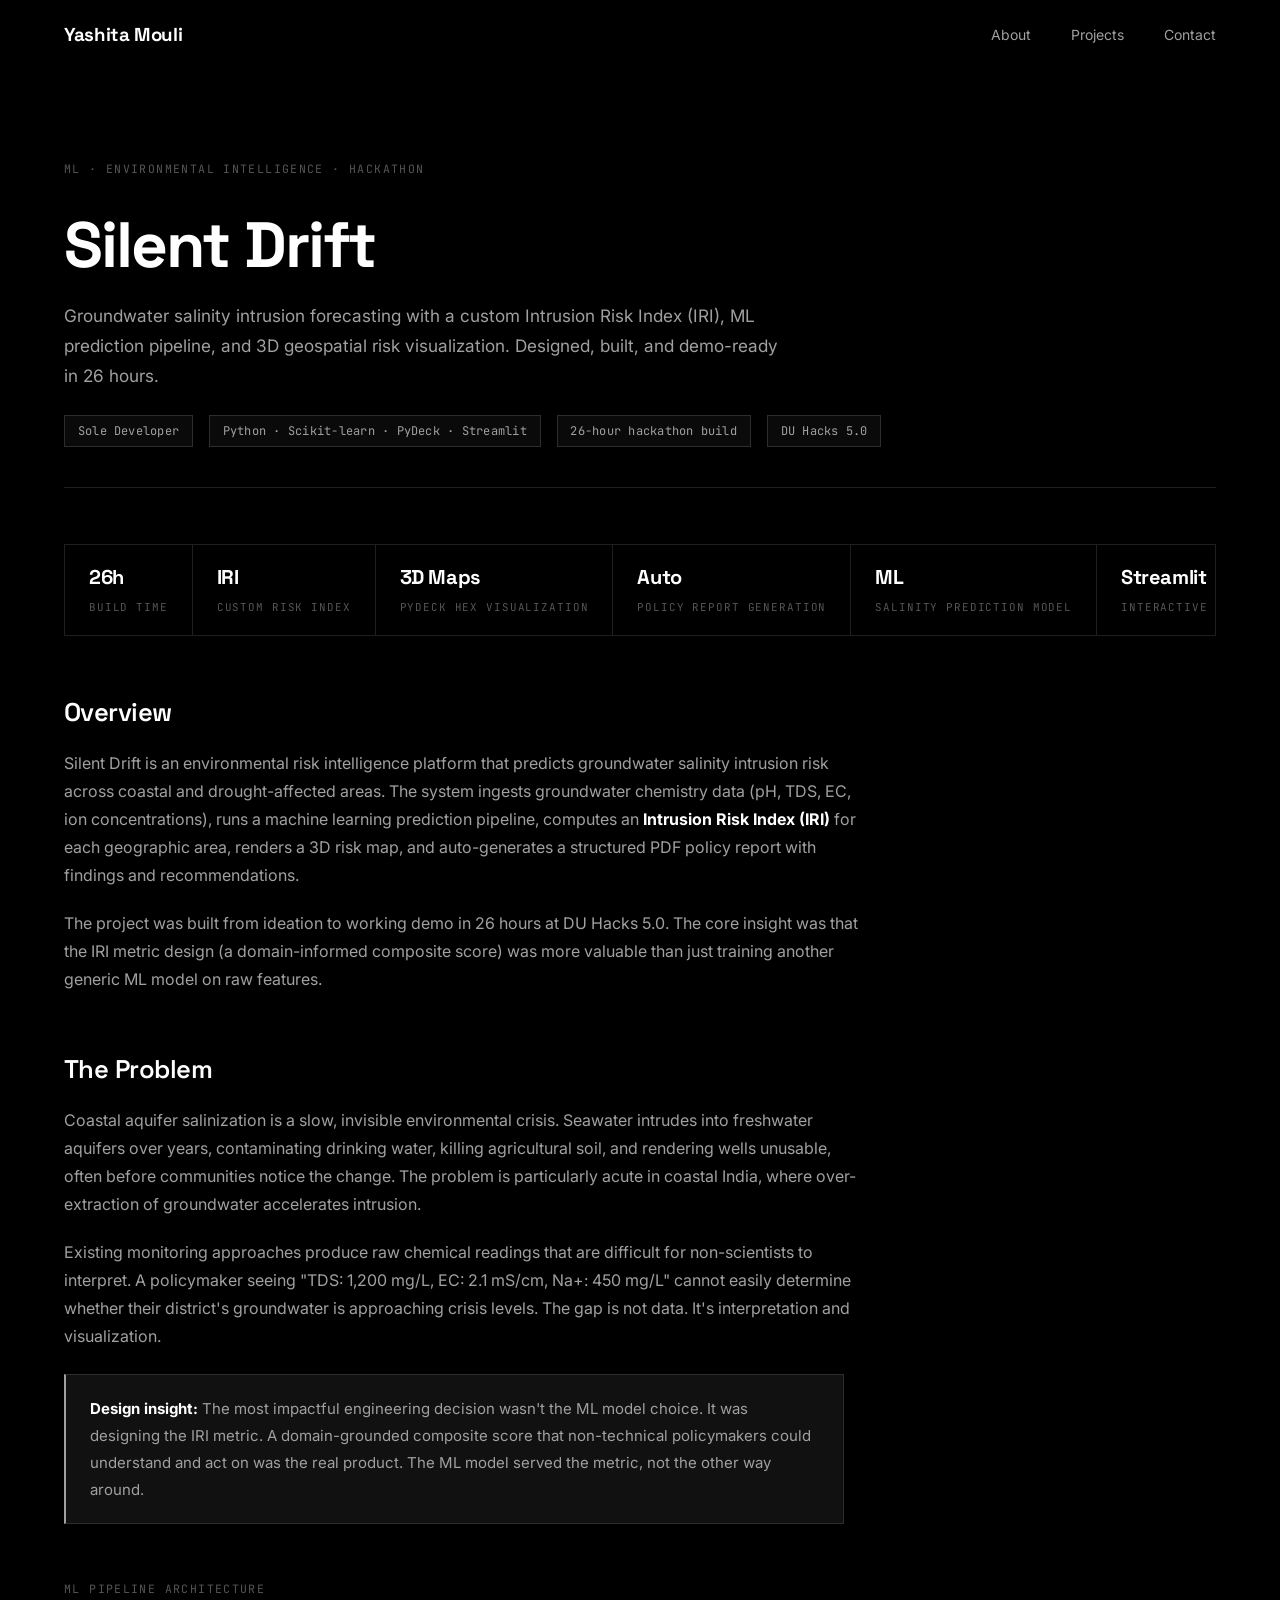
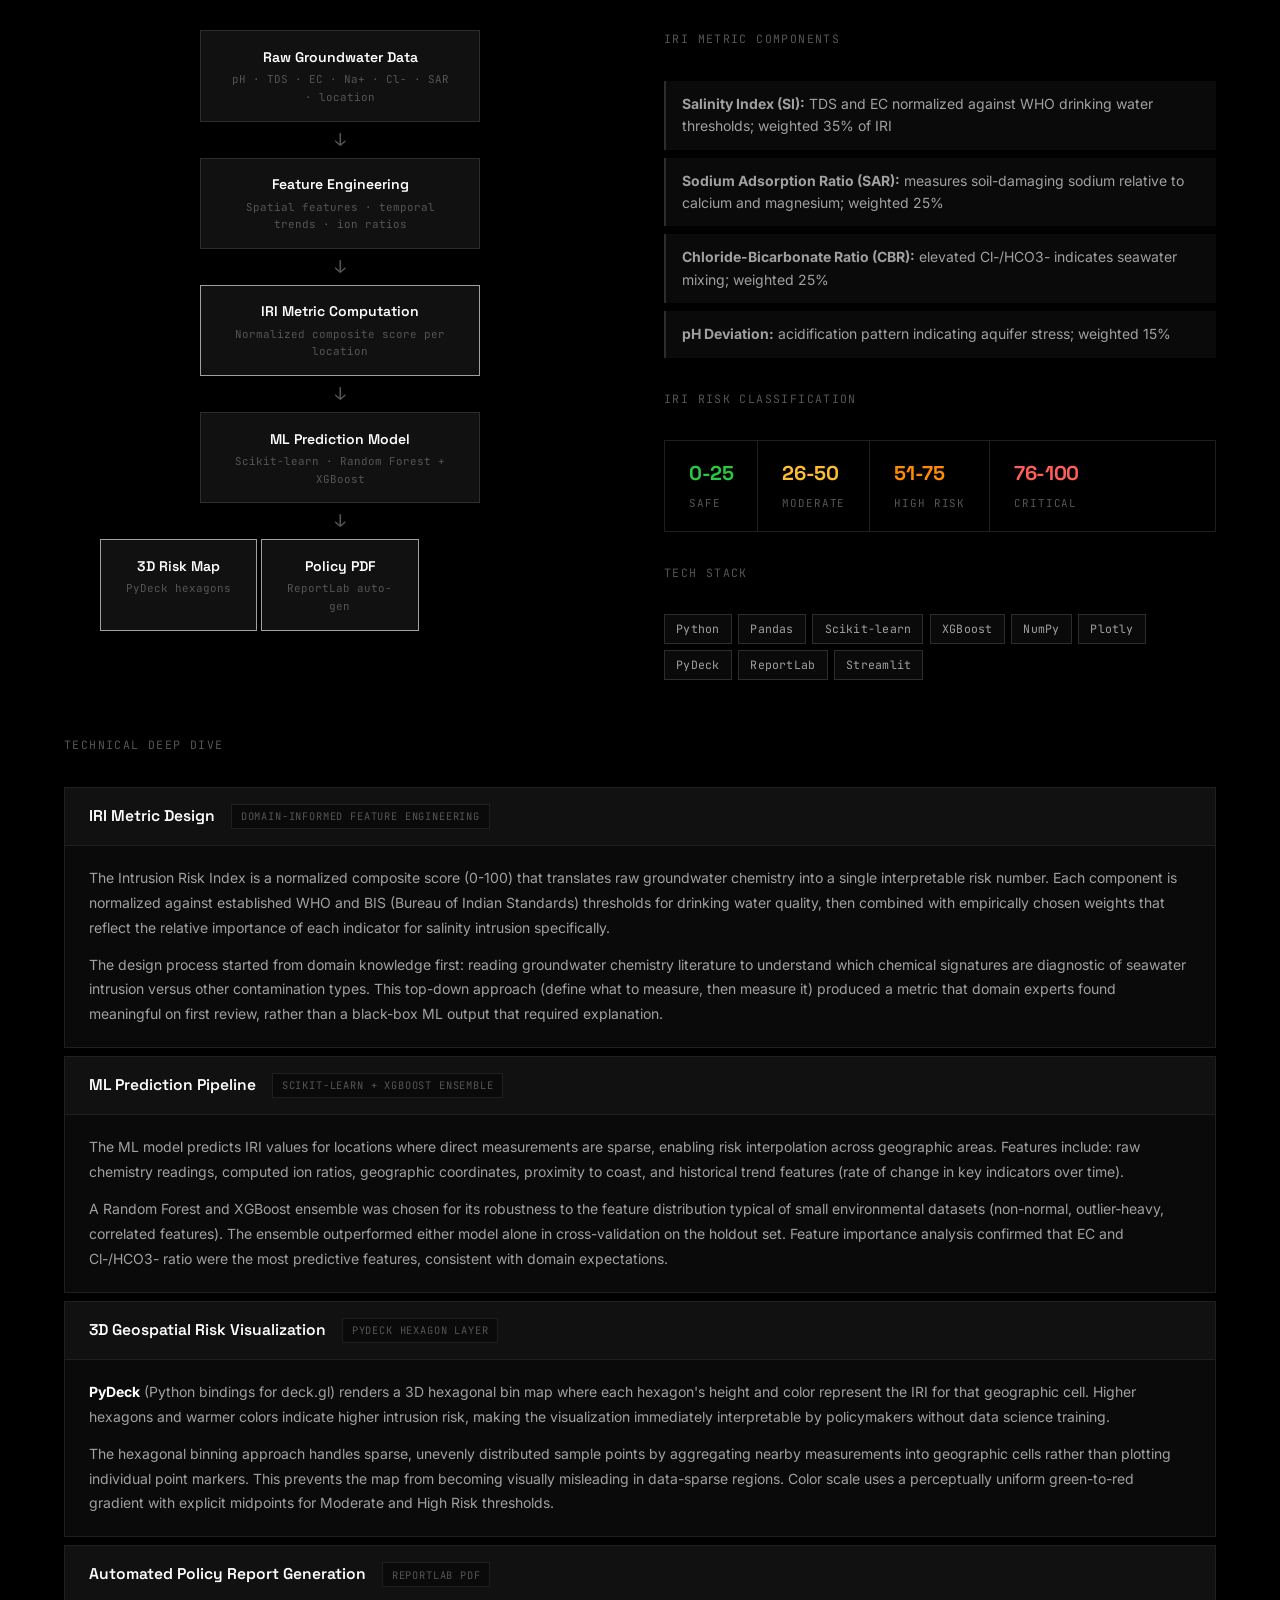
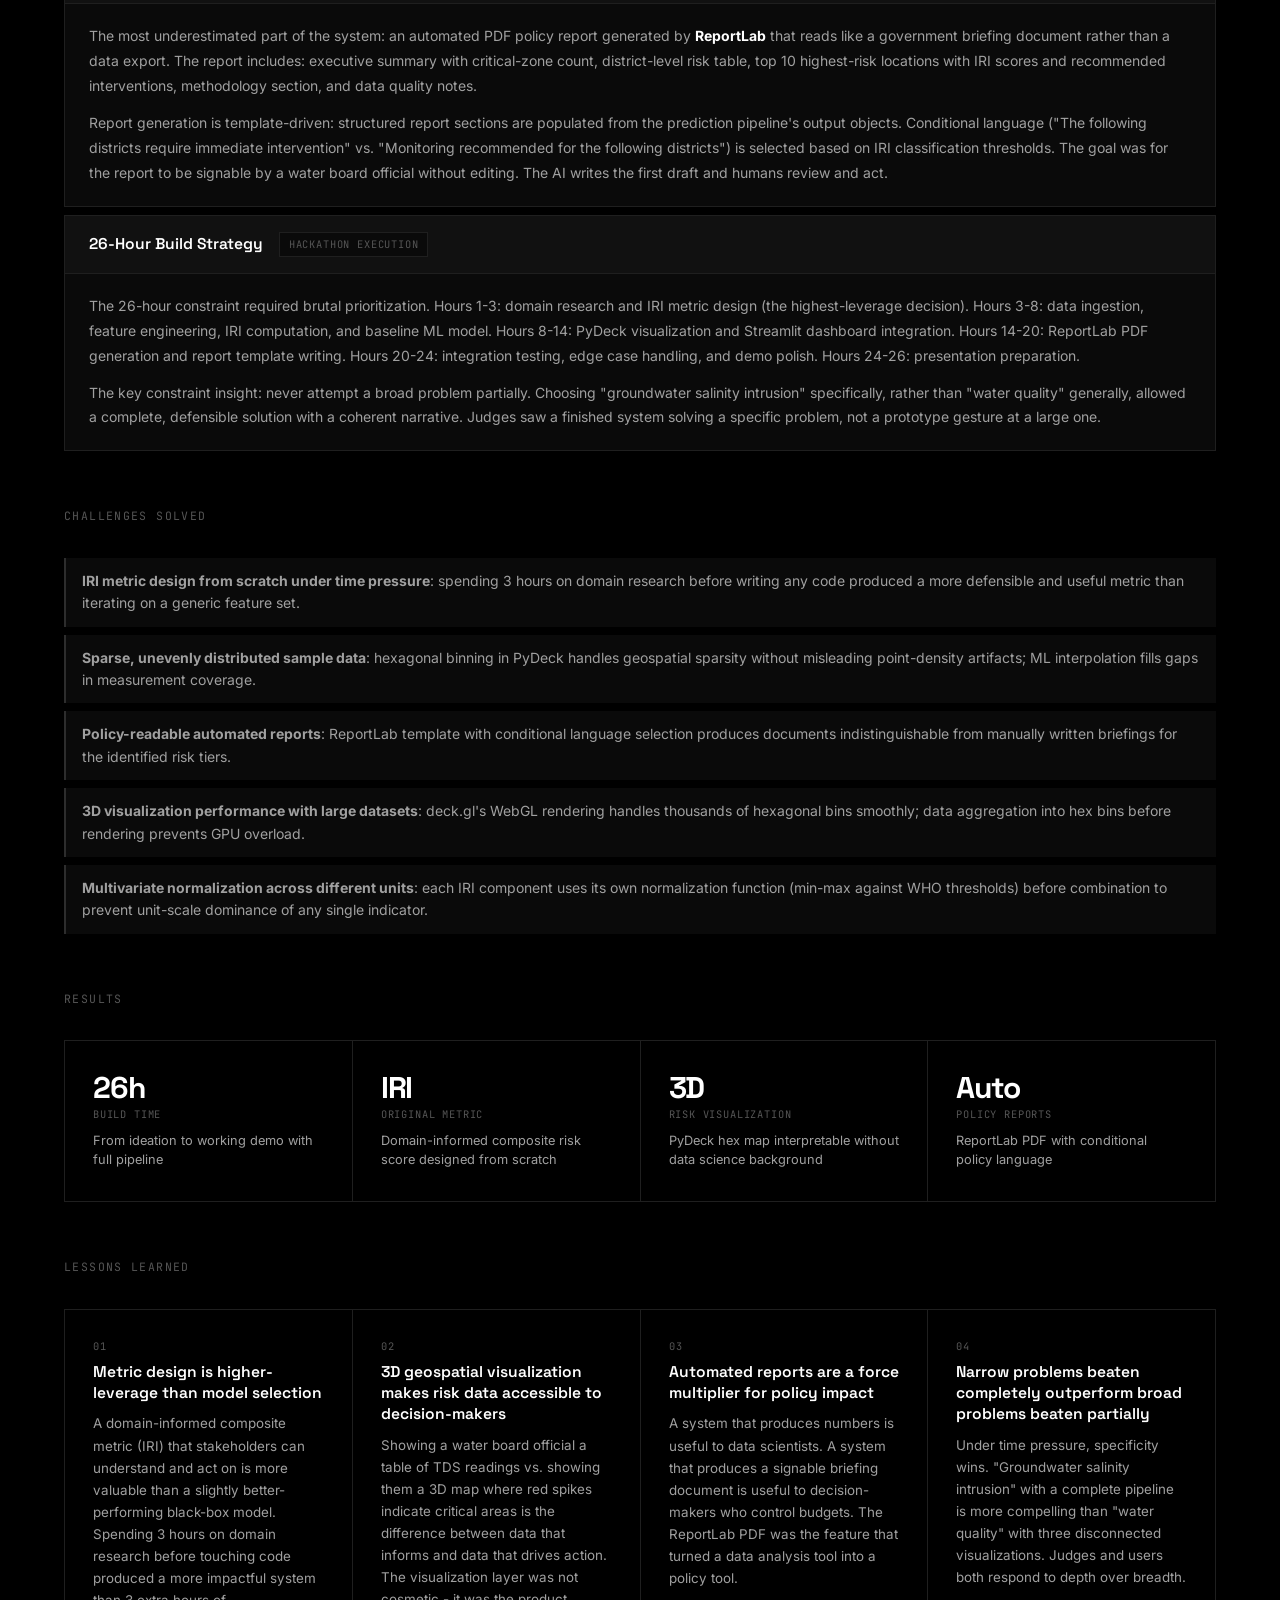
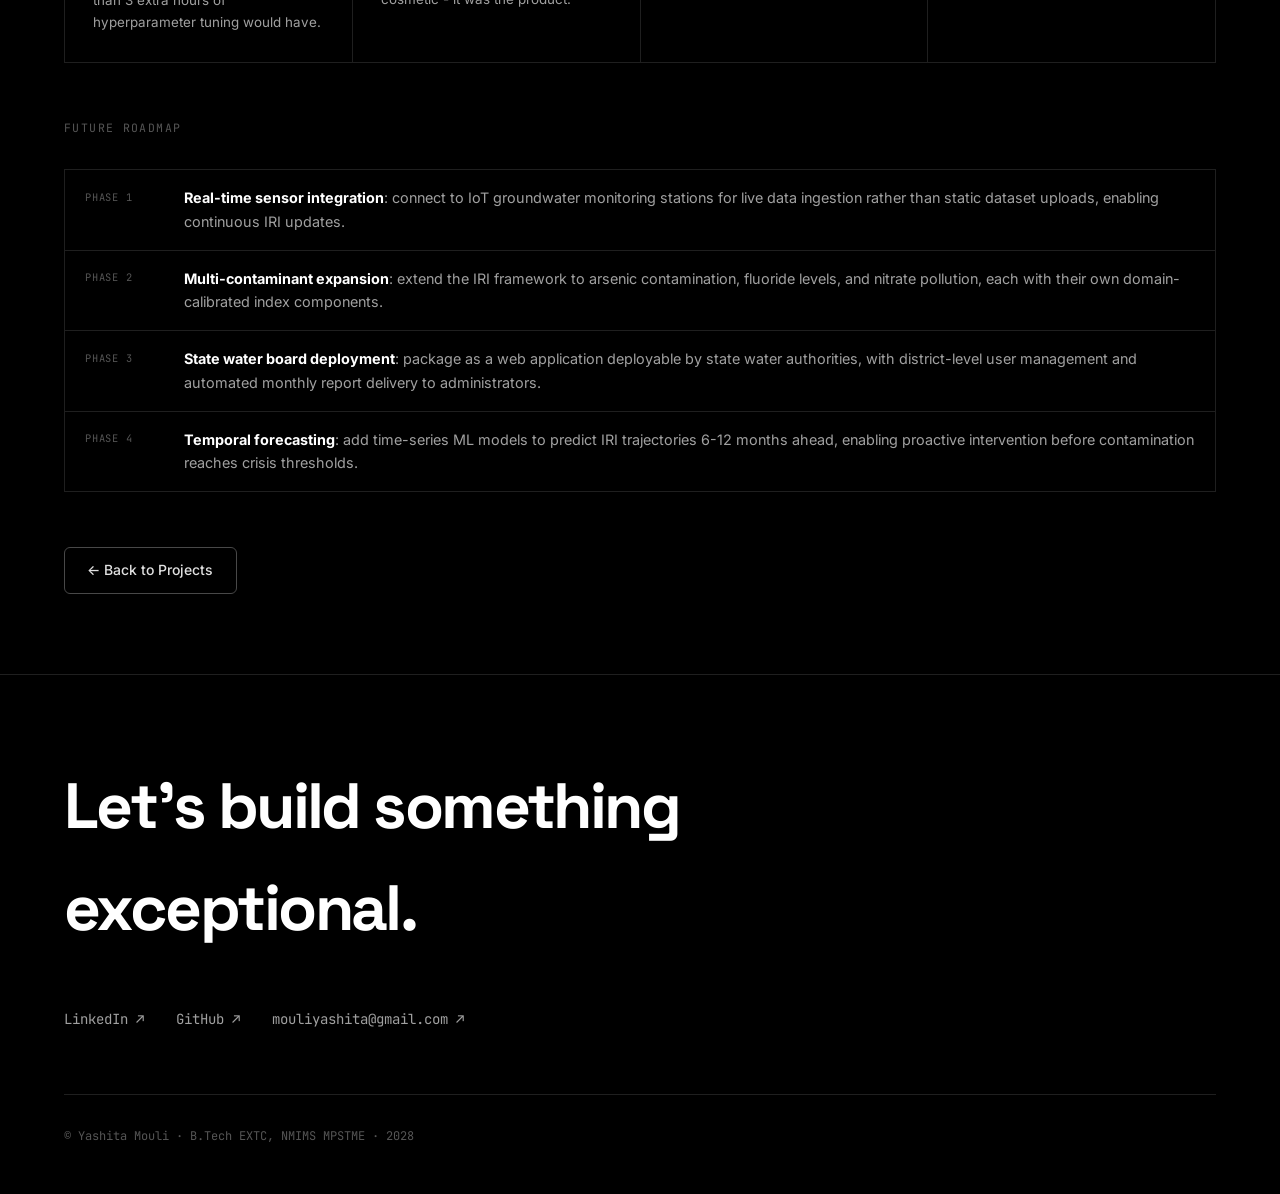
<file: case-silentdrift.html>
<!DOCTYPE html>
<html lang="en">
<head>
    <meta charset="UTF-8">
    <meta name="viewport" content="width=device-width, initial-scale=1.0">
    <title>Silent Drift: Case Study | Yashita Mouli</title>
    <meta name="description" content="Silent Drift, a groundwater salinity intrusion forecasting tool with custom IRI metric, ML prediction, and 3D geospatial visualization. Built in 26 hours.">
    <link rel="preconnect" href="https://fonts.googleapis.com">
    <link rel="preconnect" href="https://fonts.gstatic.com" crossorigin>
    <link href="https://fonts.googleapis.com/css2?family=Space+Grotesk:wght@400;500;600;700&family=Inter:wght@400;500;600&family=JetBrains+Mono:wght@400;500&display=swap" rel="stylesheet">
    <link rel="stylesheet" href="style.css">
</head>
<body>

    <nav class="navbar" id="navbar">
        <span class="nav-logo">Yashita Mouli</span>
        <ul class="nav-links">
            <li><a href="index.html#about">About</a></li>
            <li><a href="index.html#projects">Projects</a></li>
            <li><a href="index.html#contact">Contact</a></li>
        </ul>
    </nav>

    <main class="container">

        <!-- â”€â”€ HEADER â”€â”€ -->
        <header class="case-study-header">
            <p class="label">ML · Environmental Intelligence · Hackathon</p>
            <h1 class="case-title">Silent Drift</h1>
            <p class="cs-tagline">Groundwater salinity intrusion forecasting with a custom Intrusion Risk Index (IRI), ML prediction pipeline, and 3D geospatial risk visualization. Designed, built, and demo-ready in 26 hours.</p>
            <div class="case-meta">
                <span>Sole Developer</span>
                <span>Python · Scikit-learn · PyDeck · Streamlit</span>
                <span>26-hour hackathon build</span>
                <span>DU Hacks 5.0</span>
            </div>
        </header>

        <!-- â”€â”€ METRICS â”€â”€ -->
        <div class="metrics-strip cs-block">
            <div class="metric-pill"><strong>26h</strong><span>Build Time</span></div>
            <div class="metric-pill"><strong>IRI</strong><span>Custom Risk Index</span></div>
            <div class="metric-pill"><strong>3D Maps</strong><span>PyDeck Hex Visualization</span></div>
            <div class="metric-pill"><strong>Auto</strong><span>Policy Report Generation</span></div>
            <div class="metric-pill"><strong>ML</strong><span>Salinity Prediction Model</span></div>
            <div class="metric-pill"><strong>Streamlit</strong><span>Interactive Dashboard</span></div>
        </div>

        <!-- â”€â”€ OVERVIEW â”€â”€ -->
        <section class="case-content-section">
            <h2>Overview</h2>
            <p>Silent Drift is an environmental risk intelligence platform that predicts groundwater salinity intrusion risk across coastal and drought-affected areas. The system ingests groundwater chemistry data (pH, TDS, EC, ion concentrations), runs a machine learning prediction pipeline, computes an <strong>Intrusion Risk Index (IRI)</strong> for each geographic area, renders a 3D risk map, and auto-generates a structured PDF policy report with findings and recommendations.</p>
            <p>The project was built from ideation to working demo in 26 hours at DU Hacks 5.0. The core insight was that the IRI metric design (a domain-informed composite score) was more valuable than just training another generic ML model on raw features.</p>
        </section>

        <!-- â”€â”€ THE PROBLEM â”€â”€ -->
        <section class="case-content-section">
            <h2>The Problem</h2>
            <p>Coastal aquifer salinization is a slow, invisible environmental crisis. Seawater intrudes into freshwater aquifers over years, contaminating drinking water, killing agricultural soil, and rendering wells unusable, often before communities notice the change. The problem is particularly acute in coastal India, where over-extraction of groundwater accelerates intrusion.</p>
            <p>Existing monitoring approaches produce raw chemical readings that are difficult for non-scientists to interpret. A policymaker seeing "TDS: 1,200 mg/L, EC: 2.1 mS/cm, Na+: 450 mg/L" cannot easily determine whether their district's groundwater is approaching crisis levels. The gap is not data. It's interpretation and visualization.</p>
            <div class="cs-highlight">
                <strong>Design insight:</strong> The most impactful engineering decision wasn't the ML model choice. It was designing the IRI metric. A domain-grounded composite score that non-technical policymakers could understand and act on was the real product. The ML model served the metric, not the other way around.
            </div>
        </section>

        <!-- â”€â”€ ML PIPELINE ARCHITECTURE â”€â”€ -->
        <div class="cs-block">
            <p class="label">ML Pipeline Architecture</p>
            <div class="project-cols">
                <div>
                    <div class="arch-diagram">
                        <div class="arch-node">
                            <div class="arch-node-title">Raw Groundwater Data</div>
                            <div class="arch-node-sub">pH · TDS · EC · Na+ · Cl- · SAR · location</div>
                        </div>
                        <div class="arch-arrow">↓</div>
                        <div class="arch-node">
                            <div class="arch-node-title">Feature Engineering</div>
                            <div class="arch-node-sub">Spatial features · temporal trends · ion ratios</div>
                        </div>
                        <div class="arch-arrow">↓</div>
                        <div class="arch-node arch-highlight">
                            <div class="arch-node-title">IRI Metric Computation</div>
                            <div class="arch-node-sub">Normalized composite score per location</div>
                        </div>
                        <div class="arch-arrow">↓</div>
                        <div class="arch-node">
                            <div class="arch-node-title">ML Prediction Model</div>
                            <div class="arch-node-sub">Scikit-learn · Random Forest + XGBoost</div>
                        </div>
                        <div class="arch-arrow">↓</div>
                        <div class="arch-parallel">
                            <div class="arch-node arch-highlight">
                                <div class="arch-node-title">3D Risk Map</div>
                                <div class="arch-node-sub">PyDeck hexagons</div>
                            </div>
                            <div class="arch-node arch-highlight">
                                <div class="arch-node-title">Policy PDF</div>
                                <div class="arch-node-sub">ReportLab auto-gen</div>
                            </div>
                        </div>
                    </div>
                </div>
                <div>
                    <p class="label">IRI Metric Components</p>
                    <div class="challenges-list">
                        <div class="challenge-item"><strong>Salinity Index (SI):</strong> TDS and EC normalized against WHO drinking water thresholds; weighted 35% of IRI</div>
                        <div class="challenge-item"><strong>Sodium Adsorption Ratio (SAR):</strong> measures soil-damaging sodium relative to calcium and magnesium; weighted 25%</div>
                        <div class="challenge-item"><strong>Chloride-Bicarbonate Ratio (CBR):</strong> elevated Cl-/HCO3- indicates seawater mixing; weighted 25%</div>
                        <div class="challenge-item"><strong>pH Deviation:</strong> acidification pattern indicating aquifer stress; weighted 15%</div>
                    </div>

                    <p class="label" style="margin-top: 2rem;">IRI Risk Classification</p>
                    <div class="metrics-strip" style="margin: 0.75rem 0 0; border: 1px solid var(--border);">
                        <div class="metric-pill"><strong style="color: #27c93f;">0-25</strong><span>Safe</span></div>
                        <div class="metric-pill"><strong style="color: #ffbd2e;">26-50</strong><span>Moderate</span></div>
                        <div class="metric-pill"><strong style="color: #ff8c00;">51-75</strong><span>High Risk</span></div>
                        <div class="metric-pill"><strong style="color: #ff5f56;">76-100</strong><span>Critical</span></div>
                    </div>

                    <p class="label" style="margin-top: 2rem;">Tech Stack</p>
                    <div class="chip-row">
                        <span class="chip">Python</span><span class="chip">Pandas</span>
                        <span class="chip">Scikit-learn</span><span class="chip">XGBoost</span>
                        <span class="chip">NumPy</span><span class="chip">Plotly</span>
                        <span class="chip">PyDeck</span><span class="chip">ReportLab</span>
                        <span class="chip">Streamlit</span>
                    </div>
                </div>
            </div>
        </div>

        <!-- â”€â”€ TECHNICAL DEEP DIVE â”€â”€ -->
        <div class="cs-block">
            <p class="label">Technical Deep Dive</p>
            <div class="deep-dive-grid">

                <div class="deep-item">
                    <div class="deep-item-header">
                        <div class="deep-item-name">IRI Metric Design</div>
                        <span class="deep-item-tag">Domain-Informed Feature Engineering</span>
                    </div>
                    <div class="deep-item-body">
                        <p>The Intrusion Risk Index is a normalized composite score (0-100) that translates raw groundwater chemistry into a single interpretable risk number. Each component is normalized against established WHO and BIS (Bureau of Indian Standards) thresholds for drinking water quality, then combined with empirically chosen weights that reflect the relative importance of each indicator for salinity intrusion specifically.</p>
                        <p>The design process started from domain knowledge first: reading groundwater chemistry literature to understand which chemical signatures are diagnostic of seawater intrusion versus other contamination types. This top-down approach (define what to measure, then measure it) produced a metric that domain experts found meaningful on first review, rather than a black-box ML output that required explanation.</p>
                    </div>
                </div>

                <div class="deep-item">
                    <div class="deep-item-header">
                        <div class="deep-item-name">ML Prediction Pipeline</div>
                        <span class="deep-item-tag">Scikit-learn + XGBoost Ensemble</span>
                    </div>
                    <div class="deep-item-body">
                        <p>The ML model predicts IRI values for locations where direct measurements are sparse, enabling risk interpolation across geographic areas. Features include: raw chemistry readings, computed ion ratios, geographic coordinates, proximity to coast, and historical trend features (rate of change in key indicators over time).</p>
                        <p>A Random Forest and XGBoost ensemble was chosen for its robustness to the feature distribution typical of small environmental datasets (non-normal, outlier-heavy, correlated features). The ensemble outperformed either model alone in cross-validation on the holdout set. Feature importance analysis confirmed that EC and Cl-/HCO3- ratio were the most predictive features, consistent with domain expectations.</p>
                    </div>
                </div>

                <div class="deep-item">
                    <div class="deep-item-header">
                        <div class="deep-item-name">3D Geospatial Risk Visualization</div>
                        <span class="deep-item-tag">PyDeck Hexagon Layer</span>
                    </div>
                    <div class="deep-item-body">
                        <p><strong>PyDeck</strong> (Python bindings for deck.gl) renders a 3D hexagonal bin map where each hexagon's height and color represent the IRI for that geographic cell. Higher hexagons and warmer colors indicate higher intrusion risk, making the visualization immediately interpretable by policymakers without data science training.</p>
                        <p>The hexagonal binning approach handles sparse, unevenly distributed sample points by aggregating nearby measurements into geographic cells rather than plotting individual point markers. This prevents the map from becoming visually misleading in data-sparse regions. Color scale uses a perceptually uniform green-to-red gradient with explicit midpoints for Moderate and High Risk thresholds.</p>
                    </div>
                </div>

                <div class="deep-item">
                    <div class="deep-item-header">
                        <div class="deep-item-name">Automated Policy Report Generation</div>
                        <span class="deep-item-tag">ReportLab PDF</span>
                    </div>
                    <div class="deep-item-body">
                        <p>The most underestimated part of the system: an automated PDF policy report generated by <strong>ReportLab</strong> that reads like a government briefing document rather than a data export. The report includes: executive summary with critical-zone count, district-level risk table, top 10 highest-risk locations with IRI scores and recommended interventions, methodology section, and data quality notes.</p>
                        <p>Report generation is template-driven: structured report sections are populated from the prediction pipeline's output objects. Conditional language ("The following districts require immediate intervention" vs. "Monitoring recommended for the following districts") is selected based on IRI classification thresholds. The goal was for the report to be signable by a water board official without editing. The AI writes the first draft and humans review and act.</p>
                    </div>
                </div>

                <div class="deep-item">
                    <div class="deep-item-header">
                        <div class="deep-item-name">26-Hour Build Strategy</div>
                        <span class="deep-item-tag">Hackathon Execution</span>
                    </div>
                    <div class="deep-item-body">
                        <p>The 26-hour constraint required brutal prioritization. Hours 1-3: domain research and IRI metric design (the highest-leverage decision). Hours 3-8: data ingestion, feature engineering, IRI computation, and baseline ML model. Hours 8-14: PyDeck visualization and Streamlit dashboard integration. Hours 14-20: ReportLab PDF generation and report template writing. Hours 20-24: integration testing, edge case handling, and demo polish. Hours 24-26: presentation preparation.</p>
                        <p>The key constraint insight: never attempt a broad problem partially. Choosing "groundwater salinity intrusion" specifically, rather than "water quality" generally, allowed a complete, defensible solution with a coherent narrative. Judges saw a finished system solving a specific problem, not a prototype gesture at a large one.</p>
                    </div>
                </div>

            </div>
        </div>

        <!-- â”€â”€ CHALLENGES SOLVED â”€â”€ -->
        <div class="cs-block">
            <p class="label">Challenges Solved</p>
            <div class="challenges-list">
                <div class="challenge-item"><strong>IRI metric design from scratch under time pressure</strong>: spending 3 hours on domain research before writing any code produced a more defensible and useful metric than iterating on a generic feature set.</div>
                <div class="challenge-item"><strong>Sparse, unevenly distributed sample data</strong>: hexagonal binning in PyDeck handles geospatial sparsity without misleading point-density artifacts; ML interpolation fills gaps in measurement coverage.</div>
                <div class="challenge-item"><strong>Policy-readable automated reports</strong>: ReportLab template with conditional language selection produces documents indistinguishable from manually written briefings for the identified risk tiers.</div>
                <div class="challenge-item"><strong>3D visualization performance with large datasets</strong>: deck.gl's WebGL rendering handles thousands of hexagonal bins smoothly; data aggregation into hex bins before rendering prevents GPU overload.</div>
                <div class="challenge-item"><strong>Multivariate normalization across different units</strong>: each IRI component uses its own normalization function (min-max against WHO thresholds) before combination to prevent unit-scale dominance of any single indicator.</div>
            </div>
        </div>

        <!-- â”€â”€ RESULTS â”€â”€ -->
        <div class="cs-block">
            <p class="label">Results</p>
            <div class="result-grid">
                <div class="result-item">
                    <div class="result-value">26h</div>
                    <div class="result-label">Build Time</div>
                    <div class="result-note">From ideation to working demo with full pipeline</div>
                </div>
                <div class="result-item">
                    <div class="result-value">IRI</div>
                    <div class="result-label">Original Metric</div>
                    <div class="result-note">Domain-informed composite risk score designed from scratch</div>
                </div>
                <div class="result-item">
                    <div class="result-value">3D</div>
                    <div class="result-label">Risk Visualization</div>
                    <div class="result-note">PyDeck hex map interpretable without data science background</div>
                </div>
                <div class="result-item">
                    <div class="result-value">Auto</div>
                    <div class="result-label">Policy Reports</div>
                    <div class="result-note">ReportLab PDF with conditional policy language</div>
                </div>
            </div>
        </div>

        <!-- â”€â”€ LESSONS LEARNED â”€â”€ -->
        <div class="cs-block">
            <p class="label">Lessons Learned</p>
            <div class="lesson-grid">
                <div class="lesson-card">
                    <div class="lesson-num">01</div>
                    <div class="lesson-title">Metric design is higher-leverage than model selection</div>
                    <div class="lesson-body">A domain-informed composite metric (IRI) that stakeholders can understand and act on is more valuable than a slightly better-performing black-box model. Spending 3 hours on domain research before touching code produced a more impactful system than 3 extra hours of hyperparameter tuning would have.</div>
                </div>
                <div class="lesson-card">
                    <div class="lesson-num">02</div>
                    <div class="lesson-title">3D geospatial visualization makes risk data accessible to decision-makers</div>
                    <div class="lesson-body">Showing a water board official a table of TDS readings vs. showing them a 3D map where red spikes indicate critical areas is the difference between data that informs and data that drives action. The visualization layer was not cosmetic - it was the product.</div>
                </div>
                <div class="lesson-card">
                    <div class="lesson-num">03</div>
                    <div class="lesson-title">Automated reports are a force multiplier for policy impact</div>
                    <div class="lesson-body">A system that produces numbers is useful to data scientists. A system that produces a signable briefing document is useful to decision-makers who control budgets. The ReportLab PDF was the feature that turned a data analysis tool into a policy tool.</div>
                </div>
                <div class="lesson-card">
                    <div class="lesson-num">04</div>
                    <div class="lesson-title">Narrow problems beaten completely outperform broad problems beaten partially</div>
                    <div class="lesson-body">Under time pressure, specificity wins. "Groundwater salinity intrusion" with a complete pipeline is more compelling than "water quality" with three disconnected visualizations. Judges and users both respond to depth over breadth.</div>
                </div>
            </div>
        </div>

        <!-- â”€â”€ FUTURE ROADMAP â”€â”€ -->
        <div class="cs-block">
            <p class="label">Future Roadmap</p>
            <div class="roadmap-list">
                <div class="roadmap-item">
                    <span class="roadmap-phase">Phase 1</span>
                    <div class="roadmap-text"><strong>Real-time sensor integration</strong>: connect to IoT groundwater monitoring stations for live data ingestion rather than static dataset uploads, enabling continuous IRI updates.</div>
                </div>
                <div class="roadmap-item">
                    <span class="roadmap-phase">Phase 2</span>
                    <div class="roadmap-text"><strong>Multi-contaminant expansion</strong>: extend the IRI framework to arsenic contamination, fluoride levels, and nitrate pollution, each with their own domain-calibrated index components.</div>
                </div>
                <div class="roadmap-item">
                    <span class="roadmap-phase">Phase 3</span>
                    <div class="roadmap-text"><strong>State water board deployment</strong>: package as a web application deployable by state water authorities, with district-level user management and automated monthly report delivery to administrators.</div>
                </div>
                <div class="roadmap-item">
                    <span class="roadmap-phase">Phase 4</span>
                    <div class="roadmap-text"><strong>Temporal forecasting</strong>: add time-series ML models to predict IRI trajectories 6-12 months ahead, enabling proactive intervention before contamination reaches crisis thresholds.</div>
                </div>
            </div>
        </div>

        <div class="cs-footer-nav">
            <a href="index.html#projects" class="btn btn-ghost">← Back to Projects</a>
        </div>

    </main>

    <footer id="contact">
        <div class="footer-inner">
            <p class="footer-statement">Let's build something exceptional.</p>
            <div class="footer-links">
                <a href="https://linkedin.com/in/yashita-mouli" class="footer-link">LinkedIn ↗</a>
                <a href="https://github.com/yashitamoulin01-star" class="footer-link">GitHub ↗</a>
                <a href="mailto:mouliyashita@gmail.com" class="footer-link">mouliyashita@gmail.com ↗</a>
            </div>
            <div class="footer-bottom">&copy; Yashita Mouli · B.Tech EXTC, NMIMS MPSTME · 2028</div>
        </div>
    </footer>

    <script src="script.js"></script>
</body>
</html>
</file>
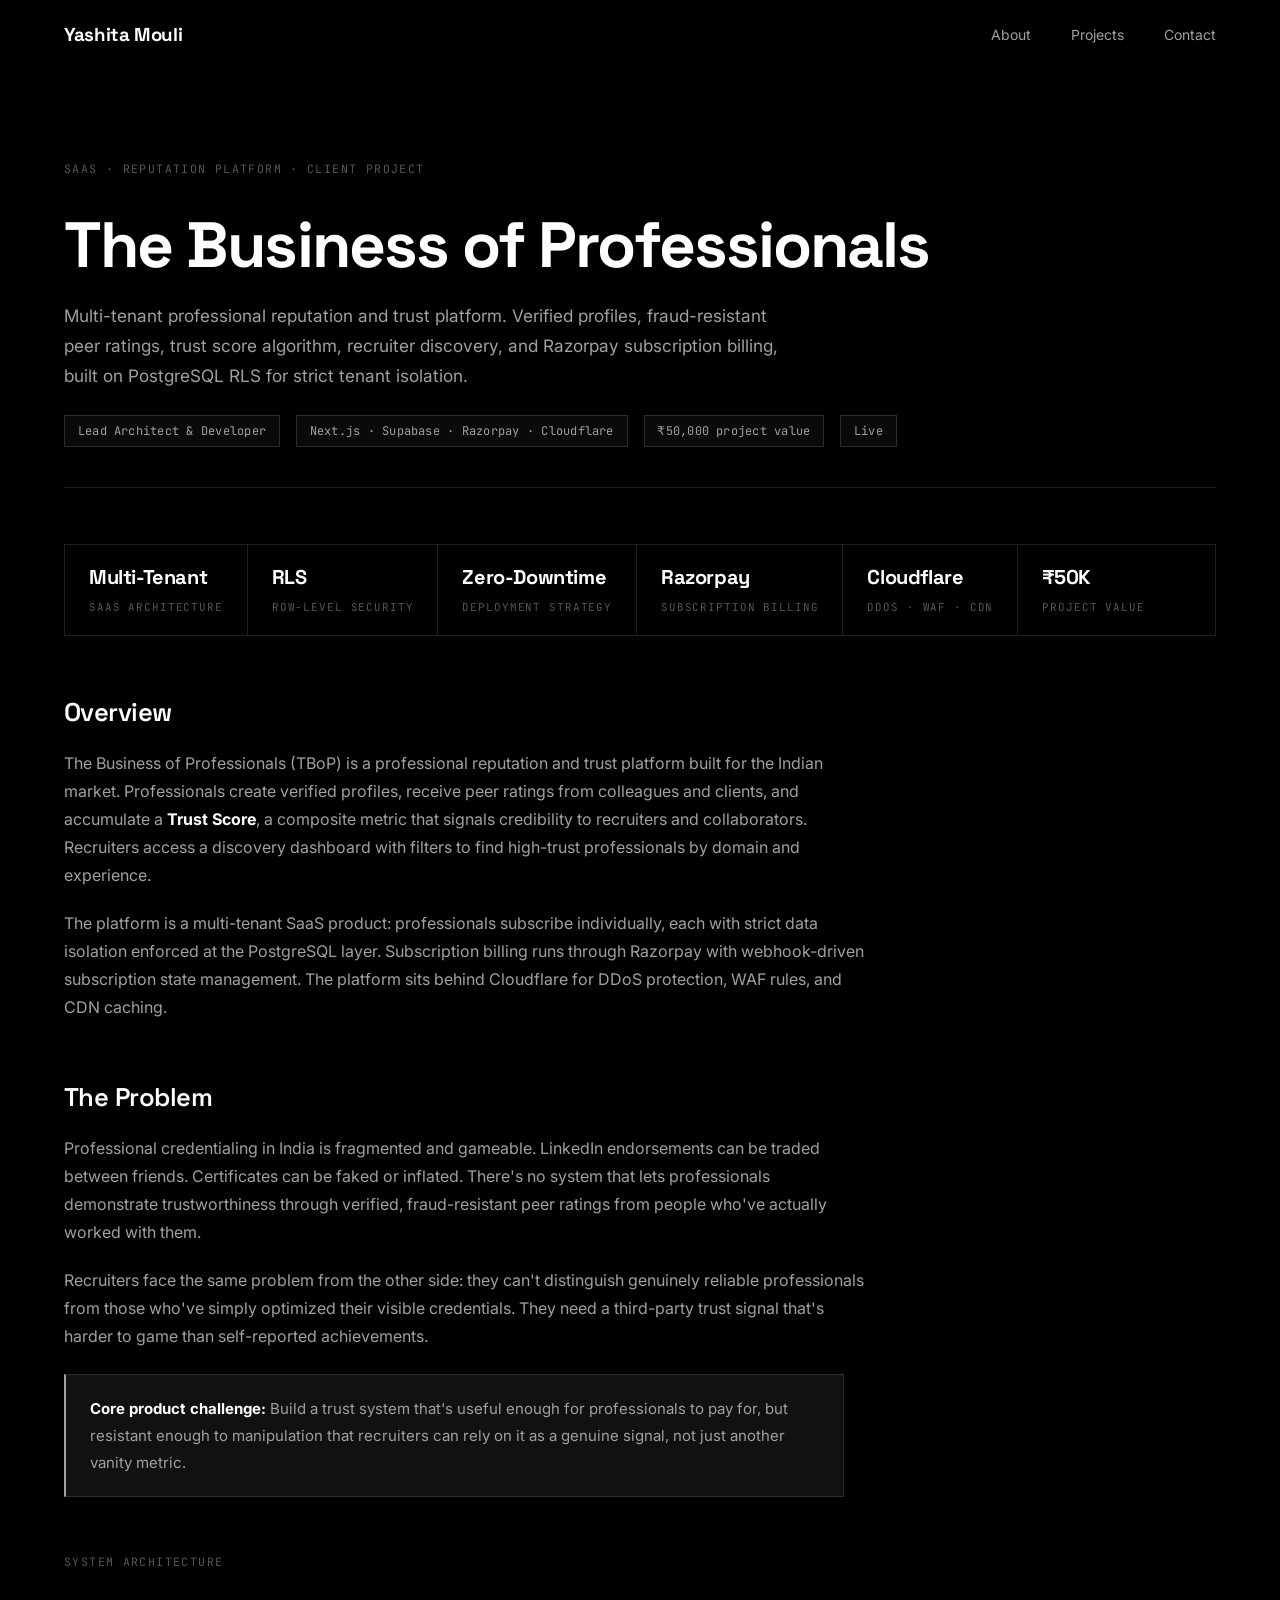
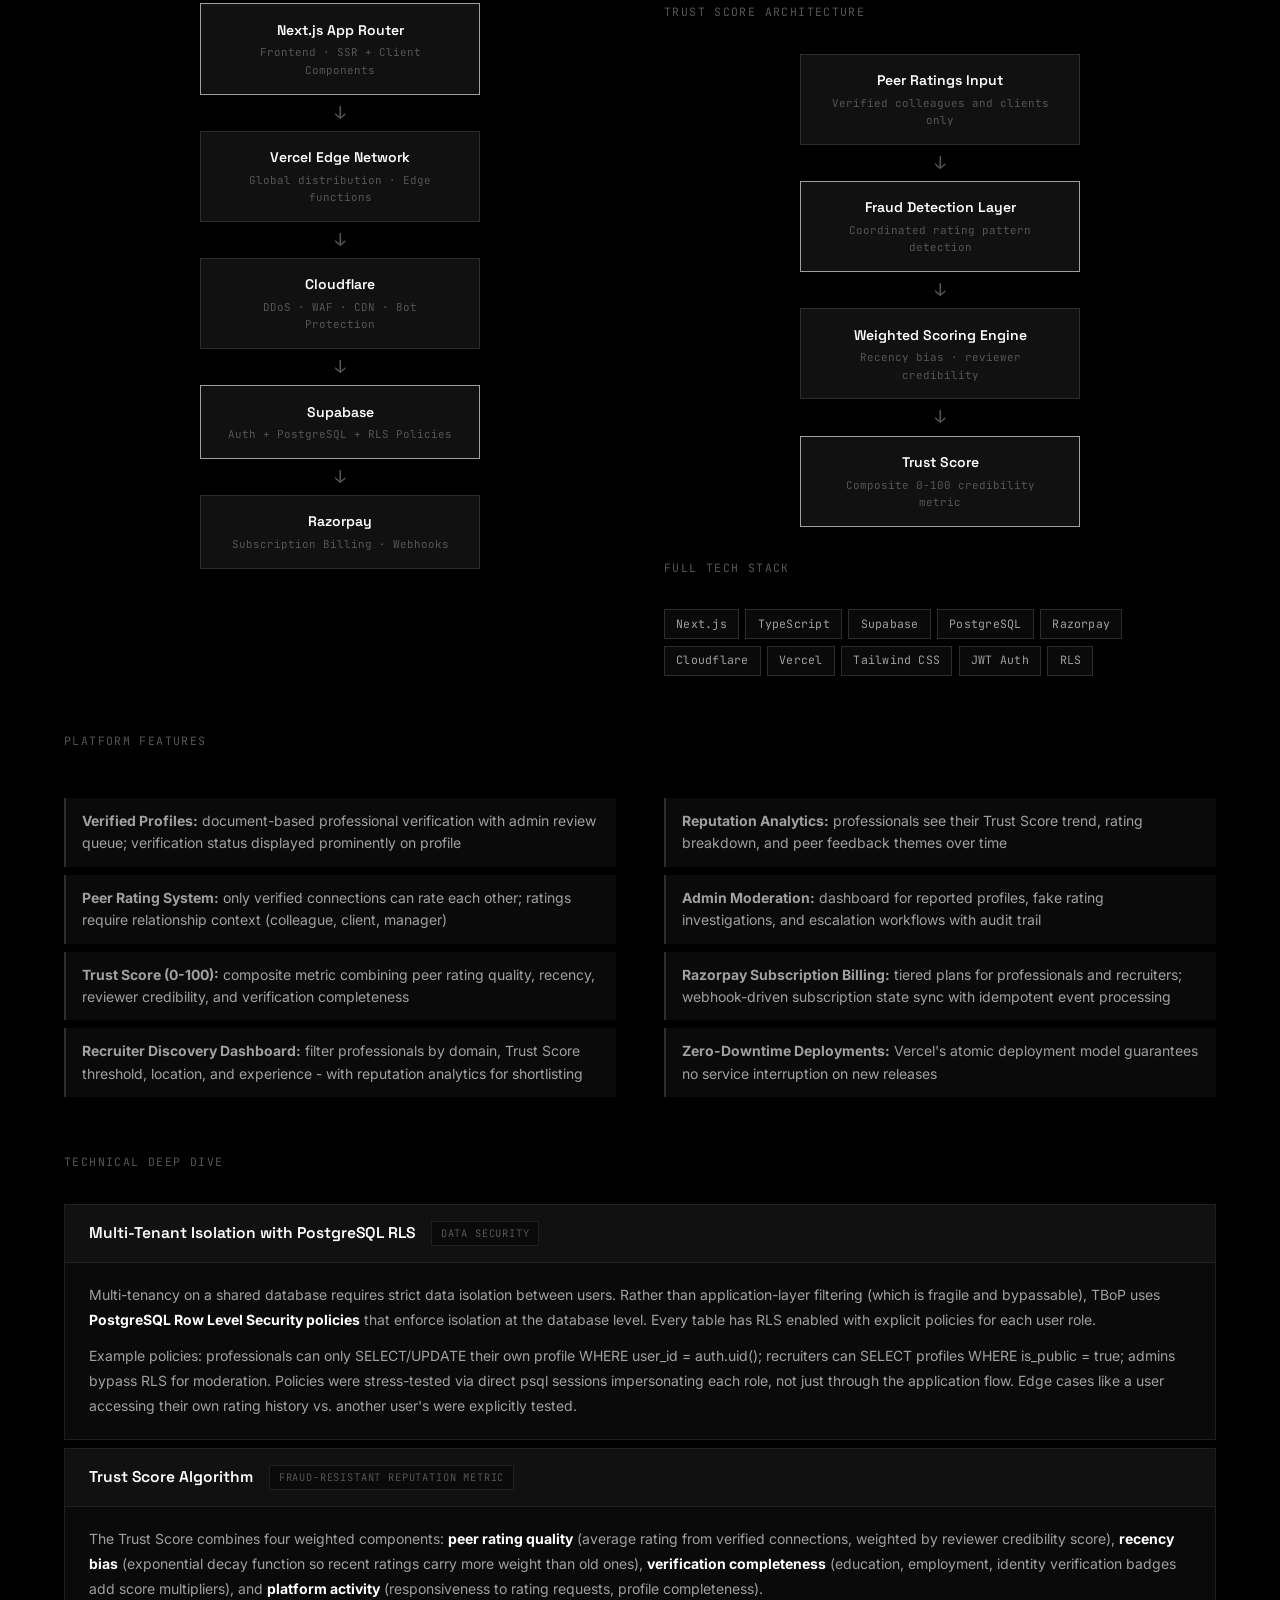
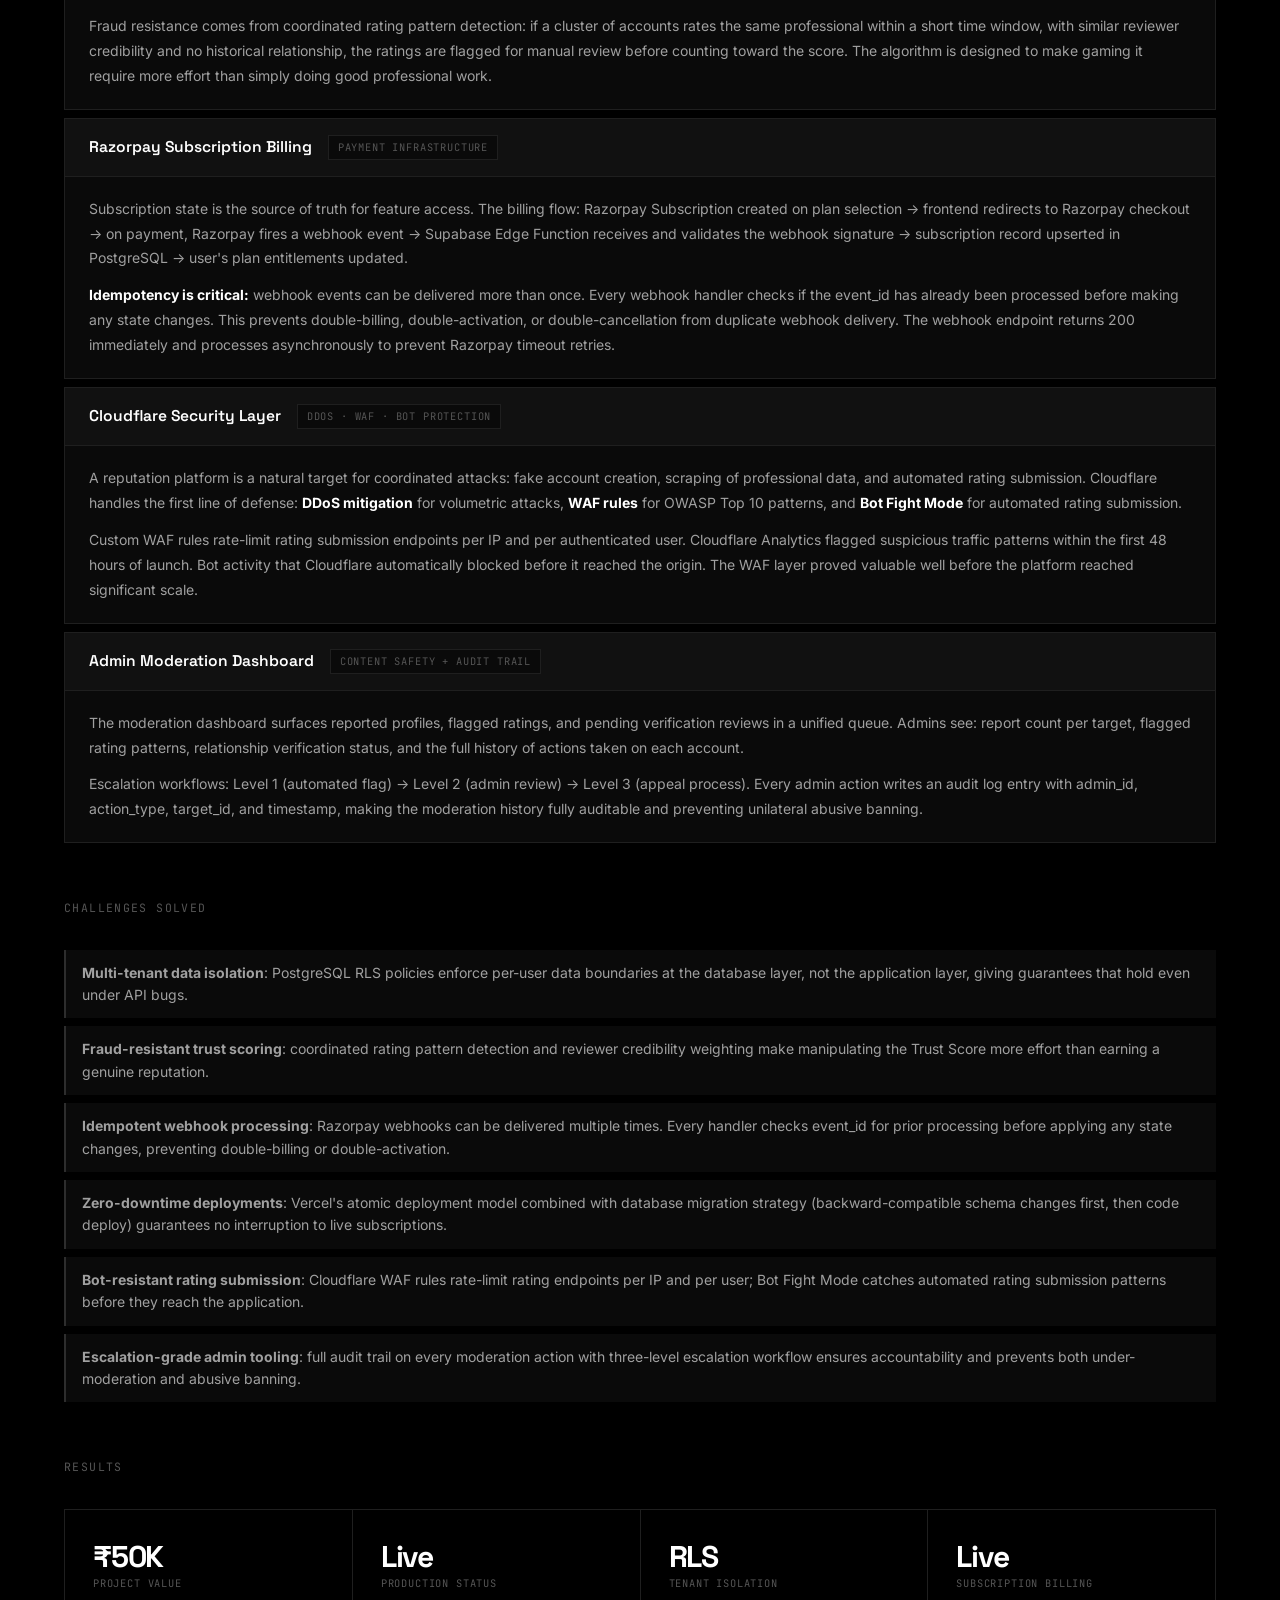
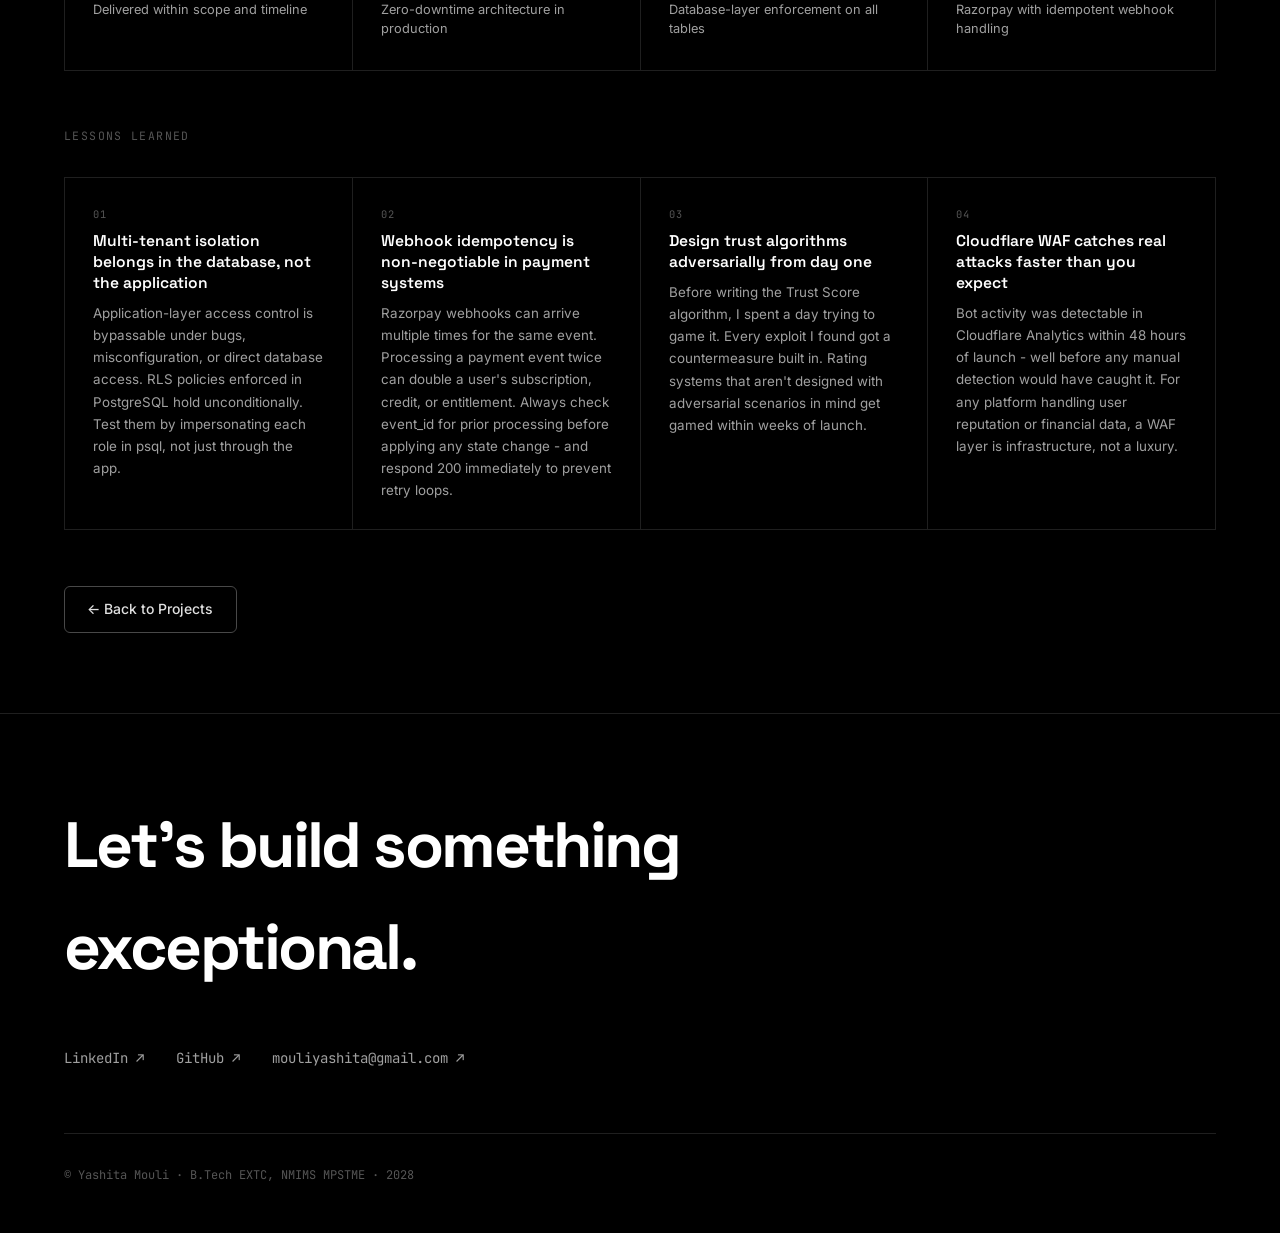
<file: case-tbop.html>
<!DOCTYPE html>
<html lang="en">
<head>
    <meta charset="UTF-8">
    <meta name="viewport" content="width=device-width, initial-scale=1.0">
    <title>The Business of Professionals: Case Study | Yashita Mouli</title>
    <meta name="description" content="The Business of Professionals, a multi-tenant professional reputation SaaS platform with trust scoring, Razorpay billing, and PostgreSQL RLS.">
    <link rel="preconnect" href="https://fonts.googleapis.com">
    <link rel="preconnect" href="https://fonts.gstatic.com" crossorigin>
    <link href="https://fonts.googleapis.com/css2?family=Space+Grotesk:wght@400;500;600;700&family=Inter:wght@400;500;600&family=JetBrains+Mono:wght@400;500&display=swap" rel="stylesheet">
    <link rel="stylesheet" href="style.css">
</head>
<body>

    <nav class="navbar" id="navbar">
        <span class="nav-logo">Yashita Mouli</span>
        <ul class="nav-links">
            <li><a href="index.html#about">About</a></li>
            <li><a href="index.html#projects">Projects</a></li>
            <li><a href="index.html#contact">Contact</a></li>
        </ul>
    </nav>

    <main class="container">

        <!-- â”€â”€ HEADER â”€â”€ -->
        <header class="case-study-header">
            <p class="label">SaaS · Reputation Platform · Client Project</p>
            <h1 class="case-title">The Business of Professionals</h1>
            <p class="cs-tagline">Multi-tenant professional reputation and trust platform. Verified profiles, fraud-resistant peer ratings, trust score algorithm, recruiter discovery, and Razorpay subscription billing, built on PostgreSQL RLS for strict tenant isolation.</p>
            <div class="case-meta">
                <span>Lead Architect & Developer</span>
                <span>Next.js · Supabase · Razorpay · Cloudflare</span>
                <span>₹50,000 project value</span>
                <span>Live</span>
            </div>
        </header>

        <!-- â”€â”€ METRICS â”€â”€ -->
        <div class="metrics-strip cs-block">
            <div class="metric-pill"><strong>Multi-Tenant</strong><span>SaaS Architecture</span></div>
            <div class="metric-pill"><strong>RLS</strong><span>Row-Level Security</span></div>
            <div class="metric-pill"><strong>Zero-Downtime</strong><span>Deployment Strategy</span></div>
            <div class="metric-pill"><strong>Razorpay</strong><span>Subscription Billing</span></div>
            <div class="metric-pill"><strong>Cloudflare</strong><span>DDoS · WAF · CDN</span></div>
            <div class="metric-pill"><strong>₹50K</strong><span>Project Value</span></div>
        </div>

        <!-- â”€â”€ OVERVIEW â”€â”€ -->
        <section class="case-content-section">
            <h2>Overview</h2>
            <p>The Business of Professionals (TBoP) is a professional reputation and trust platform built for the Indian market. Professionals create verified profiles, receive peer ratings from colleagues and clients, and accumulate a <strong>Trust Score</strong>, a composite metric that signals credibility to recruiters and collaborators. Recruiters access a discovery dashboard with filters to find high-trust professionals by domain and experience.</p>
            <p>The platform is a multi-tenant SaaS product: professionals subscribe individually, each with strict data isolation enforced at the PostgreSQL layer. Subscription billing runs through Razorpay with webhook-driven subscription state management. The platform sits behind Cloudflare for DDoS protection, WAF rules, and CDN caching.</p>
        </section>

        <!-- â”€â”€ THE PROBLEM â”€â”€ -->
        <section class="case-content-section">
            <h2>The Problem</h2>
            <p>Professional credentialing in India is fragmented and gameable. LinkedIn endorsements can be traded between friends. Certificates can be faked or inflated. There's no system that lets professionals demonstrate trustworthiness through verified, fraud-resistant peer ratings from people who've actually worked with them.</p>
            <p>Recruiters face the same problem from the other side: they can't distinguish genuinely reliable professionals from those who've simply optimized their visible credentials. They need a third-party trust signal that's harder to game than self-reported achievements.</p>
            <div class="cs-highlight">
                <strong>Core product challenge:</strong> Build a trust system that's useful enough for professionals to pay for, but resistant enough to manipulation that recruiters can rely on it as a genuine signal, not just another vanity metric.
            </div>
        </section>

        <!-- â”€â”€ SYSTEM ARCHITECTURE â”€â”€ -->
        <div class="cs-block">
            <p class="label">System Architecture</p>
            <div class="project-cols">
                <div>
                    <div class="arch-diagram">
                        <div class="arch-node arch-highlight">
                            <div class="arch-node-title">Next.js App Router</div>
                            <div class="arch-node-sub">Frontend · SSR + Client Components</div>
                        </div>
                        <div class="arch-arrow">↓</div>
                        <div class="arch-node">
                            <div class="arch-node-title">Vercel Edge Network</div>
                            <div class="arch-node-sub">Global distribution · Edge functions</div>
                        </div>
                        <div class="arch-arrow">↓</div>
                        <div class="arch-node">
                            <div class="arch-node-title">Cloudflare</div>
                            <div class="arch-node-sub">DDoS · WAF · CDN · Bot Protection</div>
                        </div>
                        <div class="arch-arrow">↓</div>
                        <div class="arch-node arch-highlight">
                            <div class="arch-node-title">Supabase</div>
                            <div class="arch-node-sub">Auth + PostgreSQL + RLS Policies</div>
                        </div>
                        <div class="arch-arrow">↓</div>
                        <div class="arch-node">
                            <div class="arch-node-title">Razorpay</div>
                            <div class="arch-node-sub">Subscription Billing · Webhooks</div>
                        </div>
                    </div>
                </div>
                <div>
                    <p class="label">Trust Score Architecture</p>
                    <div class="arch-diagram">
                        <div class="arch-node">
                            <div class="arch-node-title">Peer Ratings Input</div>
                            <div class="arch-node-sub">Verified colleagues and clients only</div>
                        </div>
                        <div class="arch-arrow">↓</div>
                        <div class="arch-node arch-highlight">
                            <div class="arch-node-title">Fraud Detection Layer</div>
                            <div class="arch-node-sub">Coordinated rating pattern detection</div>
                        </div>
                        <div class="arch-arrow">↓</div>
                        <div class="arch-node">
                            <div class="arch-node-title">Weighted Scoring Engine</div>
                            <div class="arch-node-sub">Recency bias · reviewer credibility</div>
                        </div>
                        <div class="arch-arrow">↓</div>
                        <div class="arch-node arch-highlight">
                            <div class="arch-node-title">Trust Score</div>
                            <div class="arch-node-sub">Composite 0-100 credibility metric</div>
                        </div>
                    </div>

                    <p class="label" style="margin-top: 2rem;">Full Tech Stack</p>
                    <div class="chip-row">
                        <span class="chip">Next.js</span><span class="chip">TypeScript</span>
                        <span class="chip">Supabase</span><span class="chip">PostgreSQL</span>
                        <span class="chip">Razorpay</span><span class="chip">Cloudflare</span>
                        <span class="chip">Vercel</span><span class="chip">Tailwind CSS</span>
                        <span class="chip">JWT Auth</span><span class="chip">RLS</span>
                    </div>
                </div>
            </div>
        </div>

        <!-- â”€â”€ PLATFORM FEATURES â”€â”€ -->
        <div class="cs-block">
            <p class="label">Platform Features</p>
            <div class="project-cols">
                <div>
                    <div class="challenges-list">
                        <div class="challenge-item"><strong>Verified Profiles:</strong> document-based professional verification with admin review queue; verification status displayed prominently on profile</div>
                        <div class="challenge-item"><strong>Peer Rating System:</strong> only verified connections can rate each other; ratings require relationship context (colleague, client, manager)</div>
                        <div class="challenge-item"><strong>Trust Score (0-100):</strong> composite metric combining peer rating quality, recency, reviewer credibility, and verification completeness</div>
                        <div class="challenge-item"><strong>Recruiter Discovery Dashboard:</strong> filter professionals by domain, Trust Score threshold, location, and experience - with reputation analytics for shortlisting</div>
                    </div>
                </div>
                <div>
                    <div class="challenges-list">
                        <div class="challenge-item"><strong>Reputation Analytics:</strong> professionals see their Trust Score trend, rating breakdown, and peer feedback themes over time</div>
                        <div class="challenge-item"><strong>Admin Moderation:</strong> dashboard for reported profiles, fake rating investigations, and escalation workflows with audit trail</div>
                        <div class="challenge-item"><strong>Razorpay Subscription Billing:</strong> tiered plans for professionals and recruiters; webhook-driven subscription state sync with idempotent event processing</div>
                        <div class="challenge-item"><strong>Zero-Downtime Deployments:</strong> Vercel's atomic deployment model guarantees no service interruption on new releases</div>
                    </div>
                </div>
            </div>
        </div>

        <!-- â”€â”€ TECHNICAL DEEP DIVE â”€â”€ -->
        <div class="cs-block">
            <p class="label">Technical Deep Dive</p>
            <div class="deep-dive-grid">

                <div class="deep-item">
                    <div class="deep-item-header">
                        <div class="deep-item-name">Multi-Tenant Isolation with PostgreSQL RLS</div>
                        <span class="deep-item-tag">Data Security</span>
                    </div>
                    <div class="deep-item-body">
                        <p>Multi-tenancy on a shared database requires strict data isolation between users. Rather than application-layer filtering (which is fragile and bypassable), TBoP uses <strong>PostgreSQL Row Level Security policies</strong> that enforce isolation at the database level. Every table has RLS enabled with explicit policies for each user role.</p>
                        <p>Example policies: professionals can only SELECT/UPDATE their own profile WHERE user_id = auth.uid(); recruiters can SELECT profiles WHERE is_public = true; admins bypass RLS for moderation. Policies were stress-tested via direct psql sessions impersonating each role, not just through the application flow. Edge cases like a user accessing their own rating history vs. another user's were explicitly tested.</p>
                    </div>
                </div>

                <div class="deep-item">
                    <div class="deep-item-header">
                        <div class="deep-item-name">Trust Score Algorithm</div>
                        <span class="deep-item-tag">Fraud-Resistant Reputation Metric</span>
                    </div>
                    <div class="deep-item-body">
                        <p>The Trust Score combines four weighted components: <strong>peer rating quality</strong> (average rating from verified connections, weighted by reviewer credibility score), <strong>recency bias</strong> (exponential decay function so recent ratings carry more weight than old ones), <strong>verification completeness</strong> (education, employment, identity verification badges add score multipliers), and <strong>platform activity</strong> (responsiveness to rating requests, profile completeness).</p>
                        <p>Fraud resistance comes from coordinated rating pattern detection: if a cluster of accounts rates the same professional within a short time window, with similar reviewer credibility and no historical relationship, the ratings are flagged for manual review before counting toward the score. The algorithm is designed to make gaming it require more effort than simply doing good professional work.</p>
                    </div>
                </div>

                <div class="deep-item">
                    <div class="deep-item-header">
                        <div class="deep-item-name">Razorpay Subscription Billing</div>
                        <span class="deep-item-tag">Payment Infrastructure</span>
                    </div>
                    <div class="deep-item-body">
                        <p>Subscription state is the source of truth for feature access. The billing flow: Razorpay Subscription created on plan selection → frontend redirects to Razorpay checkout → on payment, Razorpay fires a webhook event → Supabase Edge Function receives and validates the webhook signature → subscription record upserted in PostgreSQL → user's plan entitlements updated.</p>
                        <p><strong>Idempotency is critical:</strong> webhook events can be delivered more than once. Every webhook handler checks if the event_id has already been processed before making any state changes. This prevents double-billing, double-activation, or double-cancellation from duplicate webhook delivery. The webhook endpoint returns 200 immediately and processes asynchronously to prevent Razorpay timeout retries.</p>
                    </div>
                </div>

                <div class="deep-item">
                    <div class="deep-item-header">
                        <div class="deep-item-name">Cloudflare Security Layer</div>
                        <span class="deep-item-tag">DDoS · WAF · Bot Protection</span>
                    </div>
                    <div class="deep-item-body">
                        <p>A reputation platform is a natural target for coordinated attacks: fake account creation, scraping of professional data, and automated rating submission. Cloudflare handles the first line of defense: <strong>DDoS mitigation</strong> for volumetric attacks, <strong>WAF rules</strong> for OWASP Top 10 patterns, and <strong>Bot Fight Mode</strong> for automated rating submission.</p>
                        <p>Custom WAF rules rate-limit rating submission endpoints per IP and per authenticated user. Cloudflare Analytics flagged suspicious traffic patterns within the first 48 hours of launch. Bot activity that Cloudflare automatically blocked before it reached the origin. The WAF layer proved valuable well before the platform reached significant scale.</p>
                    </div>
                </div>

                <div class="deep-item">
                    <div class="deep-item-header">
                        <div class="deep-item-name">Admin Moderation Dashboard</div>
                        <span class="deep-item-tag">Content Safety + Audit Trail</span>
                    </div>
                    <div class="deep-item-body">
                        <p>The moderation dashboard surfaces reported profiles, flagged ratings, and pending verification reviews in a unified queue. Admins see: report count per target, flagged rating patterns, relationship verification status, and the full history of actions taken on each account.</p>
                        <p>Escalation workflows: Level 1 (automated flag) → Level 2 (admin review) → Level 3 (appeal process). Every admin action writes an audit log entry with admin_id, action_type, target_id, and timestamp, making the moderation history fully auditable and preventing unilateral abusive banning.</p>
                    </div>
                </div>

            </div>
        </div>

        <!-- â”€â”€ CHALLENGES SOLVED â”€â”€ -->
        <div class="cs-block">
            <p class="label">Challenges Solved</p>
            <div class="challenges-list">
                <div class="challenge-item"><strong>Multi-tenant data isolation</strong>: PostgreSQL RLS policies enforce per-user data boundaries at the database layer, not the application layer, giving guarantees that hold even under API bugs.</div>
                <div class="challenge-item"><strong>Fraud-resistant trust scoring</strong>: coordinated rating pattern detection and reviewer credibility weighting make manipulating the Trust Score more effort than earning a genuine reputation.</div>
                <div class="challenge-item"><strong>Idempotent webhook processing</strong>: Razorpay webhooks can be delivered multiple times. Every handler checks event_id for prior processing before applying any state changes, preventing double-billing or double-activation.</div>
                <div class="challenge-item"><strong>Zero-downtime deployments</strong>: Vercel's atomic deployment model combined with database migration strategy (backward-compatible schema changes first, then code deploy) guarantees no interruption to live subscriptions.</div>
                <div class="challenge-item"><strong>Bot-resistant rating submission</strong>: Cloudflare WAF rules rate-limit rating endpoints per IP and per user; Bot Fight Mode catches automated rating submission patterns before they reach the application.</div>
                <div class="challenge-item"><strong>Escalation-grade admin tooling</strong>: full audit trail on every moderation action with three-level escalation workflow ensures accountability and prevents both under-moderation and abusive banning.</div>
            </div>
        </div>

        <!-- â”€â”€ RESULTS â”€â”€ -->
        <div class="cs-block">
            <p class="label">Results</p>
            <div class="result-grid">
                <div class="result-item">
                    <div class="result-value">₹50K</div>
                    <div class="result-label">Project Value</div>
                    <div class="result-note">Delivered within scope and timeline</div>
                </div>
                <div class="result-item">
                    <div class="result-value">Live</div>
                    <div class="result-label">Production Status</div>
                    <div class="result-note">Zero-downtime architecture in production</div>
                </div>
                <div class="result-item">
                    <div class="result-value">RLS</div>
                    <div class="result-label">Tenant Isolation</div>
                    <div class="result-note">Database-layer enforcement on all tables</div>
                </div>
                <div class="result-item">
                    <div class="result-value">Live</div>
                    <div class="result-label">Subscription Billing</div>
                    <div class="result-note">Razorpay with idempotent webhook handling</div>
                </div>
            </div>
        </div>

        <!-- â”€â”€ LESSONS LEARNED â”€â”€ -->
        <div class="cs-block">
            <p class="label">Lessons Learned</p>
            <div class="lesson-grid">
                <div class="lesson-card">
                    <div class="lesson-num">01</div>
                    <div class="lesson-title">Multi-tenant isolation belongs in the database, not the application</div>
                    <div class="lesson-body">Application-layer access control is bypassable under bugs, misconfiguration, or direct database access. RLS policies enforced in PostgreSQL hold unconditionally. Test them by impersonating each role in psql, not just through the app.</div>
                </div>
                <div class="lesson-card">
                    <div class="lesson-num">02</div>
                    <div class="lesson-title">Webhook idempotency is non-negotiable in payment systems</div>
                    <div class="lesson-body">Razorpay webhooks can arrive multiple times for the same event. Processing a payment event twice can double a user's subscription, credit, or entitlement. Always check event_id for prior processing before applying any state change - and respond 200 immediately to prevent retry loops.</div>
                </div>
                <div class="lesson-card">
                    <div class="lesson-num">03</div>
                    <div class="lesson-title">Design trust algorithms adversarially from day one</div>
                    <div class="lesson-body">Before writing the Trust Score algorithm, I spent a day trying to game it. Every exploit I found got a countermeasure built in. Rating systems that aren't designed with adversarial scenarios in mind get gamed within weeks of launch.</div>
                </div>
                <div class="lesson-card">
                    <div class="lesson-num">04</div>
                    <div class="lesson-title">Cloudflare WAF catches real attacks faster than you expect</div>
                    <div class="lesson-body">Bot activity was detectable in Cloudflare Analytics within 48 hours of launch - well before any manual detection would have caught it. For any platform handling user reputation or financial data, a WAF layer is infrastructure, not a luxury.</div>
                </div>
            </div>
        </div>

        <div class="cs-footer-nav">
            <a href="index.html#projects" class="btn btn-ghost">← Back to Projects</a>
        </div>

    </main>

    <footer id="contact">
        <div class="footer-inner">
            <p class="footer-statement">Let's build something exceptional.</p>
            <div class="footer-links">
                <a href="https://linkedin.com/in/yashita-mouli" class="footer-link">LinkedIn ↗</a>
                <a href="https://github.com/yashitamoulin01-star" class="footer-link">GitHub ↗</a>
                <a href="mailto:mouliyashita@gmail.com" class="footer-link">mouliyashita@gmail.com ↗</a>
            </div>
            <div class="footer-bottom">&copy; Yashita Mouli · B.Tech EXTC, NMIMS MPSTME · 2028</div>
        </div>
    </footer>

    <script src="script.js"></script>
</body>
</html>
</file>
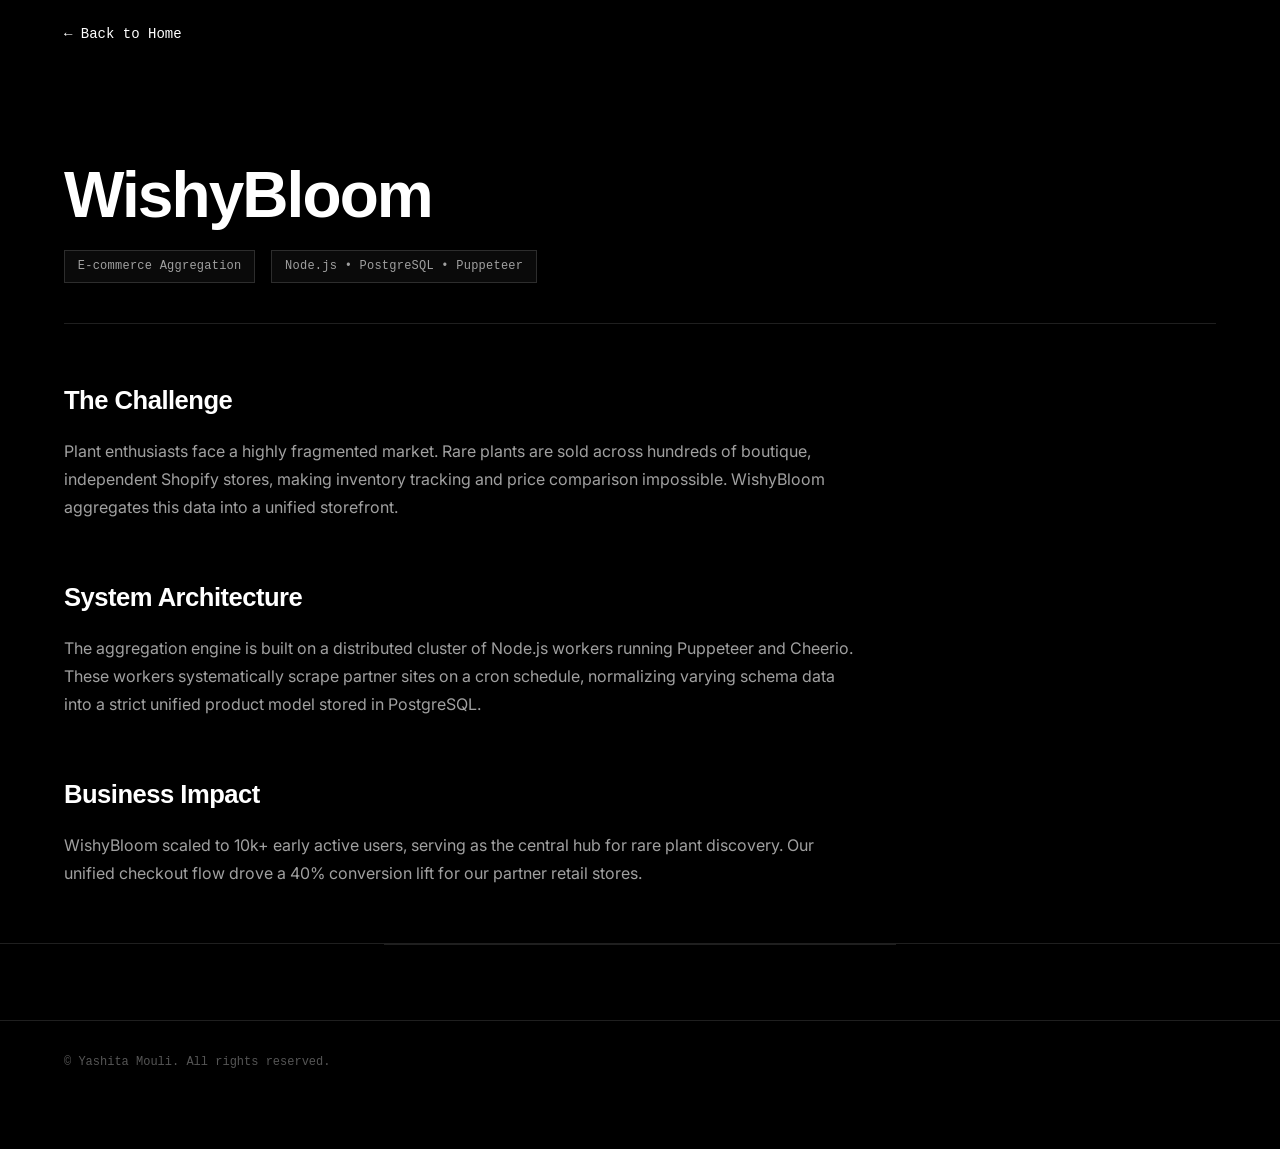
<file: case-wishybloom.html>
<!DOCTYPE html>
<html lang="en" class="dark">
<head>
    <meta charset="UTF-8">
    <meta name="viewport" content="width=device-width, initial-scale=1.0">
    <title>WishyBloom - Case Study</title>
    <link rel="stylesheet" href="style.css">
    <link rel="preconnect" href="https://fonts.googleapis.com">
    <link rel="preconnect" href="https://fonts.gstatic.com" crossorigin>
    <link href="https://fonts.googleapis.com/css2?family=Inter:wght@400;500;600;700&display=swap" rel="stylesheet">
</head>
<body>
    <nav class="navbar">
        <div class="nav-container">
            <div class="logo">
                <a href="index.html" class="logo-text" style="text-decoration:none; color:inherit;">← Back to Home</a>
            </div>
        </div>
    </nav>

    <main class="container">
        <header class="case-study-header">
            <h1 class="case-title">WishyBloom</h1>
            <div class="case-meta">
                <span>E-commerce Aggregation</span>
                <span>Node.js • PostgreSQL • Puppeteer</span>
            </div>
        </header>

        <section class="case-content-section">
            <h2>The Challenge</h2>
            <p>Plant enthusiasts face a highly fragmented market. Rare plants are sold across hundreds of boutique, independent Shopify stores, making inventory tracking and price comparison impossible. WishyBloom aggregates this data into a unified storefront.</p>
        </section>

        <section class="case-content-section">
            <h2>System Architecture</h2>
            <p>The aggregation engine is built on a distributed cluster of Node.js workers running Puppeteer and Cheerio. These workers systematically scrape partner sites on a cron schedule, normalizing varying schema data into a strict unified product model stored in PostgreSQL.</p>
        </section>

        <section class="case-content-section">
            <h2>Business Impact</h2>
            <p>WishyBloom scaled to 10k+ early active users, serving as the central hub for rare plant discovery. Our unified checkout flow drove a 40% conversion lift for our partner retail stores.</p>
        </section>
    </main>

    <footer class="section">
        <div class="container footer-bottom">
            <p>&copy; Yashita Mouli. All rights reserved.</p>
        </div>
    </footer>
    <script src="script.js"></script>
</body>
</html>
</file>
<file: style.css>
/* ============================================
   YASHITA MOULI — DESIGN SYSTEM
   Space Grotesk + Inter + JetBrains Mono
============================================ */

:root {
    --bg:        #000000;
    --bg-1:      #0a0a0a;
    --bg-2:      #111111;
    --bg-3:      #161616;

    --fg:        #ffffff;
    --fg-2:      #a0a0a0;
    --fg-3:      #555555;

    --border:    #1f1f1f;
    --border-2:  #2d2d2d;

    --accent:    #6366F1;

    /* Typography */
    --font-heading: 'Space Grotesk', sans-serif;
    --font-body:    'Inter', sans-serif;
    --font-mono:    'JetBrains Mono', monospace;

    /* Spacing */
    --page-px:   clamp(1.5rem, 5vw, 5rem);

    --ease: cubic-bezier(0.16, 1, 0.3, 1);
}

/* ── Reset ── */
*, *::before, *::after { box-sizing: border-box; margin: 0; padding: 0; }
html { scroll-behavior: smooth; background: var(--bg); }
body {
    font-family: var(--font-body);
    background: var(--bg);
    color: var(--fg);
    line-height: 1.6;
    -webkit-font-smoothing: antialiased;
    overflow-x: hidden;
}
ul { list-style: none; }
a { text-decoration: none; color: inherit; }
img { display: block; max-width: 100%; }

/* ── Layout ── */
.container {
    max-width: 1280px;
    margin: 0 auto;
    padding: 0 var(--page-px);
}

.section { padding: 4.8rem 0; }
.section-sm { padding: 3rem 0; }

/* ── Labels ── */
.label {
    font-family: var(--font-mono);
    font-size: 0.72rem;
    letter-spacing: 0.12em;
    text-transform: uppercase;
    color: var(--fg-3);
    margin-bottom: 2rem;
}

/* ── Navbar ── */
.navbar {
    position: fixed; top: 0; left: 0; right: 0; z-index: 200;
    padding: 1.25rem var(--page-px);
    display: flex; align-items: center; justify-content: space-between;
    background: #000000;
    border-bottom: 1px solid transparent;
    transition: border-color 0.3s var(--ease), padding 0.3s var(--ease);
}
.navbar.scrolled {
    border-bottom: 1px solid var(--border);
    padding: 0.9rem var(--page-px);
}
.nav-logo {
    font-family: var(--font-heading);
    font-weight: 700;
    font-size: 1.17rem;
    letter-spacing: -0.02em;
}
.nav-links { display: flex; gap: 2.5rem; }
.nav-links a {
    font-size: 0.875rem;
    color: var(--fg-2);
    transition: color 0.2s;
    position: relative;
}
.nav-links a:hover { color: var(--fg); }
.nav-links a.active { color: var(--accent); }
.nav-links a.active::after {
    content: '';
    position: absolute;
    bottom: -6px;
    left: 0;
    width: 100%;
    height: 1px;
    background: var(--accent);
}

/* ── Buttons ── */
.btn {
    display: inline-flex; align-items: center; gap: 0.5rem;
    padding: 0.7rem 1.4rem;
    border-radius: 6px;
    font-size: 0.875rem; font-weight: 500;
    transition: all 0.2s var(--ease);
    cursor: pointer;
}
.btn-white {
    background: #ffffff; color: #0a0a0a;
    border: 1px solid #ffffff;
    font-weight: 600;
}
.btn-white:hover { background: #e8e8e8; border-color: #e8e8e8; }
.btn-ghost {
    background: transparent; color: #e0e0e0;
    border: 1px solid #484848;
}
.btn-ghost:hover { border-color: var(--accent); color: var(--accent); }

.hero {
    display: flex; align-items: center;
    padding: 7rem 0 4rem 0;
    position: relative;
}
.hero-split {
    display: grid;
    grid-template-columns: 1fr 420px;
    gap: 5rem;
    align-items: center;
}
.hero-inner { max-width: 600px; }

/* Eyebrow / name label */
.hero-name-label {
    font-family: var(--font-mono);
    font-size: 0.78rem;
    letter-spacing: 0.14em;
    text-transform: uppercase;
    color: var(--fg-3);
    margin-bottom: 1rem;
}

/* Main heading ~58px */
.hero-title {
    font-family: var(--font-heading);
    font-size: clamp(2.29rem, 4.37vw, 4.0rem);
    font-weight: 700;
    line-height: 1.05;
    letter-spacing: -0.03em;
    margin-bottom: 0.5rem;
    color: var(--fg);
}

/* Role subheading ~27px */
.hero-role {
    font-family: var(--font-heading);
    font-size: clamp(1.07rem, 1.94vw, 1.7rem);
    font-weight: 400;
    color: #888888;
    letter-spacing: -0.01em;
    margin-bottom: 1.25rem;
}

/* Description ~20px */
.hero-desc {
    font-size: clamp(1rem, 1.5vw, 1.25rem);
    color: #dcdcdc;
    line-height: 1.6;
    margin-bottom: 1.25rem;
    max-width: 580px;
}

/* About body text */
.hero-about {
    font-size: 0.9375rem;
    color: #bababa;
    line-height: 1.7;
    max-width: 560px;
    margin-bottom: 2rem;
}
.hero-about p { margin-bottom: 0; }

.hero-tag {
    font-family: var(--font-mono);
    font-size: 0.75rem;
    letter-spacing: 0.12em;
    text-transform: uppercase;
    color: var(--fg-3);
    margin-bottom: 1.5rem;
}
.hero-sub {
    font-size: 1.125rem;
    color: var(--fg-2);
    max-width: 560px;
    margin-bottom: 2.5rem;
    line-height: 1.7;
}
.hero-cta { display: flex; gap: 1rem; flex-wrap: wrap; }

.hero-stats {
    display: grid;
    grid-template-columns: repeat(4, 1fr);
    gap: 0;
    border: 1px solid var(--border);
    margin-top: 5rem;
}

/* ── Hero Terminal Component ── */
.terminal {
    background: var(--bg-1);
    border: 1px solid var(--border);
    border-radius: 10px;
    overflow: hidden;
    font-family: var(--font-mono);
    font-size: 0.8rem;
    box-shadow: 0 32px 64px rgba(0,0,0,0.5), 0 0 0 1px rgba(255,255,255,0.03);
}
.terminal-header {
    background: var(--bg-2);
    padding: 0.65rem 1rem;
    border-bottom: 1px solid var(--border);
    display: flex;
    align-items: center;
    gap: 0.5rem;
}
.terminal-dot {
    width: 10px; height: 10px;
    border-radius: 50%;
    background: var(--border-2);
}
.terminal-dot:nth-child(1) { background: #ff5f56; }
.terminal-dot:nth-child(2) { background: #ffbd2e; }
.terminal-dot:nth-child(3) { background: #27c93f; }
.terminal-title {
    font-family: var(--font-mono);
    font-size: 0.72rem;
    color: var(--fg-3);
    margin-left: 0.5rem;
    letter-spacing: 0.02em;
}
.terminal-body {
    padding: 1.25rem 1.5rem;
    color: var(--fg-2);
    line-height: 1.9;
}
.terminal-line { margin-bottom: 0.1rem; }
.terminal-line .highlight { color: #27c93f; }
.t-prompt { color: var(--fg-3); margin-right: 0.35rem; }
.t-out { color: var(--fg-3); padding-left: 0.5rem; }
.t-green { color: #27c93f; }
.t-spacer { height: 0.6rem; display: block; }
.cursor {
    display: inline-block;
    width: 8px; height: 1em;
    background: var(--fg);
    vertical-align: middle;
    animation: blink 1s step-end infinite;
}
@keyframes blink { 0%, 100% { opacity: 1; } 50% { opacity: 0; } }
.stat-box {
    padding: 2rem;
    border-right: 1px solid var(--border);
}
.stat-box:last-child { border-right: none; }
.stat-value {
    font-family: var(--font-heading);
    font-size: 2.5rem;
    font-weight: 700;
    letter-spacing: -0.03em;
    color: var(--fg);
    display: block;
    margin-bottom: 0.25rem;
}
.stat-label {
    font-family: var(--font-mono);
    font-size: 0.68rem;
    letter-spacing: 0.1em;
    text-transform: uppercase;
    color: var(--fg-3);
}

/* ── Project Grid (Overview) ── */
.projects-grid {
    display: grid;
    grid-template-columns: repeat(3, 1fr);
    gap: 1px;
    background: var(--border);
    border: 1px solid var(--border);
    margin-bottom: 6rem;
}
.project-thumb {
    background: var(--bg);
    padding: 2rem;
    display: flex; flex-direction: column;
    gap: 0.5rem;
    transition: background 0.2s var(--ease);
    cursor: pointer;
}
.project-thumb:hover { background: var(--bg-2); }
.project-thumb-tag {
    font-family: var(--font-mono);
    font-size: 0.68rem;
    letter-spacing: 0.1em;
    text-transform: uppercase;
    color: var(--fg-3);
}
.project-thumb-name {
    font-family: var(--font-heading);
    font-size: 1.25rem;
    font-weight: 600;
    letter-spacing: -0.02em;
}
.project-thumb-desc { font-size: 0.875rem; color: var(--fg-2); }
.project-thumb-stack {
    font-family: var(--font-mono);
    font-size: 0.7rem;
    color: var(--fg-3);
    margin-top: 0.5rem;
}

/* ── Project Case Study Cards ── */
.project-entry {
    border: 1px solid var(--border);
    margin-bottom: 2px;
    background: var(--bg);
    overflow: hidden;
}
.project-entry + .project-entry { border-top: none; }

.project-entry-header {
    padding: 3rem;
    display: flex; align-items: flex-start; justify-content: space-between;
    cursor: pointer;
}
.project-entry-header:hover { background: var(--bg-1); }

.project-entry-body {
    display: none;
    padding: 0 3rem 3rem;
    border-top: 1px solid var(--border);
}
.project-entry.open .project-entry-body { display: block; }

.entry-name {
    font-family: var(--font-heading);
    font-size: 2rem;
    font-weight: 700;
    letter-spacing: -0.03em;
    margin-bottom: 0.25rem;
}
.entry-tagline { font-size: 1rem; color: var(--fg-2); }
.entry-toggle {
    font-family: var(--font-mono);
    font-size: 1.25rem;
    color: var(--fg-3);
    transition: transform 0.3s var(--ease);
}
.project-entry.open .entry-toggle { transform: rotate(45deg); }

/* Project Metrics Strip */
.metrics-strip {
    display: flex;
    gap: 0;
    border: 1px solid var(--border);
    margin: 2rem 0;
    overflow-x: auto;
}
.metric-pill {
    padding: 1rem 1.5rem;
    border-right: 1px solid var(--border);
    white-space: nowrap;
    flex-shrink: 0;
}
.metric-pill:last-child { border-right: none; }
.metric-pill strong {
    display: block;
    font-family: var(--font-heading);
    font-size: 1.25rem;
    font-weight: 700;
    letter-spacing: -0.02em;
    color: var(--fg);
}
.metric-pill span {
    font-family: var(--font-mono);
    font-size: 0.68rem;
    letter-spacing: 0.08em;
    text-transform: uppercase;
    color: var(--fg-3);
}

/* Screenshot placeholder */
.screenshot-area {
    width: 100%;
    aspect-ratio: 16/9;
    background: var(--bg-2);
    border: 1px solid var(--border);
    display: flex; align-items: center; justify-content: center;
    margin: 2rem 0;
    position: relative;
    overflow: hidden;
}
.screenshot-gradient-nm {
    background: radial-gradient(ellipse at 60% 40%, #1a1a2e 0%, #0a0a0a 70%);
}
.screenshot-gradient-ns {
    background: radial-gradient(ellipse at 30% 60%, #0d1117 0%, #1a0a2e 50%, #000 100%);
}
.screenshot-gradient-tbop {
    background: radial-gradient(ellipse at 70% 30%, #0a1628 0%, #000 70%);
}
.screenshot-label {
    position: absolute; inset: 0;
    display: flex; align-items: center; justify-content: center;
    font-family: var(--font-mono);
    font-size: 0.75rem;
    letter-spacing: 0.1em;
    text-transform: uppercase;
    color: var(--fg-3);
}

/* Two-column project layout */
.project-cols {
    display: grid;
    grid-template-columns: 1fr 1fr;
    gap: 3rem;
    margin-top: 2rem;
}

/* ── Arch Diagram ── */
.arch-diagram {
    display: flex;
    flex-direction: column;
    align-items: center;
    gap: 0;
}
.arch-node {
    background: var(--bg-2);
    border: 1px solid var(--border-2);
    padding: 0.9rem 1.5rem;
    width: 100%;
    max-width: 280px;
    text-align: center;
}
.arch-node-title {
    font-family: var(--font-heading);
    font-weight: 600;
    font-size: 0.875rem;
    color: var(--fg);
    margin-bottom: 0.2rem;
}
.arch-node-sub {
    font-family: var(--font-mono);
    font-size: 0.68rem;
    color: var(--fg-3);
}
.arch-node-group {
    display: grid;
    grid-template-columns: repeat(3, 1fr);
    gap: 4px;
    width: 100%;
    max-width: 480px;
}
.arch-node-group .arch-node { max-width: 100%; }
.arch-arrow {
    font-family: var(--font-mono);
    color: var(--fg-3);
    font-size: 1.1rem;
    padding: 0.25rem 0;
}
.arch-highlight {
    border-color: var(--fg-2);
}

/* Parallel nodes for NeuroSync encoders */
.arch-parallel {
    display: grid;
    grid-template-columns: repeat(3, 1fr);
    gap: 4px;
    width: 100%;
    max-width: 480px;
}
.arch-parallel .arch-node { max-width: 100%; }

/* DB diagram */
.db-schema {
    display: grid;
    grid-template-columns: 1fr 1fr;
    gap: 8px;
}
.db-table {
    background: var(--bg-2);
    border: 1px solid var(--border-2);
    overflow: hidden;
}
.db-table-head {
    background: var(--bg-3);
    padding: 0.5rem 0.75rem;
    font-family: var(--font-mono);
    font-size: 0.75rem;
    font-weight: 600;
    color: var(--fg);
    border-bottom: 1px solid var(--border-2);
}
.db-table-body {
    padding: 0.5rem 0.75rem;
}
.db-field {
    font-family: var(--font-mono);
    font-size: 0.68rem;
    color: var(--fg-3);
    padding: 0.15rem 0;
}
.db-field .pk { color: var(--fg-2); font-weight: 600; }
.db-field .fk { color: #555; }

/* Deployment diagram */
.deploy-chain {
    display: flex;
    flex-direction: column;
    gap: 0;
}
.deploy-layer {
    display: flex;
    align-items: stretch;
    border: 1px solid var(--border);
    margin-bottom: -1px;
}
.deploy-layer-label {
    padding: 1rem;
    min-width: 120px;
    font-family: var(--font-mono);
    font-size: 0.68rem;
    letter-spacing: 0.08em;
    text-transform: uppercase;
    color: var(--fg-3);
    border-right: 1px solid var(--border);
    display: flex; align-items: center;
}
.deploy-layer-tech {
    padding: 1rem 1.5rem;
    display: flex; align-items: center; flex-wrap: wrap; gap: 0.5rem;
}

/* ── Core Expertise Strip ── */
.expertise-grid {
    display: grid;
    grid-template-columns: repeat(6, 1fr);
    gap: 1px;
    background: var(--border);
    border: 1px solid var(--border);
}
.expertise-item {
    background: var(--bg);
    padding: 1.25rem 1.5rem;
    display: flex;
    align-items: center;
    gap: 0.75rem;
    transition: background 0.2s var(--ease);
}
.expertise-item:hover { background: var(--bg-2); }
.expertise-icon {
    font-size: 0.6rem;
    color: var(--fg-3);
    flex-shrink: 0;
}
.expertise-name {
    font-family: var(--font-heading);
    font-size: 0.875rem;
    font-weight: 500;
    letter-spacing: -0.01em;
    color: var(--fg-2);
    transition: color 0.2s;
}
.expertise-item:hover .expertise-name { color: var(--fg); }

/* ── Skill Chips ── */
.skills-grid {
    display: grid;
    grid-template-columns: repeat(auto-fit, minmax(240px, 1fr));
    gap: 2rem;
}
.skill-group { display: flex; flex-direction: column; gap: 0.75rem; }
.skill-group-label {
    font-family: var(--font-mono);
    font-size: 0.7rem;
    letter-spacing: 0.1em;
    text-transform: uppercase;
    color: var(--fg-3);
}
.chip-row { display: flex; flex-wrap: wrap; gap: 0.4rem; }
.chip {
    font-family: var(--font-mono);
    font-size: 0.72rem;
    padding: 0.3rem 0.7rem;
    border: 1px solid var(--border-2);
    color: var(--fg-2);
    background: var(--bg-1);
    letter-spacing: 0.02em;
    white-space: nowrap;
    transition: border-color 0.15s, color 0.15s;
}
.chip:hover { border-color: var(--fg-2); color: var(--fg); }

/* ── What I Build ── */
.build-list {
    display: grid;
    grid-template-columns: repeat(auto-fill, minmax(220px, 1fr));
    gap: 1px;
    background: var(--border);
    border: 1px solid var(--border);
}
.build-item {
    background: var(--bg);
    padding: 1.5rem;
    font-size: 0.9375rem;
    color: var(--fg-2);
    transition: background 0.2s;
}
.build-item:hover { background: var(--bg-1); color: var(--fg); }

/* ── Current Focus ── */
.focus-tags { display: flex; flex-wrap: wrap; gap: 0.5rem; }
.focus-tag {
    padding: 0.4rem 0.9rem;
    border: 1px solid var(--border-2);
    font-size: 0.875rem;
    color: var(--fg-2);
    background: transparent;
    transition: all 0.15s;
}
.focus-tag:hover { border-color: var(--fg); color: var(--fg); }

/* ── Leadership Cards ── */
.leadership-grid {
    display: grid;
    grid-template-columns: repeat(auto-fit, minmax(260px, 1fr));
    gap: 1px;
    background: var(--border);
    border: 1px solid var(--border);
}
.leadership-card {
    background: var(--bg);
    padding: 2rem;
    transition: background 0.2s;
}
.leadership-card:hover { background: var(--bg-1); }
.leadership-date {
    font-family: var(--font-mono);
    font-size: 0.68rem;
    color: var(--fg-3);
    margin-bottom: 0.5rem;
}
.leadership-title {
    font-family: var(--font-heading);
    font-size: 1.1rem;
    font-weight: 600;
    letter-spacing: -0.01em;
    margin-bottom: 0.2rem;
}
.leadership-org { font-size: 0.875rem; color: var(--fg-2); }

/* ── Challenges Solved ── */
.challenges-list {
    display: flex;
    flex-direction: column;
    gap: 0.5rem;
    margin-top: 1rem;
}
.challenge-item {
    padding: 0.75rem 1rem;
    background: var(--bg-1);
    border-left: 2px solid var(--border-2);
    font-size: 0.875rem;
    color: var(--fg-2);
    font-family: var(--font-body);
    transition: border-color 0.15s, color 0.15s;
}
.challenge-item:hover { border-color: var(--fg-2); color: var(--fg); }

/* ── GitHub Section ── */
.gh-stats {
    display: grid;
    grid-template-columns: repeat(3, 1fr);
    gap: 1px;
    background: var(--border);
    border: 1px solid var(--border);
}
.gh-stat {
    background: var(--bg);
    padding: 2rem;
}
.gh-stat-value {
    font-family: var(--font-heading);
    font-size: 2.5rem;
    font-weight: 700;
    letter-spacing: -0.04em;
    color: var(--fg);
    display: block;
    margin-bottom: 0.25rem;
}
.gh-stat-label {
    font-family: var(--font-mono);
    font-size: 0.68rem;
    letter-spacing: 0.1em;
    text-transform: uppercase;
    color: var(--fg-3);
}

/* ── Hackathon / Cert Tags ── */
.tag-cloud { display: flex; flex-wrap: wrap; gap: 0.5rem; }
.tag-item {
    padding: 0.4rem 0.8rem;
    border: 1px solid var(--border);
    font-family: var(--font-mono);
    font-size: 0.72rem;
    color: var(--fg-3);
    letter-spacing: 0.05em;
}

/* ── Footer ── */
footer {
    padding: 5rem var(--page-px) 3rem;
    border-top: 1px solid var(--border);
}
.footer-inner {
    max-width: 1280px;
    margin: 0 auto;
}
.footer-statement {
    font-family: var(--font-heading);
    font-size: clamp(2rem, 5vw, 4rem);
    font-weight: 700;
    letter-spacing: -0.04em;
    margin-bottom: 3rem;
    max-width: 700px;
}
.footer-links {
    display: flex; gap: 2rem; flex-wrap: wrap;
    margin-bottom: 4rem;
}
.footer-link {
    font-family: var(--font-mono);
    font-size: 0.875rem;
    color: var(--fg-2);
    transition: color 0.2s;
}
.footer-link:hover { color: var(--fg); }
.footer-bottom {
    padding-top: 2rem;
    border-top: 1px solid var(--border);
    font-family: var(--font-mono);
    font-size: 0.75rem;
    color: var(--fg-3);
}

/* ── Section Divider — hidden, sections flow via gradient ── */
.divider { display: none; }

/* Section separators — subtle single-pixel radial line */
.section, .section-sm {
    position: relative;
}
.section::before, .section-sm::before {
    content: '';
    position: absolute;
    top: 0; left: 50%; transform: translateX(-50%);
    width: 40%;
    height: 1px;
    background: var(--border);
    pointer-events: none;
}

/* ── Featured Repositories Grid ── */
.repo-grid {
    display: grid;
    grid-template-columns: repeat(3, 1fr);
    gap: 1px;
    background: var(--border);
    border: 1px solid var(--border);
}
.repo-card {
    background: var(--bg);
    padding: 1.5rem;
    display: flex;
    flex-direction: column;
    gap: 0.5rem;
    transition: background 0.2s var(--ease);
    text-decoration: none;
    color: inherit;
}
.repo-card:hover { background: var(--bg-2); }
.repo-card-top {
    display: flex;
    justify-content: space-between;
    align-items: flex-start;
}
.repo-name {
    font-family: var(--font-heading);
    font-size: 0.975rem;
    font-weight: 600;
    letter-spacing: -0.01em;
    color: var(--fg);
}
.repo-arrow {
    font-size: 0.875rem;
    color: var(--fg-3);
    transition: color 0.2s, transform 0.2s;
}
.repo-card:hover .repo-arrow {
    color: var(--fg);
    transform: translate(2px, -2px);
}
.repo-desc {
    font-size: 0.8125rem;
    color: var(--fg-2);
    line-height: 1.5;
    flex: 1;
}
.repo-lang {
    font-family: var(--font-mono);
    font-size: 0.68rem;
    letter-spacing: 0.06em;
    color: var(--fg-3);
    text-transform: uppercase;
}

/* Fade-in utility */
.fade-in {
    opacity: 0;
    transform: translateY(24px);
    transition: opacity 0.7s var(--ease), transform 0.7s var(--ease);
}
.fade-in.visible { opacity: 1; transform: translateY(0); }

/* ── Hamburger / Mobile Nav ── */
.nav-hamburger {
    display: none;
    flex-direction: column;
    justify-content: center;
    gap: 5px;
    cursor: pointer;
    background: none;
    border: none;
    padding: 4px;
}
.nav-hamburger span {
    display: block;
    width: 22px;
    height: 2px;
    background: var(--fg);
    border-radius: 2px;
    transition: transform 0.3s var(--ease), opacity 0.3s;
}
.nav-hamburger.open span:nth-child(1) { transform: rotate(45deg) translate(5px, 5px); }
.nav-hamburger.open span:nth-child(2) { opacity: 0; width: 0; }
.nav-hamburger.open span:nth-child(3) { transform: rotate(-45deg) translate(5px, -5px); }

.mobile-nav {
    display: none;
    position: fixed;
    top: 56px; left: 0; right: 0;
    background: rgba(10,10,10,0.97);
    backdrop-filter: blur(16px);
    -webkit-backdrop-filter: blur(16px);
    border-bottom: 1px solid var(--border);
    z-index: 998;
    flex-direction: column;
}
.mobile-nav.open { display: flex; }
.mobile-nav a {
    padding: 1rem 1.5rem;
    border-bottom: 1px solid var(--border);
    color: var(--fg-2);
    font-size: 0.9375rem;
    transition: color 0.2s, background 0.2s;
}
.mobile-nav a:last-child { border-bottom: none; }
.mobile-nav a:hover, .mobile-nav a.active { color: var(--accent); background: rgba(99,102,241,0.06); }

/* ── Responsive ── */
@media (max-width: 1024px) {
    .hero-split { grid-template-columns: 1fr; gap: 3rem; }
    .projects-grid { grid-template-columns: repeat(2, 1fr); }
    .project-cols { grid-template-columns: 1fr; }
    .arch-parallel { grid-template-columns: repeat(2, 1fr); }
    .repo-grid { grid-template-columns: repeat(2, 1fr); }
    .expertise-grid { grid-template-columns: repeat(3, 1fr); }
}

@media (max-width: 768px) {
    .section { padding: 3.5rem 0; }
    .hero { padding: 6rem 0 3rem; }
    .projects-grid { grid-template-columns: repeat(2, 1fr); }
    .arch-parallel { grid-template-columns: 1fr; }
    .lesson-grid { grid-template-columns: 1fr; }
    .result-grid { grid-template-columns: repeat(2, 1fr); }
    .metrics-strip { flex-wrap: wrap; gap: 0.5rem; }
    .metric-pill { min-width: calc(50% - 0.5rem); }
    .case-study-header { padding-top: 7rem; }
    .db-schema { grid-template-columns: repeat(2, 1fr); }
    .expertise-grid { grid-template-columns: repeat(2, 1fr); }
}

@media (max-width: 640px) {
    .nav-links { display: none; }
    .nav-hamburger { display: flex; }

    .hero { padding: 5rem 0 2.5rem; }
    .hero-split { gap: 2.5rem; }
    .hero-about { max-width: 100%; }
    .hero-cta { flex-wrap: wrap; gap: 0.75rem; }
    .hero-cta .btn { flex: 1; min-width: 120px; justify-content: center; }

    .terminal { width: 100%; min-width: 0; }

    .projects-grid { grid-template-columns: 1fr; }
    .project-entry-header { padding: 1.25rem 1rem; }
    .project-entry-body { padding: 1.5rem 1rem; }

    .skills-grid { grid-template-columns: 1fr; }
    .leadership-grid { grid-template-columns: 1fr; }
    .db-schema { grid-template-columns: 1fr; }
    .repo-grid { grid-template-columns: 1fr; }
    .expertise-grid { grid-template-columns: repeat(2, 1fr); }
    .result-grid { grid-template-columns: repeat(2, 1fr); }
    .lesson-grid { grid-template-columns: 1fr; }

    .metrics-strip { flex-direction: column; gap: 0; border: 1px solid var(--border); }
    .metric-pill { min-width: 100%; border: none; border-bottom: 1px solid var(--border); }
    .metric-pill:last-child { border-bottom: none; }

    .roadmap-item { flex-direction: column; gap: 0.4rem; }
    .deep-item-header { flex-direction: column; align-items: flex-start; gap: 0.4rem; }
    .cs-footer-nav { flex-direction: column; }
    .footer-links { flex-direction: column; gap: 0.75rem; }

    .deploy-chain { gap: 0; }
    .arch-parallel { flex-direction: column; }
}

@media (max-width: 430px) {
    :root { --page-px: 1.125rem; }
    .section { padding: 2.75rem 0; }
    .hero { padding: 4.5rem 0 2rem; }
    .expertise-grid { grid-template-columns: 1fr; }
    .result-grid { grid-template-columns: 1fr; }
    .project-thumb { padding: 1.25rem; }
    .case-title { font-size: clamp(1.875rem, 8vw, 2.5rem); }
    .metric-pill strong { font-size: 1.25rem; }
}

/* ── Scroll Offset ── */
section[id], footer[id] {
    scroll-margin-top: 90px;
}

/* ── Case Study Detail Pages ── */
.case-study-header {
    padding-top: 10rem;
    padding-bottom: 2.5rem;
    border-bottom: 1px solid var(--border);
    margin-bottom: 3.5rem;
}
.case-title {
    font-family: var(--font-heading);
    font-size: clamp(2.25rem, 5vw, 4rem);
    font-weight: 700;
    line-height: 1.1;
    letter-spacing: -0.03em;
    margin-bottom: 1.25rem;
}
.case-meta {
    display: flex;
    flex-wrap: wrap;
    gap: 1rem;
    align-items: center;
}
.case-meta span {
    font-family: var(--font-mono);
    font-size: 0.75rem;
    color: var(--fg-2);
    border: 1px solid var(--border-2);
    padding: 0.35rem 0.8rem;
    background: var(--bg-1);
    letter-spacing: 0.02em;
}
.case-content-section {
    max-width: 800px;
    margin-bottom: 3.5rem;
}
.case-content-section h2 {
    font-family: var(--font-heading);
    font-size: 1.6rem;
    font-weight: 600;
    letter-spacing: -0.02em;
    margin-bottom: 1rem;
    color: var(--fg);
}
.case-content-section p {
    font-size: 1rem;
    color: var(--fg-2);
    line-height: 1.75;
    margin-bottom: 1.25rem;
}
.case-content-section strong {
    color: var(--fg);
}
.nav-container {
    width: 100%;
    display: flex;
    align-items: center;
}
.logo-text {
    font-family: var(--font-mono);
    font-size: 0.875rem;
    color: var(--fg-2);
    transition: color 0.2s var(--ease);
}
.logo-text:hover {
    color: var(--fg);
}

/* ── Case Study Extended Styles ── */
.cs-block { margin-bottom: 3.5rem; }

.cs-tagline {
    font-size: 1.075rem;
    color: var(--fg-2);
    max-width: 720px;
    margin-bottom: 1.5rem;
    line-height: 1.75;
}

.cs-highlight {
    background: var(--bg-2);
    border: 1px solid var(--border-2);
    border-left: 2px solid var(--fg-2);
    padding: 1.25rem 1.5rem;
    margin: 1.5rem 0;
    font-size: 0.9375rem;
    color: var(--fg-2);
    line-height: 1.8;
    max-width: 780px;
}
.cs-highlight strong { color: var(--fg); }

/* Deep dive accordion-style blocks */
.deep-dive-grid {
    display: flex;
    flex-direction: column;
    gap: 0.5rem;
    margin-top: 1.5rem;
}
.deep-item {
    background: var(--bg-1);
    border: 1px solid var(--border);
    overflow: hidden;
}
.deep-item-header {
    padding: 1rem 1.5rem;
    display: flex;
    align-items: center;
    gap: 1rem;
    border-bottom: 1px solid var(--border);
    background: var(--bg-2);
    flex-wrap: wrap;
}
.deep-item-name {
    font-family: var(--font-heading);
    font-weight: 600;
    font-size: 0.975rem;
    color: var(--fg);
}
.deep-item-tag {
    font-family: var(--font-mono);
    font-size: 0.65rem;
    text-transform: uppercase;
    letter-spacing: 0.08em;
    color: var(--fg-3);
    border: 1px solid var(--border);
    padding: 0.2rem 0.55rem;
    background: var(--bg-1);
}
.deep-item-body {
    padding: 1.25rem 1.5rem;
    font-size: 0.875rem;
    color: var(--fg-2);
    line-height: 1.78;
}
.deep-item-body p { margin-bottom: 0.75rem; }
.deep-item-body p:last-child { margin-bottom: 0; }
.deep-item-body strong { color: var(--fg); }

/* Lessons Learned grid */
.lesson-grid {
    display: grid;
    grid-template-columns: repeat(auto-fit, minmax(255px, 1fr));
    gap: 1px;
    background: var(--border);
    border: 1px solid var(--border);
    margin-top: 1.5rem;
}
.lesson-card {
    background: var(--bg);
    padding: 1.75rem;
    transition: background 0.2s var(--ease);
}
.lesson-card:hover { background: var(--bg-1); }
.lesson-num {
    font-family: var(--font-mono);
    font-size: 0.65rem;
    text-transform: uppercase;
    letter-spacing: 0.1em;
    color: var(--fg-3);
    margin-bottom: 0.5rem;
}
.lesson-title {
    font-family: var(--font-heading);
    font-size: 0.975rem;
    font-weight: 600;
    color: var(--fg);
    margin-bottom: 0.5rem;
    line-height: 1.35;
}
.lesson-body {
    font-size: 0.8375rem;
    color: var(--fg-2);
    line-height: 1.65;
}

/* Future Roadmap list */
.roadmap-list {
    display: flex;
    flex-direction: column;
    gap: 0;
    margin-top: 1.5rem;
}
.roadmap-item {
    display: flex;
    gap: 1.5rem;
    align-items: flex-start;
    padding: 1rem 1.25rem;
    border: 1px solid var(--border);
    margin-bottom: -1px;
    background: var(--bg);
    transition: background 0.15s;
}
.roadmap-item:hover { background: var(--bg-1); }
.roadmap-phase {
    font-family: var(--font-mono);
    font-size: 0.65rem;
    text-transform: uppercase;
    letter-spacing: 0.08em;
    color: var(--fg-3);
    min-width: 75px;
    flex-shrink: 0;
    padding-top: 0.18rem;
}
.roadmap-text {
    font-size: 0.9rem;
    color: var(--fg-2);
    line-height: 1.65;
}
.roadmap-text strong { color: var(--fg); }

/* Results / Impact grid */
.result-grid {
    display: grid;
    grid-template-columns: repeat(auto-fit, minmax(170px, 1fr));
    gap: 1px;
    background: var(--border);
    border: 1px solid var(--border);
    margin-top: 1.5rem;
}
.result-item {
    background: var(--bg);
    padding: 2rem 1.75rem;
    transition: background 0.2s;
}
.result-item:hover { background: var(--bg-1); }
.result-value {
    font-family: var(--font-heading);
    font-size: 1.875rem;
    font-weight: 700;
    letter-spacing: -0.04em;
    color: var(--fg);
    margin-bottom: 0.2rem;
    line-height: 1;
}
.result-label {
    font-family: var(--font-mono);
    font-size: 0.65rem;
    text-transform: uppercase;
    letter-spacing: 0.08em;
    color: var(--fg-3);
    margin-bottom: 0.5rem;
}
.result-note {
    font-size: 0.8rem;
    color: var(--fg-2);
    line-height: 1.5;
}

/* Case study page footer contact */
.cs-footer-nav {
    padding-bottom: 5rem;
    display: flex;
    gap: 1rem;
    flex-wrap: wrap;
}

@media (max-width: 768px) {
    .lesson-grid { grid-template-columns: 1fr; }
    .result-grid { grid-template-columns: repeat(2, 1fr); }
    .deep-item-header { gap: 0.5rem; }
    .case-study-header { padding-top: 6rem; }
    .cs-tagline { font-size: 1rem; }
    .metrics-strip { flex-wrap: wrap; }
    .metric-pill { min-width: calc(50% - 0.5rem); }
    .project-cols { grid-template-columns: 1fr; }
    .arch-parallel { flex-direction: column; }
    .deploy-chain { grid-template-columns: 1fr; }
    .db-schema { grid-template-columns: repeat(2, 1fr); }
}

@media (max-width: 480px) {
    .case-study-header { padding-top: 5rem; padding-bottom: 1.5rem; }
    .result-grid { grid-template-columns: 1fr; }
    .metrics-strip { flex-direction: column; gap: 0; border: 1px solid var(--border); }
    .metric-pill { min-width: 100%; border: none; border-bottom: 1px solid var(--border); }
    .metric-pill:last-child { border-bottom: none; }
    .db-schema { grid-template-columns: 1fr; }
    .roadmap-item { flex-direction: column; gap: 0.4rem; }
    .deep-item-header { flex-direction: column; align-items: flex-start; }
    .cs-block { margin-bottom: 2.5rem; }
    .lesson-card { padding: 1.25rem; }
    .result-item { padding: 1.25rem; }
}
</file>
